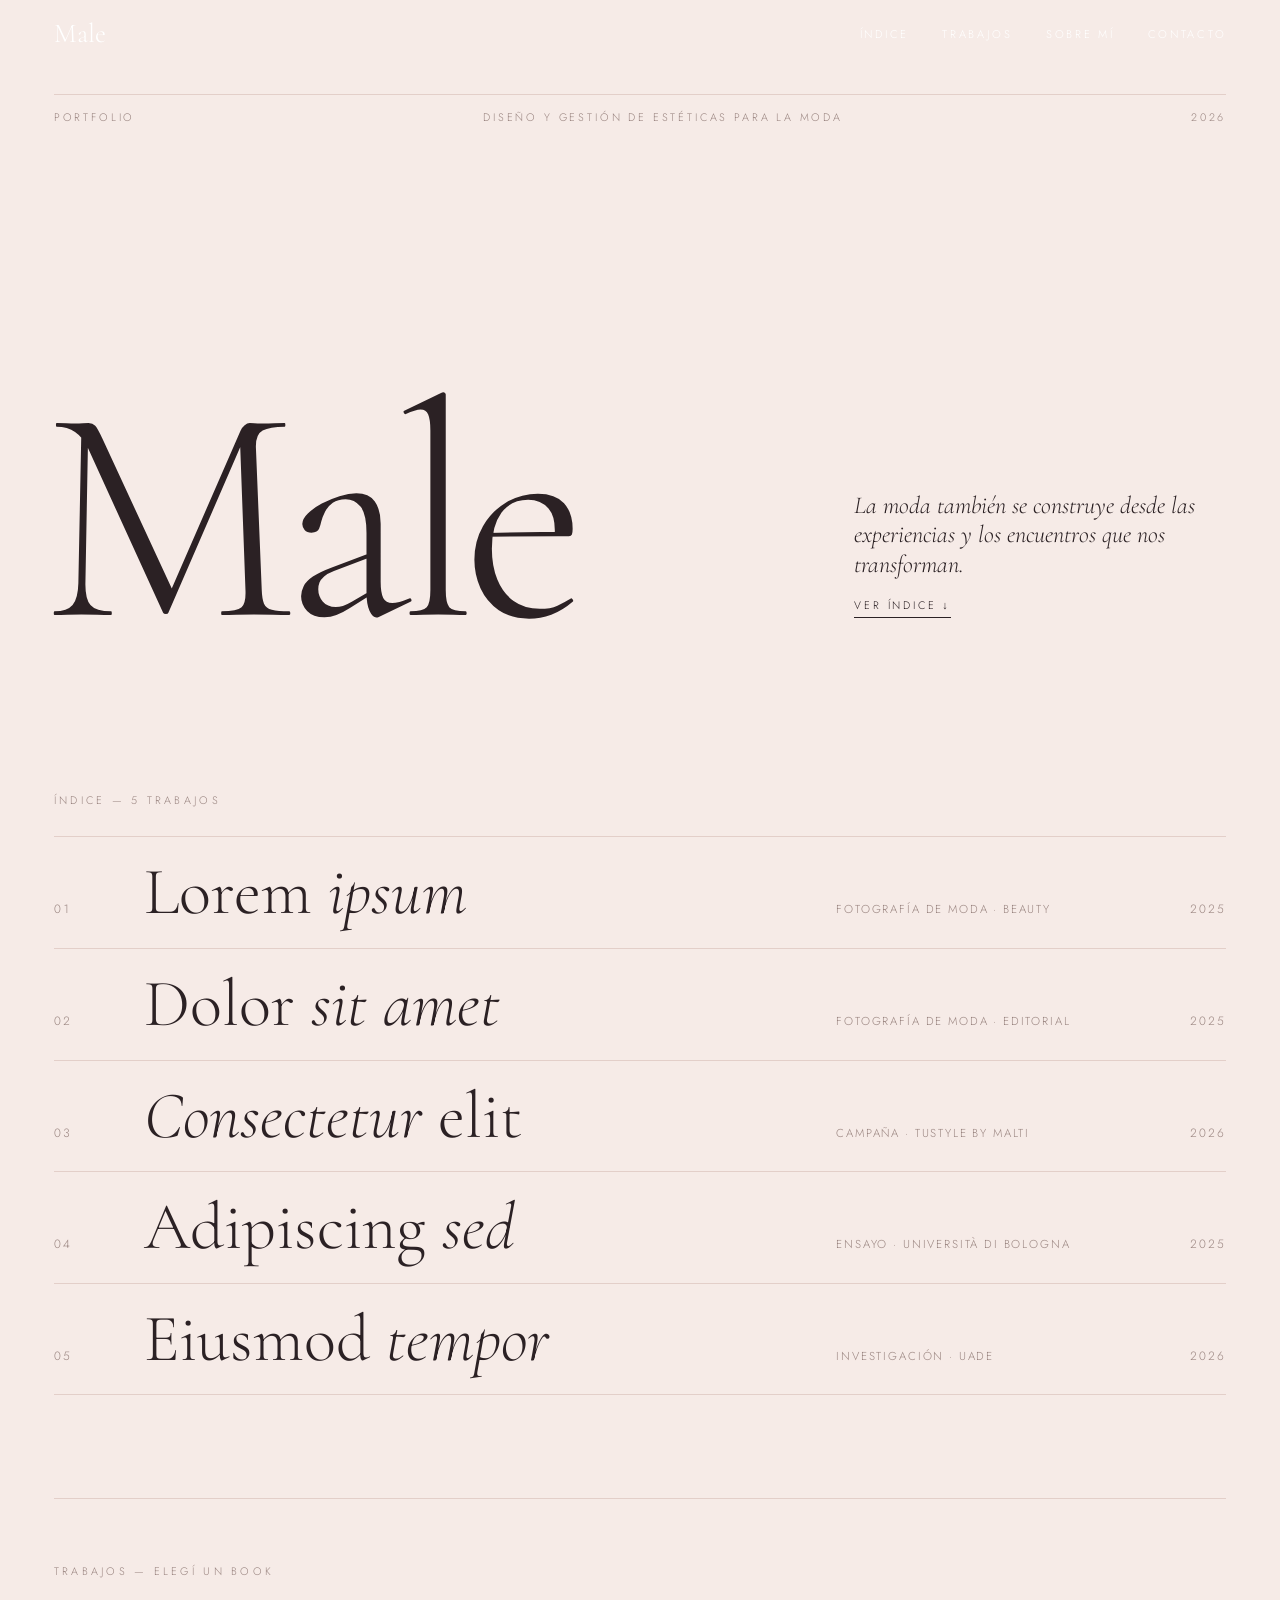
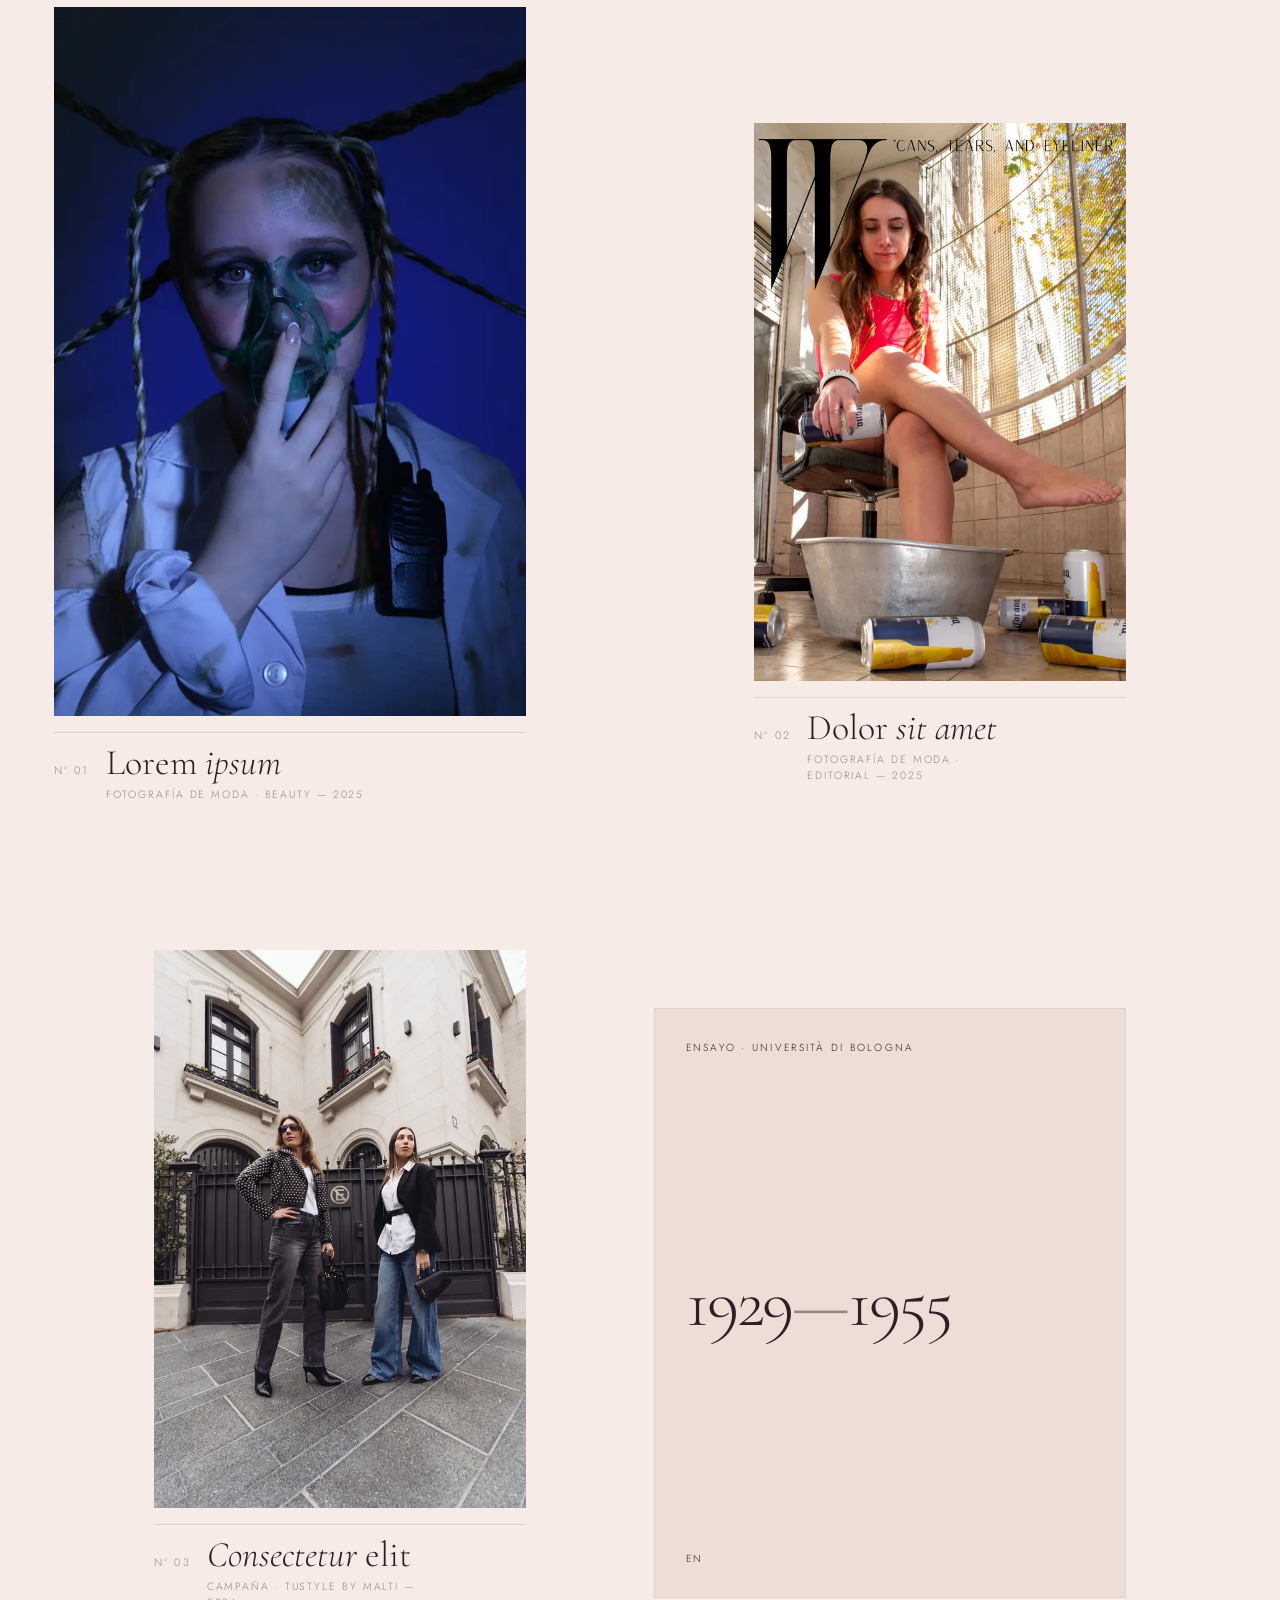
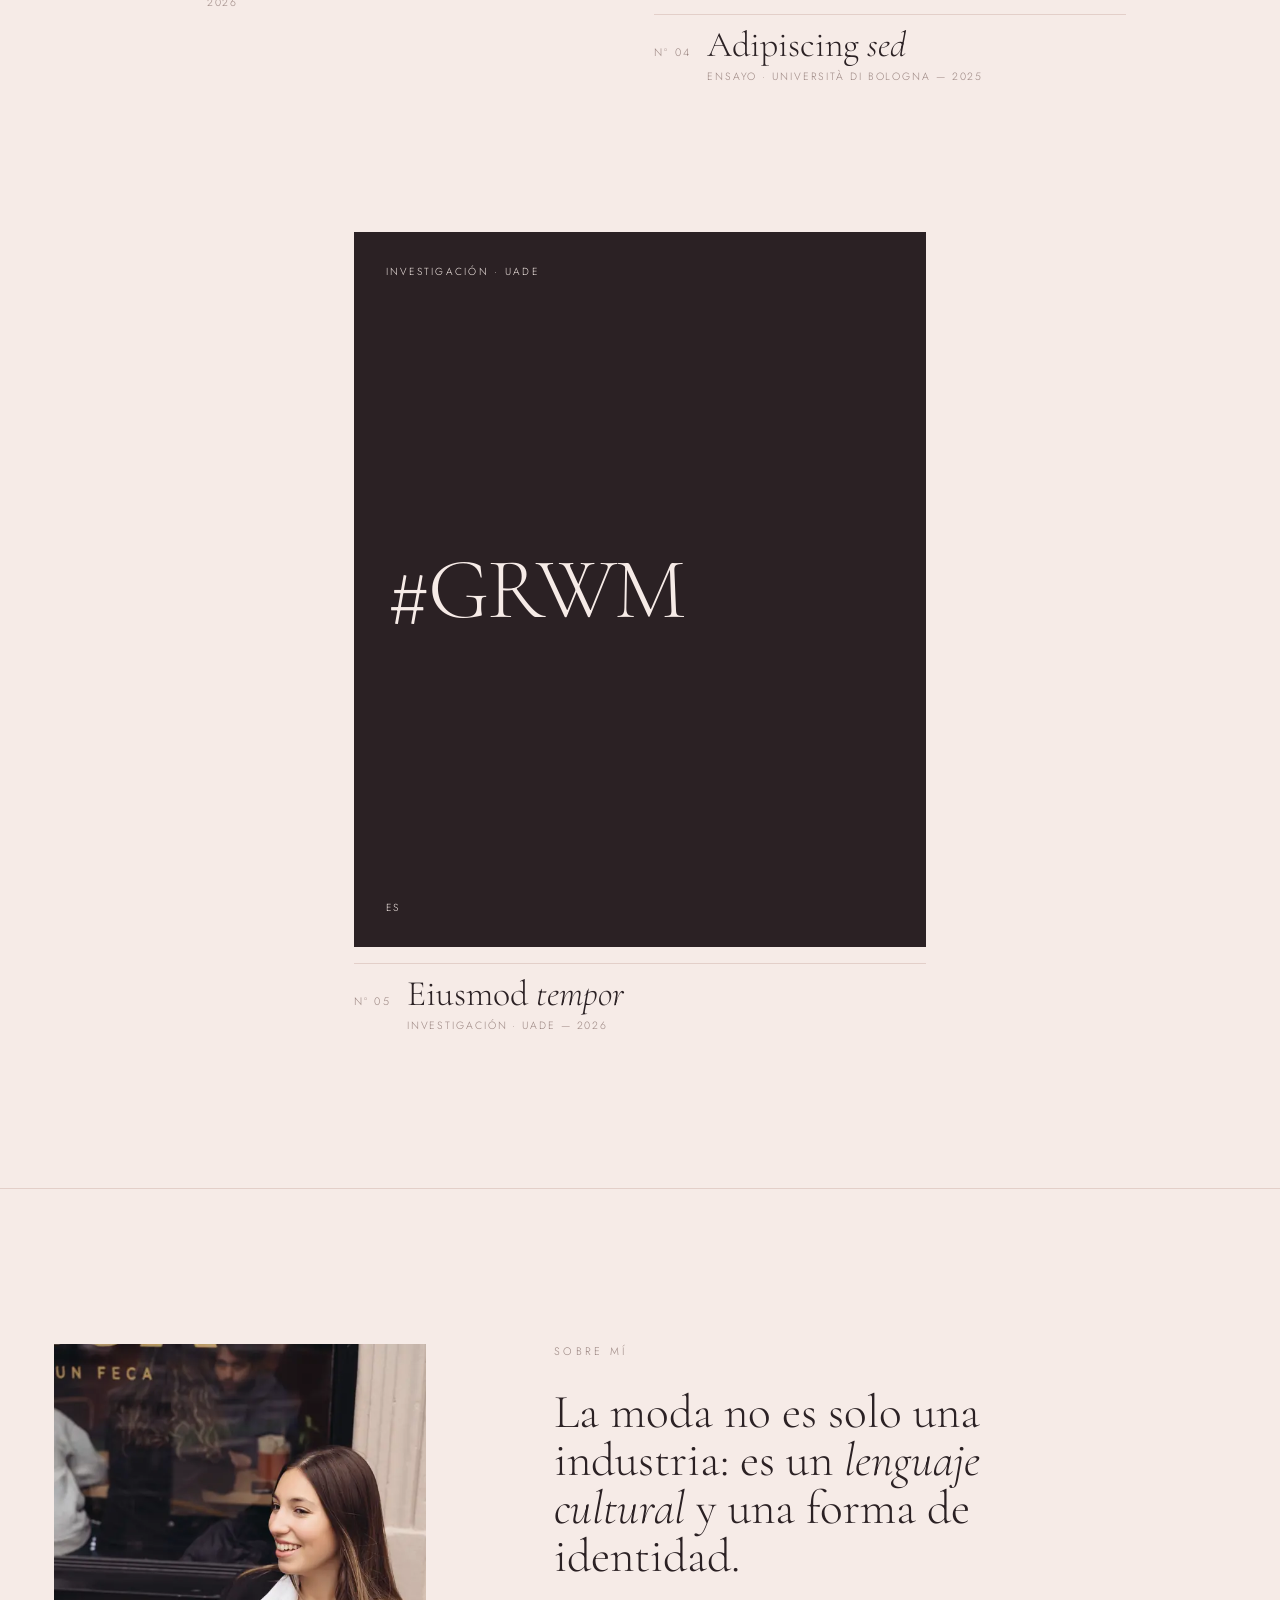
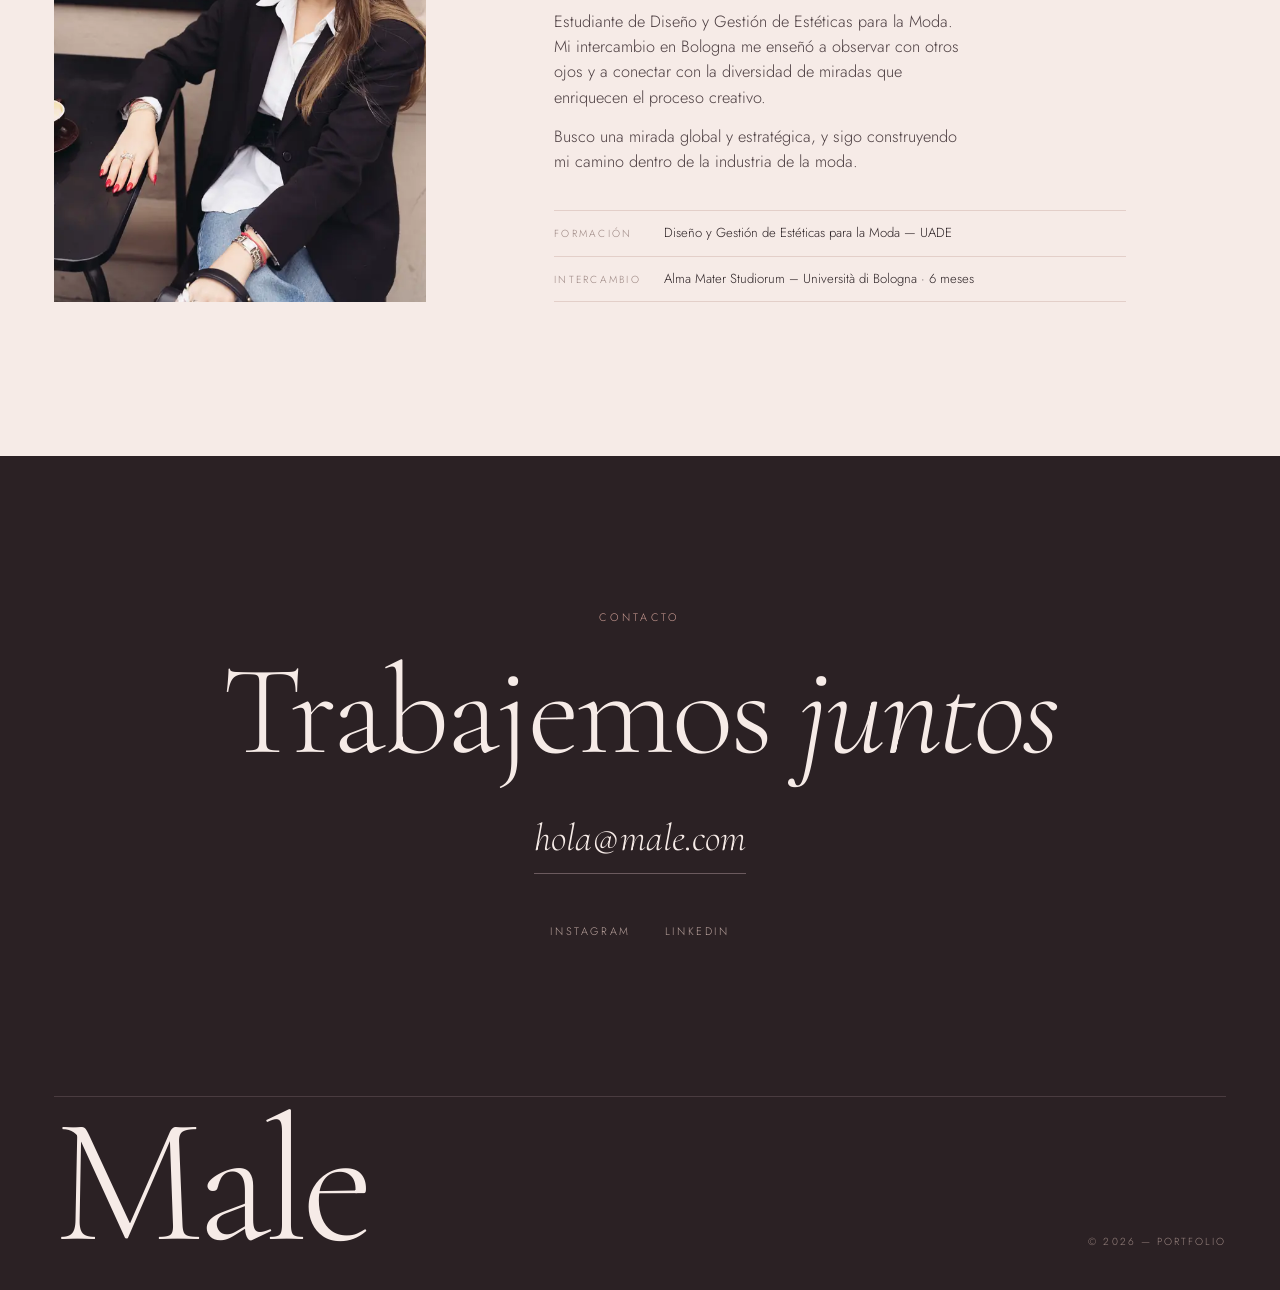
<file: index.html>
<!DOCTYPE html>
<html lang="es">
<head>
<meta charset="UTF-8">
<meta name="viewport" content="width=device-width, initial-scale=1.0">
<title>Male — Portfolio</title>
<meta name="description" content="Male — portfolio de diseño y gestión de estéticas para la moda. Fotografía de moda, campañas y escritos.">
<meta property="og:title" content="Male — Portfolio">
<meta property="og:description" content="Male — portfolio de diseño y gestión de estéticas para la moda. Fotografía de moda, campañas y escritos.">
<meta property="og:image" content="fotos/alien/04-l.webp">
<meta name="theme-color" content="#f6ebe7">
<link rel="icon" href="data:image/svg+xml,%3Csvg xmlns='http://www.w3.org/2000/svg' viewBox='0 0 64 64'%3E%3Crect width='64' height='64' fill='%232b2124'/%3E%3Ctext x='50%25' y='58%25' text-anchor='middle' dominant-baseline='middle' font-family='Georgia,serif' font-size='44' fill='%23f6ebe7'%3EM%3C/text%3E%3C/svg%3E">
<link rel="preconnect" href="https://fonts.googleapis.com">
<link rel="preconnect" href="https://fonts.gstatic.com" crossorigin>
<link href="https://fonts.googleapis.com/css2?family=Cormorant+Garamond:ital,wght@0,300;0,400;1,300;1,400&family=Jost:wght@300;400&display=swap" rel="stylesheet">
<link rel="stylesheet" href="assets/style.css">
<script>document.documentElement.classList.add('js')</script>
</head>
<body class="home">
<div class="prog" aria-hidden="true"></div>
<nav aria-label="Principal">
  <a class="brand" href="index.html">Male</a>
  <ul>
    <li><a href="index.html#indice">Índice</a></li>
    <li><a href="index.html#trabajos">Trabajos</a></li>
    <li><a href="index.html#sobre-mi">Sobre mí</a></li>
    <li><a href="index.html#contacto">Contacto</a></li>
  </ul>
  <button class="menu-btn" aria-expanded="false" aria-label="Abrir menú">Menú</button>
</nav>
<header class="hero" id="top">
  <div class="hero-top"><span>Portfolio</span><span>Diseño y gestión de estéticas para la moda</span><span>2026</span></div>
  <h1 class="mast">Male</h1>
  <div class="hero-side">
    <p>La moda también se construye desde las experiencias y los encuentros que nos transforman.</p>
    <a href="#indice">Ver índice ↓</a>
  </div>
</header>

<section class="index" id="indice" aria-label="Índice">
  <div class="kicker rv">Índice — 5 trabajos</div>
  <ol><li class="rv"><a href="01/index.html" data-prev="fotos/alien/04-s.webp"><span class="ix-no">01</span><span class="ix-t">Lorem <em>ipsum</em></span><span class="ix-c">Fotografía de moda · Beauty</span><span class="ix-y">2025</span></a></li><li class="rv"><a href="02/index.html" data-prev="fotos/latas/01-portada-s.webp"><span class="ix-no">02</span><span class="ix-t">Dolor <em>sit amet</em></span><span class="ix-c">Fotografía de moda · Editorial</span><span class="ix-y">2025</span></a></li><li class="rv"><a href="03/index.html" data-prev="fotos/tustyle/0634-s.webp"><span class="ix-no">03</span><span class="ix-t"><em>Consectetur</em> elit</span><span class="ix-c">Campaña · TuStyle by Malti</span><span class="ix-y">2026</span></a></li><li class="rv"><a href="04/index.html" data-prev=""><span class="ix-no">04</span><span class="ix-t">Adipiscing <em>sed</em></span><span class="ix-c">Ensayo · Università di Bologna</span><span class="ix-y">2025</span></a></li><li class="rv"><a href="05/index.html" data-prev=""><span class="ix-no">05</span><span class="ix-t">Eiusmod <em>tempor</em></span><span class="ix-c">Investigación · UADE</span><span class="ix-y">2026</span></a></li></ol>
  <div class="ix-prev" aria-hidden="true"><img alt=""></div>
</section>

<main class="works" id="trabajos">
  <div class="kicker rv">Trabajos — elegí un book</div>
  <div class="wk-grid"><a class="wk rv " href="01/index.html" style="grid-column:1 / span 5" aria-label="Nº 01 — Lorem ipsum"><div class="wk-img"><img src="fotos/alien/04-s.webp" srcset="fotos/alien/04-s.webp 600w, fotos/alien/04-l.webp 1333w" sizes="(max-width: 820px) 100vw, 42vw" width="1333" height="2000" loading="eager" fetchpriority="high" decoding="async" alt=""></div><div class="wk-cap"><span class="wk-no">Nº 01</span><span class="wk-t">Lorem <em>ipsum</em></span><span class="wk-m">Fotografía de moda · Beauty — 2025</span><span class="wk-go">Ver book →</span></div></a><a class="wk rv drop" href="02/index.html" style="grid-column:8 / span 4" aria-label="Nº 02 — Dolor sit amet"><div class="wk-img"><img src="fotos/latas/01-portada-s.webp" srcset="fotos/latas/01-portada-s.webp 600w, fotos/latas/01-portada-l.webp 1333w" sizes="(max-width: 820px) 100vw, 33vw" width="1333" height="2000" loading="eager" fetchpriority="high" decoding="async" alt=""></div><div class="wk-cap"><span class="wk-no">Nº 02</span><span class="wk-t">Dolor <em>sit amet</em></span><span class="wk-m">Fotografía de moda · Editorial — 2025</span><span class="wk-go">Ver book →</span></div></a><a class="wk rv drop-s" href="03/index.html" style="grid-column:2 / span 4" aria-label="Nº 03 — Consectetur elit"><div class="wk-img"><img src="fotos/tustyle/0634-s.webp" srcset="fotos/tustyle/0634-s.webp 600w, fotos/tustyle/0634-l.webp 1333w" sizes="(max-width: 820px) 100vw, 33vw" width="1333" height="2000" loading="lazy" decoding="async" alt=""></div><div class="wk-cap"><span class="wk-no">Nº 03</span><span class="wk-t"><em>Consectetur</em> elit</span><span class="wk-m">Campaña · TuStyle by Malti — 2026</span><span class="wk-go">Ver book →</span></div></a><a class="wk rv drop" href="04/index.html" style="grid-column:7 / span 5" aria-label="Nº 04 — Adipiscing sed"><div class="wk-doc"><span>Ensayo · Università di Bologna</span><b>1929<i>—</i>1955</b><span>EN</span></div><div class="wk-cap"><span class="wk-no">Nº 04</span><span class="wk-t">Adipiscing <em>sed</em></span><span class="wk-m">Ensayo · Università di Bologna — 2025</span><span class="wk-go">Ver book →</span></div></a><a class="wk rv drop-s" href="05/index.html" style="grid-column:4 / span 6" aria-label="Nº 05 — Eiusmod tempor"><div class="wk-doc inv"><span>Investigación · UADE</span><b>#GRWM</b><span>ES</span></div><div class="wk-cap"><span class="wk-no">Nº 05</span><span class="wk-t">Eiusmod <em>tempor</em></span><span class="wk-m">Investigación · UADE — 2026</span><span class="wk-go">Ver book →</span></div></a></div>
</main>

<section class="about" id="sobre-mi" aria-label="Sobre mí">
  <figure class="f rv" data-g="about" data-k="0353" data-l="fotos/tustyle/0353-l.webp"><img src="fotos/tustyle/0353-s.webp" srcset="fotos/tustyle/0353-s.webp 600w, fotos/tustyle/0353-l.webp 1333w" sizes="(max-width: 820px) 100vw, 33vw" width="1333" height="2000" loading="lazy" decoding="async" alt=""></figure>
  <div class="about-txt rv">
    <div class="kicker">Sobre mí</div>
    <h2>La moda no es solo una industria: es un <em>lenguaje cultural</em> y una forma de identidad.</h2>
    <p>Estudiante de Diseño y Gestión de Estéticas para la Moda. Mi intercambio en Bologna me enseñó a observar con otros ojos y a conectar con la diversidad de miradas que enriquecen el proceso creativo.</p>
    <p>Busco una mirada global y estratégica, y sigo construyendo mi camino dentro de la industria de la moda.</p>
    <dl class="facts">
      <dt>Formación</dt><dd>Diseño y Gestión de Estéticas para la Moda — UADE</dd>
      <dt>Intercambio</dt><dd>Alma Mater Studiorum – Università di Bologna · 6 meses</dd>
    </dl>
  </div>
</section>

<footer class="contact" id="contacto">
  <div class="kicker">Contacto</div>
  <h2>Trabajemos <em>juntos</em></h2>
  <a class="mail" href="mailto:hola@male.com">hola@male.com</a>
  <ul class="socials"><li><a href="#">Instagram</a></li><li><a href="https://www.linkedin.com/in/malena-lucia-acosta-5048053a7/" target="_blank" rel="noopener">LinkedIn</a></li></ul>
  <div class="foot"><b>Male</b><span>© 2026 — Portfolio</span></div>
</footer>
<div class="lb" role="dialog" aria-modal="true" aria-hidden="true" aria-label="Visor de imágenes">
  <div class="lb-bar"><span class="lb-title"></span><span class="lb-count"></span><button class="lb-close">Cerrar ✕</button></div>
  <div class="lb-stage"><img alt=""><button class="lb-nav lb-prev" aria-label="Anterior">←</button><button class="lb-nav lb-next" aria-label="Siguiente">→</button></div>
</div>
<div class="cur" aria-hidden="true">Ver</div>
<script src="assets/site.js" defer></script>
</body>
</html>
</file>
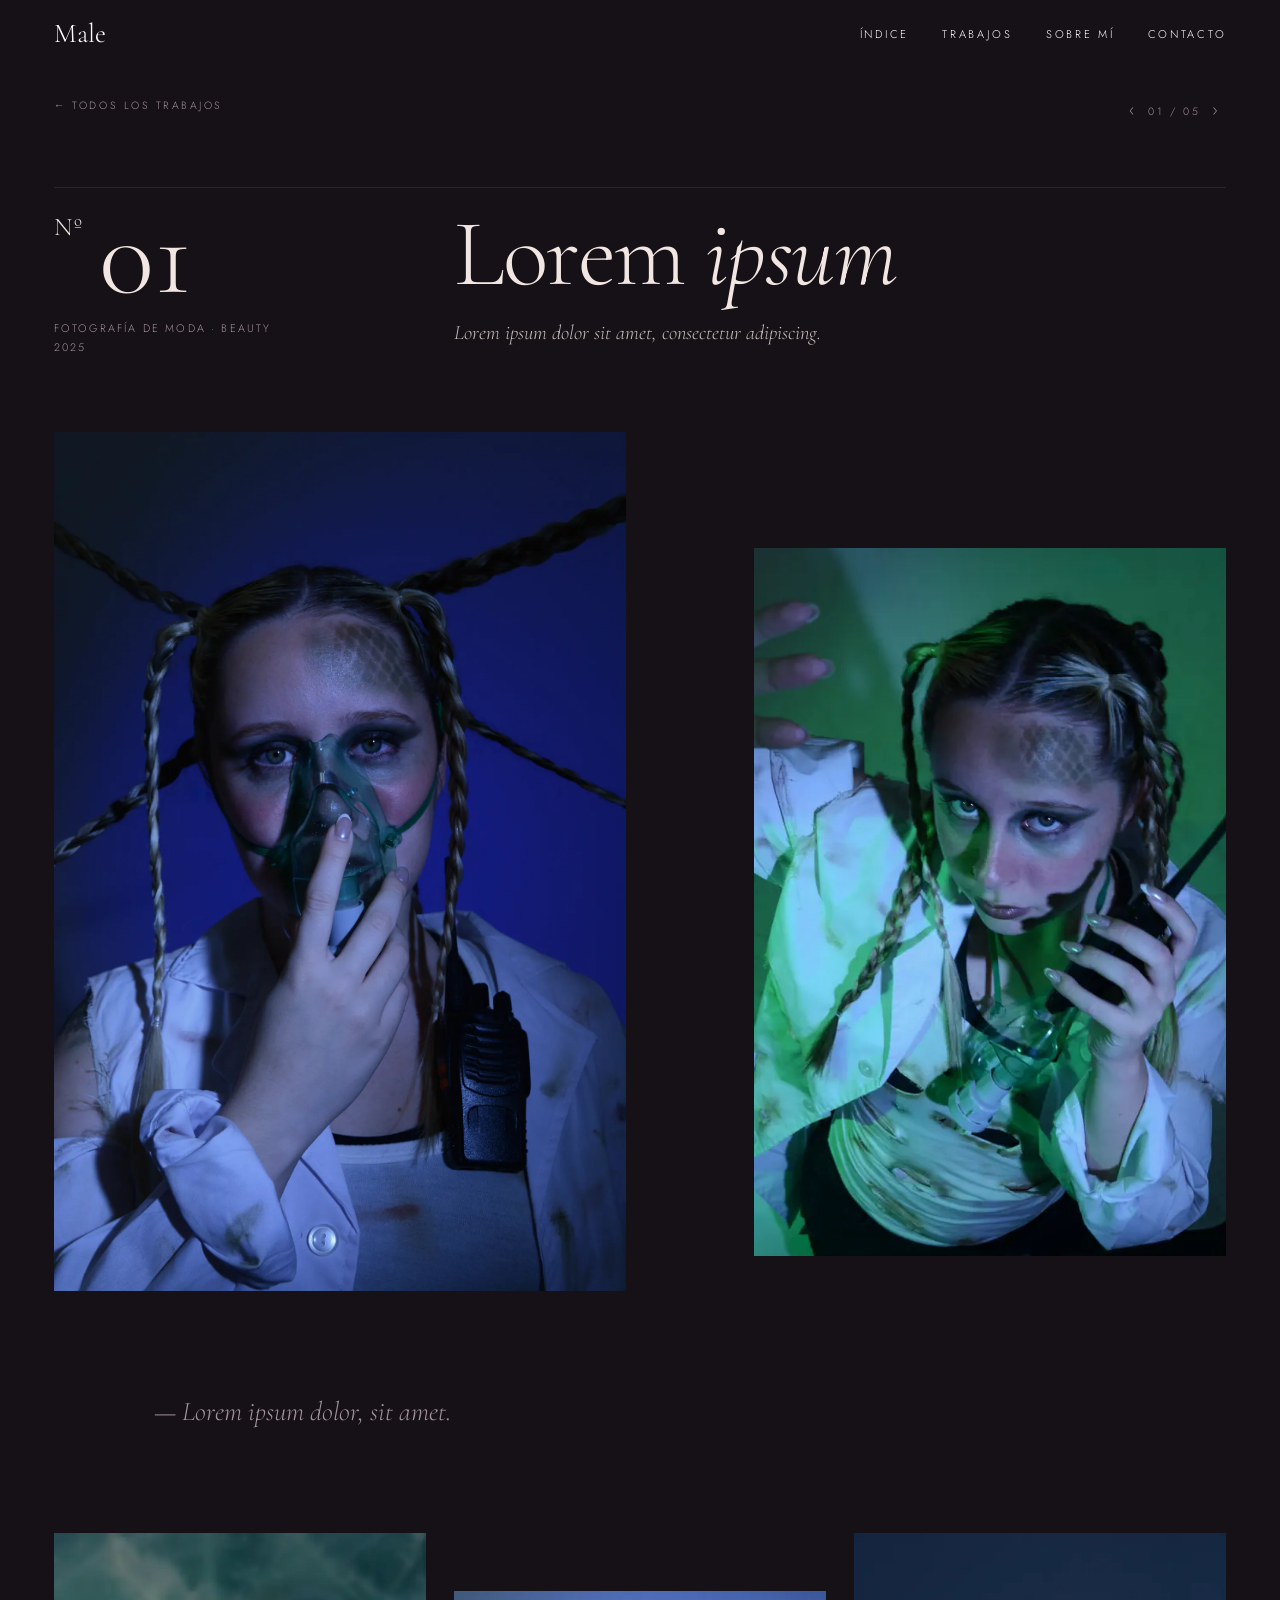
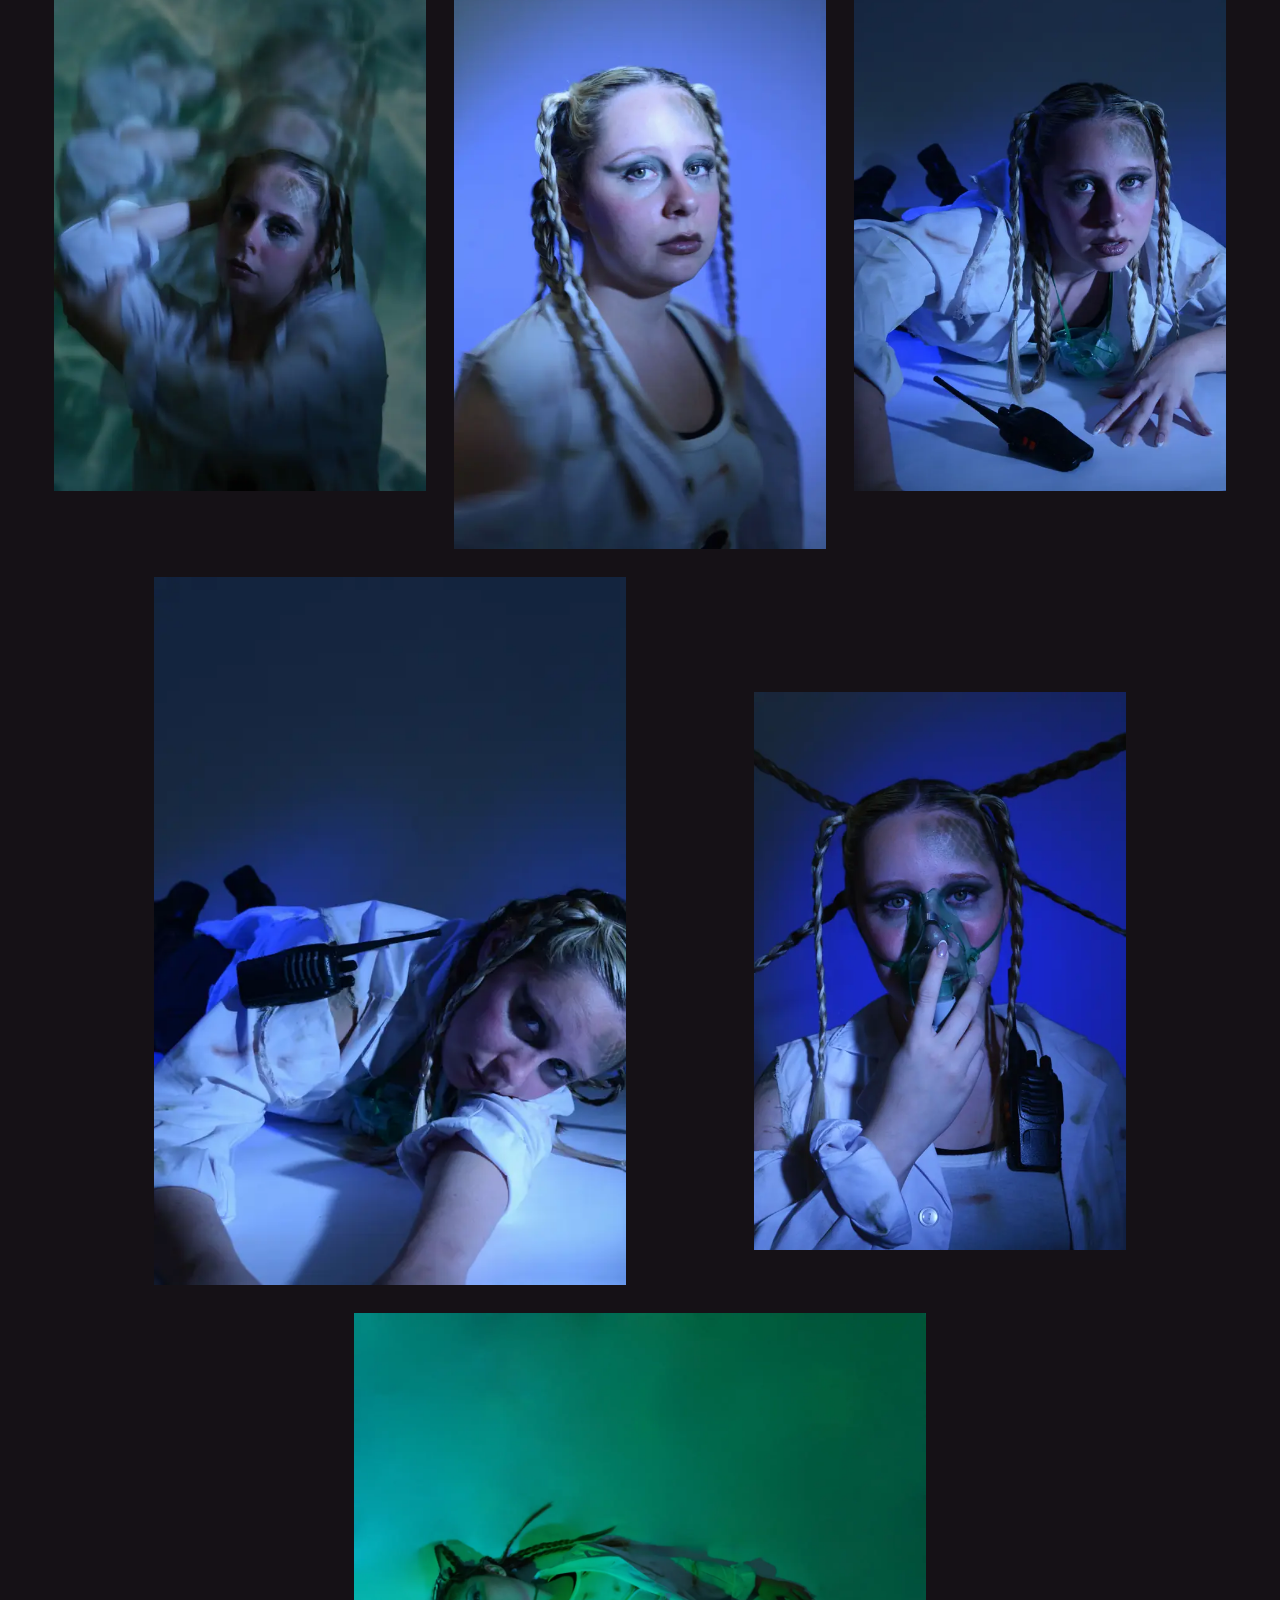
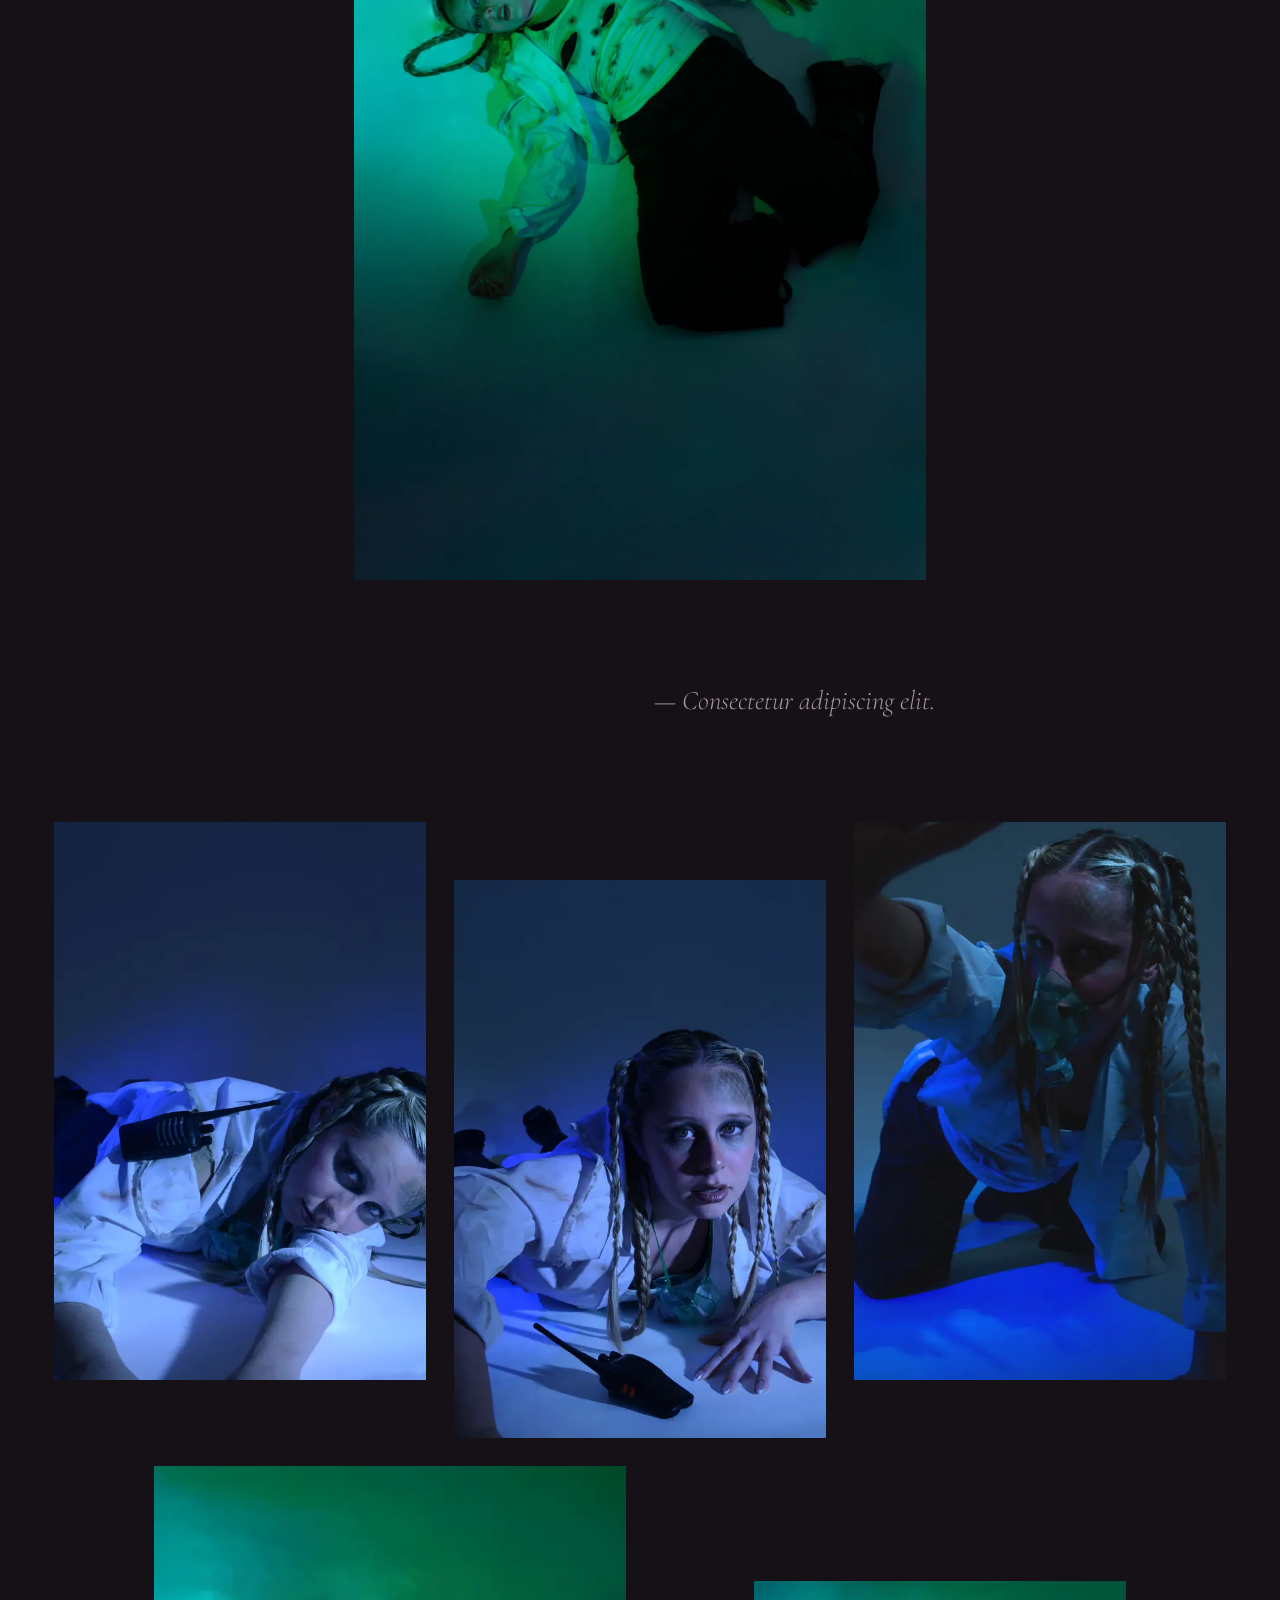
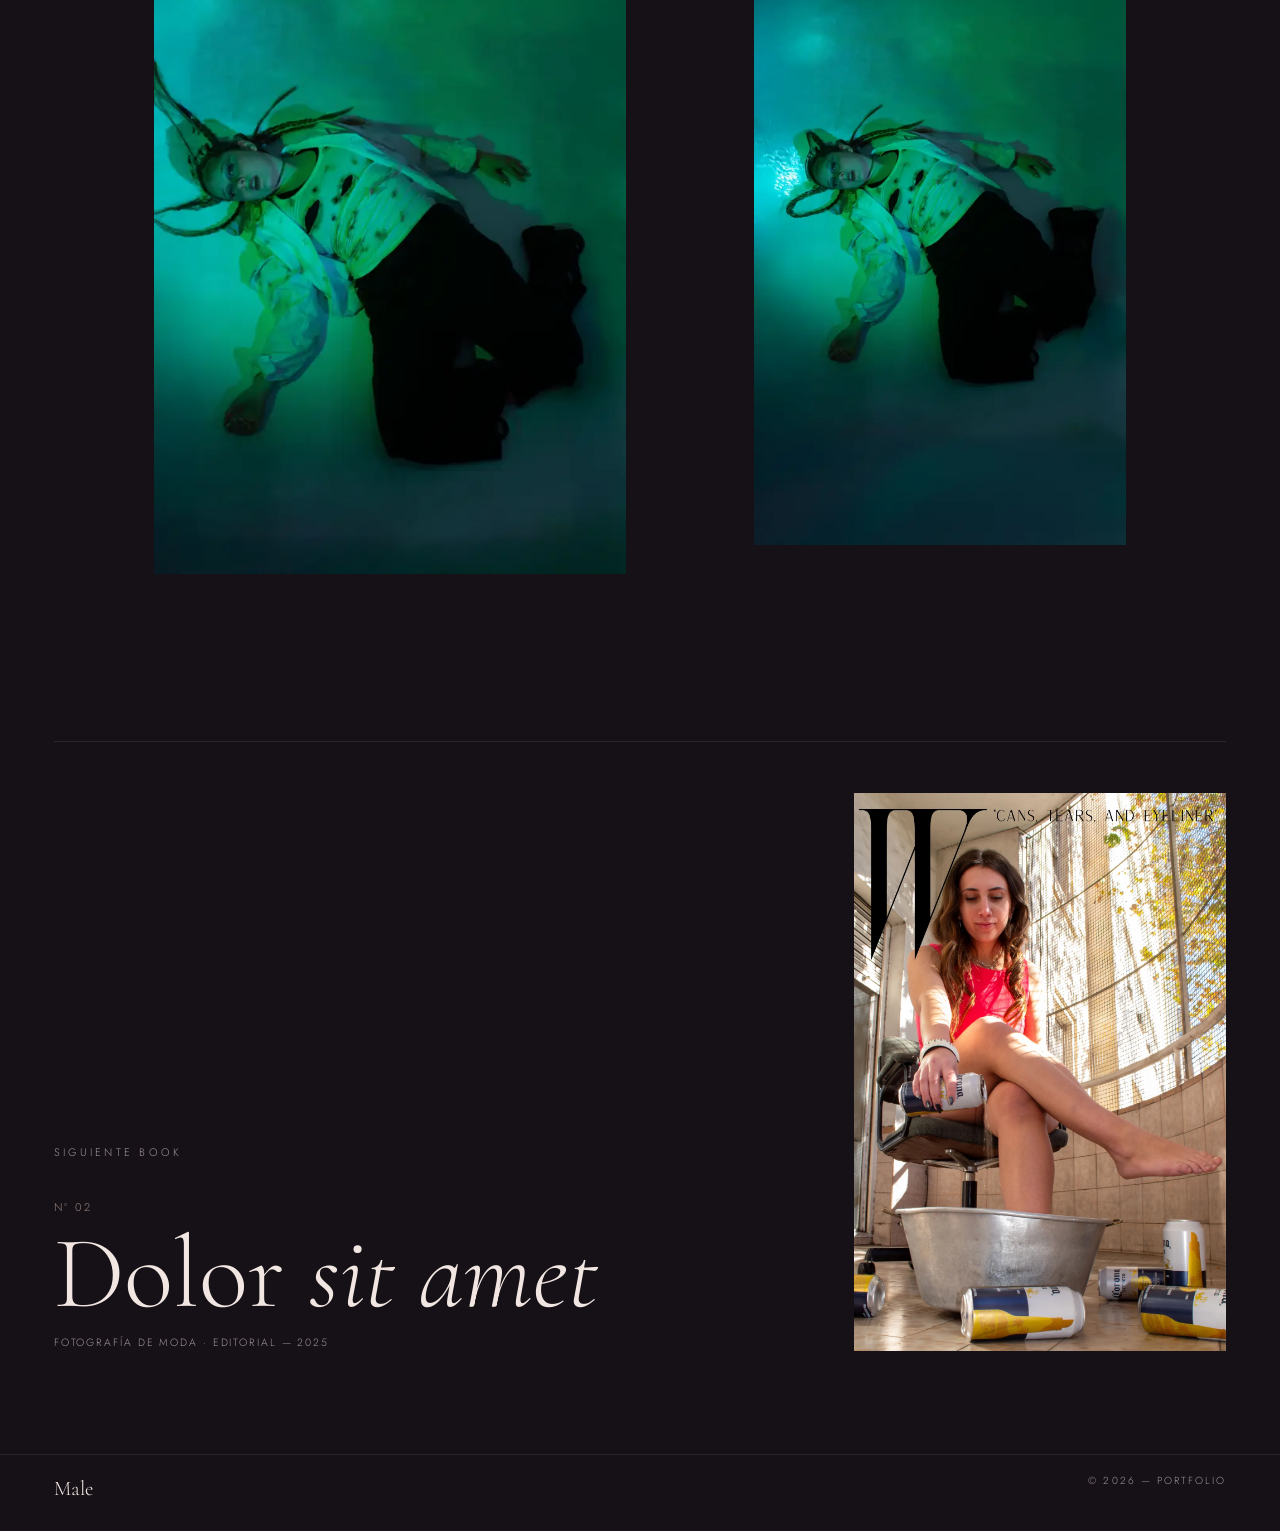
<file: 01/index.html>
<!DOCTYPE html>
<html lang="es">
<head>
<meta charset="UTF-8">
<meta name="viewport" content="width=device-width, initial-scale=1.0">
<title>Nº 01 Lorem ipsum — Male</title>
<meta name="description" content="Fotografía de moda · Beauty, 2025.">
<meta property="og:title" content="Nº 01 Lorem ipsum — Male">
<meta property="og:description" content="Fotografía de moda · Beauty, 2025.">
<meta property="og:image" content="../fotos/alien/04-l.webp">
<meta name="theme-color" content="#f6ebe7">
<link rel="icon" href="data:image/svg+xml,%3Csvg xmlns='http://www.w3.org/2000/svg' viewBox='0 0 64 64'%3E%3Crect width='64' height='64' fill='%232b2124'/%3E%3Ctext x='50%25' y='58%25' text-anchor='middle' dominant-baseline='middle' font-family='Georgia,serif' font-size='44' fill='%23f6ebe7'%3EM%3C/text%3E%3C/svg%3E">
<link rel="preconnect" href="https://fonts.googleapis.com">
<link rel="preconnect" href="https://fonts.gstatic.com" crossorigin>
<link href="https://fonts.googleapis.com/css2?family=Cormorant+Garamond:ital,wght@0,300;0,400;1,300;1,400&family=Jost:wght@300;400&display=swap" rel="stylesheet">
<link rel="stylesheet" href="../assets/style.css">
<script>document.documentElement.classList.add('js')</script>
</head>
<body class="book dark" data-work="Nº 01">
<div class="prog" aria-hidden="true"></div>
<nav aria-label="Principal">
  <a class="brand" href="../index.html">Male</a>
  <ul>
    <li><a href="../index.html#indice">Índice</a></li>
    <li><a href="../index.html#trabajos">Trabajos</a></li>
    <li><a href="../index.html#sobre-mi">Sobre mí</a></li>
    <li><a href="../index.html#contacto">Contacto</a></li>
  </ul>
  <button class="menu-btn" aria-expanded="false" aria-label="Abrir menú">Menú</button>
</nav>
<main class="bk">
  <div class="bk-bar rv">
    <a href="../index.html#trabajos">← Todos los trabajos</a>
    <span><a href="../05/index.html" aria-label="Book anterior">‹</a> 01 / 05 <a href="../02/index.html" aria-label="Book siguiente">›</a></span>
  </div>
  <header class="ch-head rv">
    <div class="ch-no"><span>Nº</span>01</div>
    <div class="ch-meta"><span>Fotografía de moda · Beauty</span><span>2025</span></div>
    <h1 class="ch-title">Lorem <em>ipsum</em></h1>
    <p class="ch-line">Lorem ipsum dolor sit amet, consectetur adipiscing.</p>
  </header>
  
  <div class="row"><figure class="f rv " style="grid-column:1 / span 6" data-g="alien" data-k="04" data-l="../fotos/alien/04-l.webp"><img src="../fotos/alien/04-s.webp" srcset="../fotos/alien/04-s.webp 600w, ../fotos/alien/04-l.webp 1333w" sizes="(max-width: 820px) 100vw, 50vw" width="1333" height="2000" loading="eager" fetchpriority="high" decoding="async" alt=""></figure><figure class="f rv drop" style="grid-column:8 / span 5" data-g="alien" data-k="06" data-l="../fotos/alien/06-l.webp"><img src="../fotos/alien/06-s.webp" srcset="../fotos/alien/06-s.webp 600w, ../fotos/alien/06-l.webp 1333w" sizes="(max-width: 820px) 100vw, 42vw" width="1333" height="2000" loading="lazy" decoding="async" alt=""></figure></div>
  <div class="row"><p class="micro rv" style="grid-column:2 / span 5">— Lorem ipsum dolor, sit amet.</p></div>
  <div class="row"><figure class="f rv " style="grid-column:1 / span 4" data-g="alien" data-k="01-portada" data-l="../fotos/alien/01-portada-l.webp"><img src="../fotos/alien/01-portada-s.webp" srcset="../fotos/alien/01-portada-s.webp 600w, ../fotos/alien/01-portada-l.webp 1333w" sizes="(max-width: 820px) 100vw, 33vw" width="1333" height="2000" loading="lazy" decoding="async" alt=""></figure><figure class="f rv drop-s" style="grid-column:5 / span 4" data-g="alien" data-k="05" data-l="../fotos/alien/05-l.webp"><img src="../fotos/alien/05-s.webp" srcset="../fotos/alien/05-s.webp 600w, ../fotos/alien/05-l.webp 1333w" sizes="(max-width: 820px) 100vw, 33vw" width="1333" height="2000" loading="lazy" decoding="async" alt=""></figure><figure class="f rv " style="grid-column:9 / span 4" data-g="alien" data-k="03" data-l="../fotos/alien/03-l.webp"><img src="../fotos/alien/03-s.webp" srcset="../fotos/alien/03-s.webp 600w, ../fotos/alien/03-l.webp 1333w" sizes="(max-width: 820px) 100vw, 33vw" width="1333" height="2000" loading="lazy" decoding="async" alt=""></figure></div>
  <div class="row"><figure class="f rv " style="grid-column:2 / span 5" data-g="alien" data-k="02" data-l="../fotos/alien/02-l.webp"><img src="../fotos/alien/02-s.webp" srcset="../fotos/alien/02-s.webp 600w, ../fotos/alien/02-l.webp 1333w" sizes="(max-width: 820px) 100vw, 42vw" width="1333" height="2000" loading="lazy" decoding="async" alt=""></figure><figure class="f rv drop" style="grid-column:8 / span 4" data-g="alien" data-k="11" data-l="../fotos/alien/11-l.webp"><img src="../fotos/alien/11-s.webp" srcset="../fotos/alien/11-s.webp 600w, ../fotos/alien/11-l.webp 1333w" sizes="(max-width: 820px) 100vw, 33vw" width="1333" height="2000" loading="lazy" decoding="async" alt=""></figure></div>
  <div class="row"><figure class="f rv " style="grid-column:4 / span 6" data-g="alien" data-k="07" data-l="../fotos/alien/07-l.webp"><img src="../fotos/alien/07-s.webp" srcset="../fotos/alien/07-s.webp 594w, ../fotos/alien/07-l.webp 1320w" sizes="(max-width: 820px) 100vw, 50vw" width="1320" height="2000" loading="lazy" decoding="async" alt=""></figure></div>
  <div class="row"><p class="micro rv" style="grid-column:7 / span 5">— Consectetur adipiscing elit.</p></div>
  <div class="row"><figure class="f rv " style="grid-column:1 / span 4" data-g="alien" data-k="08" data-l="../fotos/alien/08-l.webp"><img src="../fotos/alien/08-s.webp" srcset="../fotos/alien/08-s.webp 600w, ../fotos/alien/08-l.webp 1333w" sizes="(max-width: 820px) 100vw, 33vw" width="1333" height="2000" loading="lazy" decoding="async" alt=""></figure><figure class="f rv drop-s" style="grid-column:5 / span 4" data-g="alien" data-k="09" data-l="../fotos/alien/09-l.webp"><img src="../fotos/alien/09-s.webp" srcset="../fotos/alien/09-s.webp 600w, ../fotos/alien/09-l.webp 1333w" sizes="(max-width: 820px) 100vw, 33vw" width="1333" height="2000" loading="lazy" decoding="async" alt=""></figure><figure class="f rv " style="grid-column:9 / span 4" data-g="alien" data-k="10" data-l="../fotos/alien/10-l.webp"><img src="../fotos/alien/10-s.webp" srcset="../fotos/alien/10-s.webp 600w, ../fotos/alien/10-l.webp 1333w" sizes="(max-width: 820px) 100vw, 33vw" width="1333" height="2000" loading="lazy" decoding="async" alt=""></figure></div>
  <div class="row"><figure class="f rv " style="grid-column:2 / span 5" data-g="alien" data-k="12" data-l="../fotos/alien/12-l.webp"><img src="../fotos/alien/12-s.webp" srcset="../fotos/alien/12-s.webp 600w, ../fotos/alien/12-l.webp 1333w" sizes="(max-width: 820px) 100vw, 42vw" width="1333" height="2000" loading="lazy" decoding="async" alt=""></figure><figure class="f rv drop" style="grid-column:8 / span 4" data-g="alien" data-k="13" data-l="../fotos/alien/13-l.webp"><img src="../fotos/alien/13-s.webp" srcset="../fotos/alien/13-s.webp 594w, ../fotos/alien/13-l.webp 1320w" sizes="(max-width: 820px) 100vw, 33vw" width="1320" height="2000" loading="lazy" decoding="async" alt=""></figure></div>
  <a class="next rv" href="../02/index.html">
    <div class="nx-txt"><span class="kicker">Siguiente book</span><span class="nx-no">Nº 02</span>
      <span class="nx-t">Dolor <em>sit amet</em></span><span class="wk-m">Fotografía de moda · Editorial — 2025</span></div>
    <div class="nx-img"><img src="../fotos/latas/01-portada-s.webp" srcset="../fotos/latas/01-portada-s.webp 600w, ../fotos/latas/01-portada-l.webp 1333w" sizes="(max-width: 820px) 100vw, 50vw" width="1333" height="2000" loading="lazy" decoding="async" alt=""></div>
  </a>
</main>
<footer class="mini"><a href="../index.html">Male</a><span>© 2026 — Portfolio</span></footer>
<div class="lb" role="dialog" aria-modal="true" aria-hidden="true" aria-label="Visor de imágenes">
  <div class="lb-bar"><span class="lb-title"></span><span class="lb-count"></span><button class="lb-close">Cerrar ✕</button></div>
  <div class="lb-stage"><img alt=""><button class="lb-nav lb-prev" aria-label="Anterior">←</button><button class="lb-nav lb-next" aria-label="Siguiente">→</button></div>
</div>
<div class="cur" aria-hidden="true">Ver</div>
<script src="../assets/site.js" defer></script>
</body>
</html>
</file>
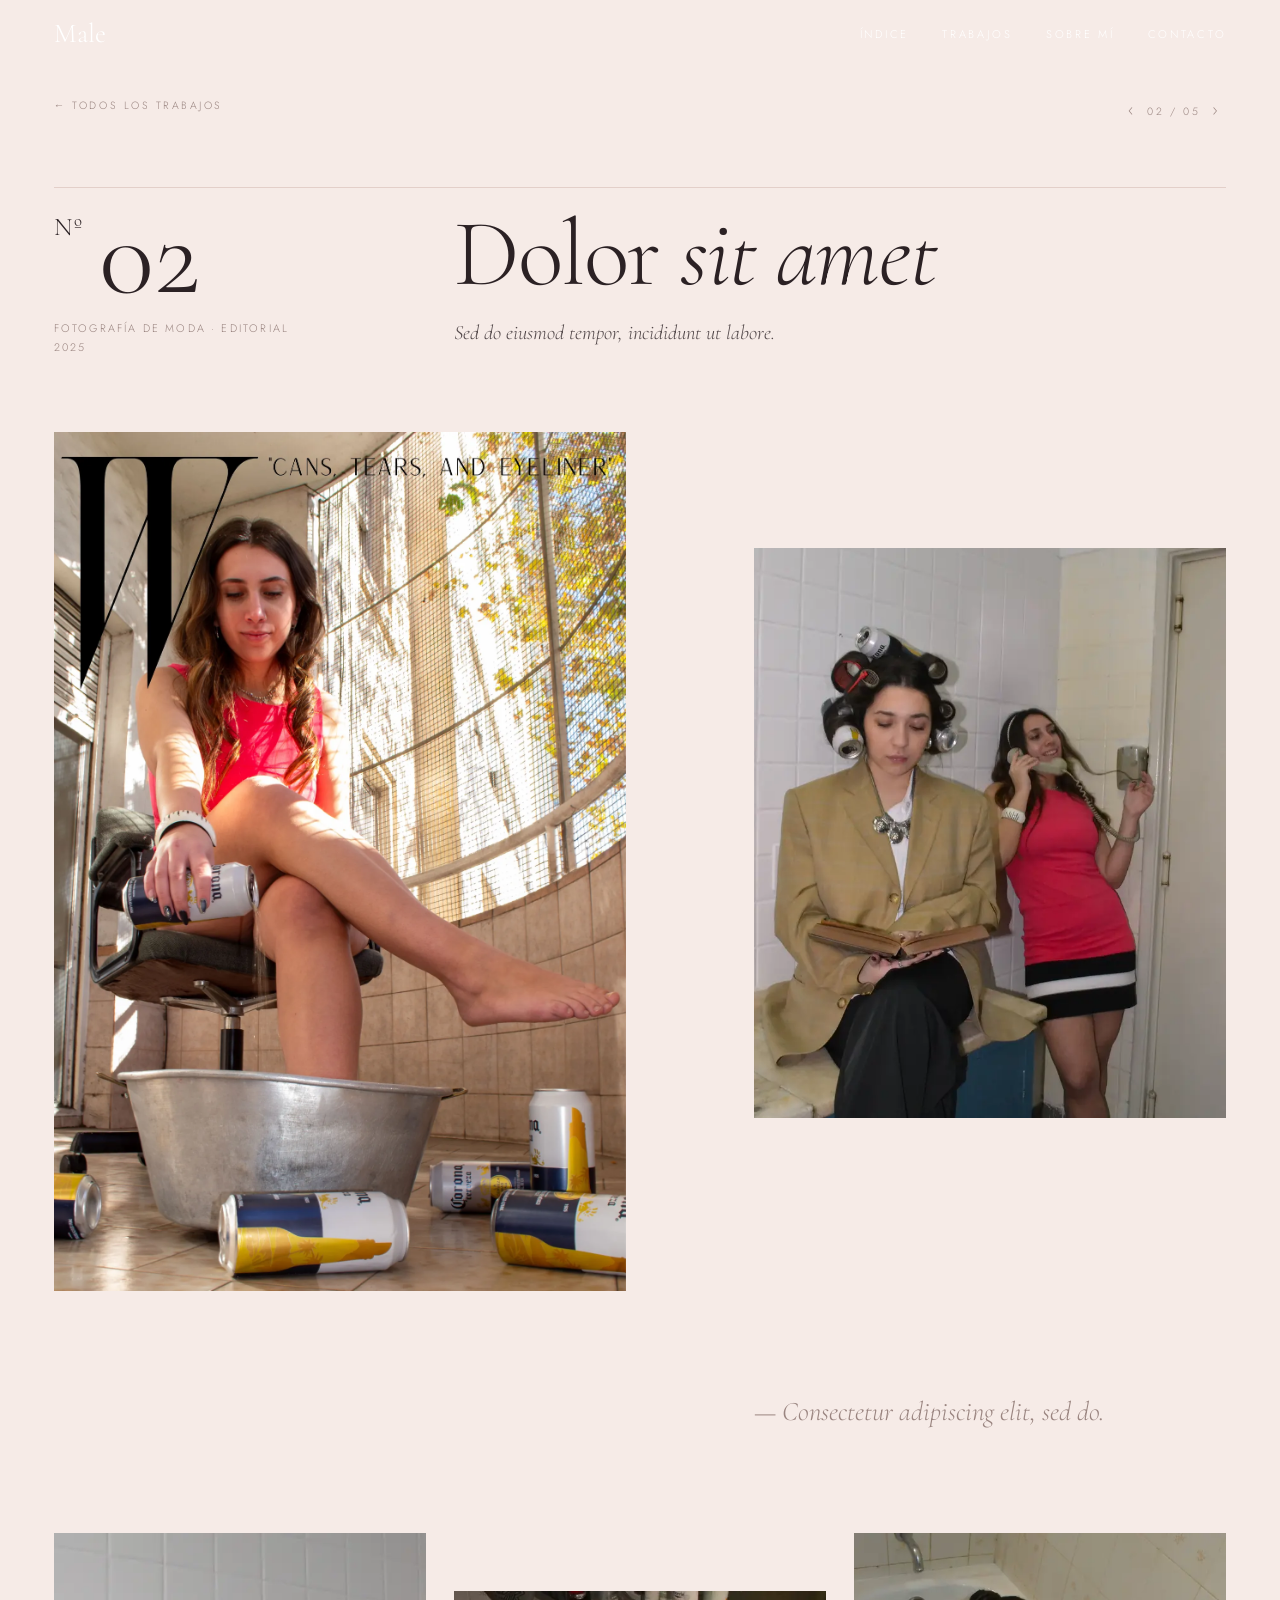
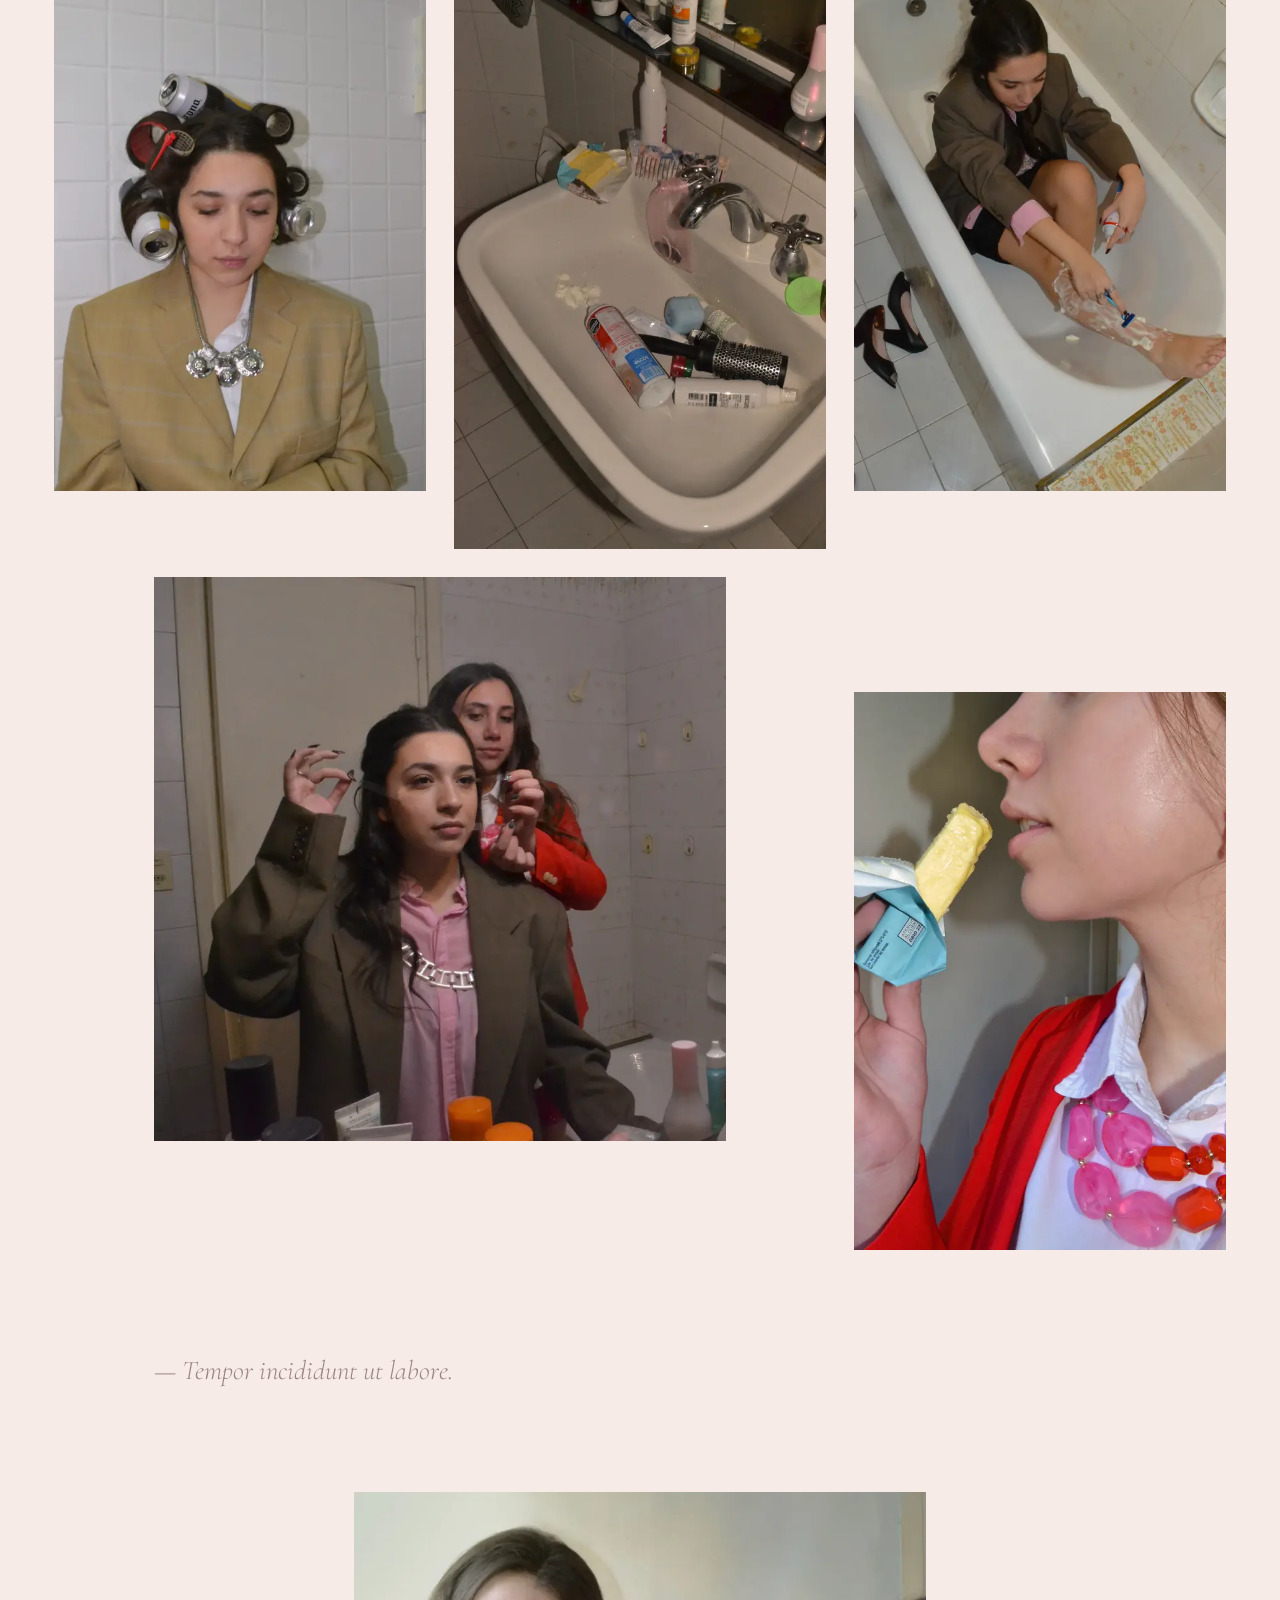
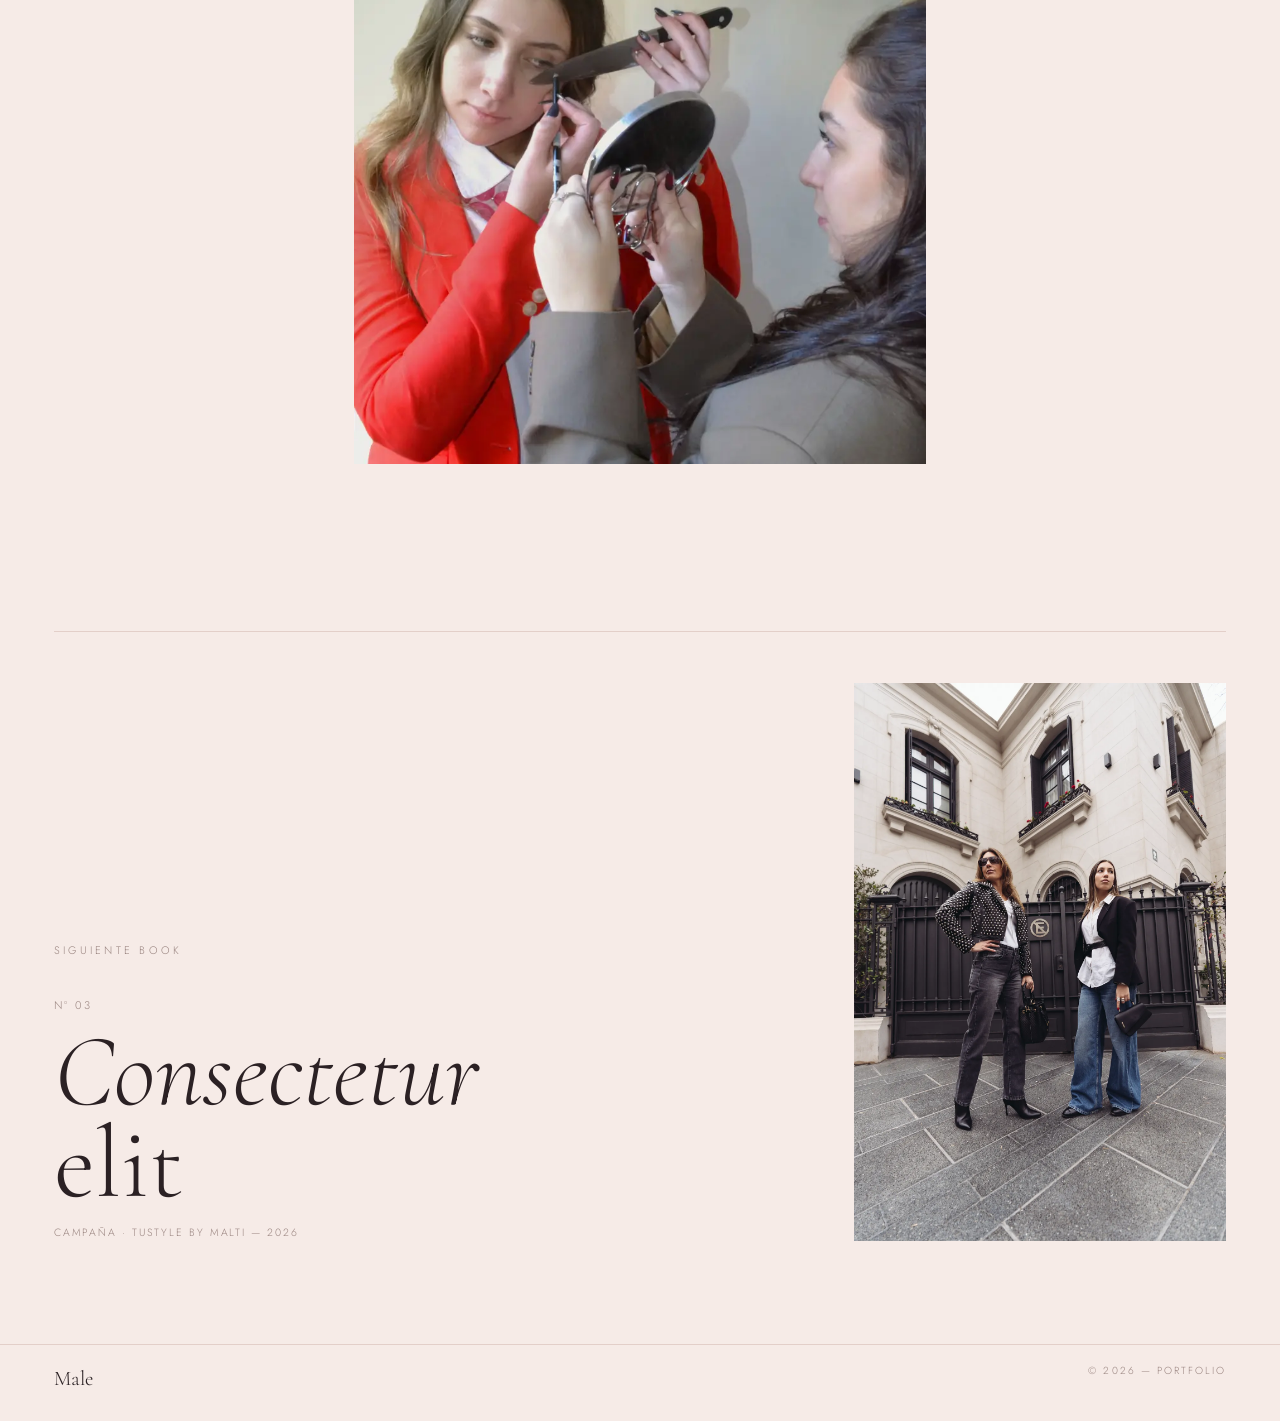
<file: 02/index.html>
<!DOCTYPE html>
<html lang="es">
<head>
<meta charset="UTF-8">
<meta name="viewport" content="width=device-width, initial-scale=1.0">
<title>Nº 02 Dolor sit amet — Male</title>
<meta name="description" content="Fotografía de moda · Editorial, 2025.">
<meta property="og:title" content="Nº 02 Dolor sit amet — Male">
<meta property="og:description" content="Fotografía de moda · Editorial, 2025.">
<meta property="og:image" content="../fotos/latas/01-portada-l.webp">
<meta name="theme-color" content="#f6ebe7">
<link rel="icon" href="data:image/svg+xml,%3Csvg xmlns='http://www.w3.org/2000/svg' viewBox='0 0 64 64'%3E%3Crect width='64' height='64' fill='%232b2124'/%3E%3Ctext x='50%25' y='58%25' text-anchor='middle' dominant-baseline='middle' font-family='Georgia,serif' font-size='44' fill='%23f6ebe7'%3EM%3C/text%3E%3C/svg%3E">
<link rel="preconnect" href="https://fonts.googleapis.com">
<link rel="preconnect" href="https://fonts.gstatic.com" crossorigin>
<link href="https://fonts.googleapis.com/css2?family=Cormorant+Garamond:ital,wght@0,300;0,400;1,300;1,400&family=Jost:wght@300;400&display=swap" rel="stylesheet">
<link rel="stylesheet" href="../assets/style.css">
<script>document.documentElement.classList.add('js')</script>
</head>
<body class="book" data-work="Nº 02">
<div class="prog" aria-hidden="true"></div>
<nav aria-label="Principal">
  <a class="brand" href="../index.html">Male</a>
  <ul>
    <li><a href="../index.html#indice">Índice</a></li>
    <li><a href="../index.html#trabajos">Trabajos</a></li>
    <li><a href="../index.html#sobre-mi">Sobre mí</a></li>
    <li><a href="../index.html#contacto">Contacto</a></li>
  </ul>
  <button class="menu-btn" aria-expanded="false" aria-label="Abrir menú">Menú</button>
</nav>
<main class="bk">
  <div class="bk-bar rv">
    <a href="../index.html#trabajos">← Todos los trabajos</a>
    <span><a href="../01/index.html" aria-label="Book anterior">‹</a> 02 / 05 <a href="../03/index.html" aria-label="Book siguiente">›</a></span>
  </div>
  <header class="ch-head rv">
    <div class="ch-no"><span>Nº</span>02</div>
    <div class="ch-meta"><span>Fotografía de moda · Editorial</span><span>2025</span></div>
    <h1 class="ch-title">Dolor <em>sit amet</em></h1>
    <p class="ch-line">Sed do eiusmod tempor, incididunt ut labore.</p>
  </header>
  
  <div class="row"><figure class="f rv " style="grid-column:1 / span 6" data-g="latas" data-k="01-portada" data-l="../fotos/latas/01-portada-l.webp"><img src="../fotos/latas/01-portada-s.webp" srcset="../fotos/latas/01-portada-s.webp 600w, ../fotos/latas/01-portada-l.webp 1333w" sizes="(max-width: 820px) 100vw, 50vw" width="1333" height="2000" loading="eager" fetchpriority="high" decoding="async" alt=""></figure><figure class="f rv drop" style="grid-column:8 / span 5" data-g="latas" data-k="02" data-l="../fotos/latas/02-l.webp"><img src="../fotos/latas/02-s.webp" srcset="../fotos/latas/02-s.webp 745w, ../fotos/latas/02-l.webp 1655w" sizes="(max-width: 820px) 100vw, 42vw" width="1655" height="2000" loading="lazy" decoding="async" alt=""></figure></div>
  <div class="row"><p class="micro rv" style="grid-column:8 / span 5">— Consectetur adipiscing elit, sed do.</p></div>
  <div class="row"><figure class="f rv " style="grid-column:1 / span 4" data-g="latas" data-k="03" data-l="../fotos/latas/03-l.webp"><img src="../fotos/latas/03-s.webp" srcset="../fotos/latas/03-s.webp 600w, ../fotos/latas/03-l.webp 1333w" sizes="(max-width: 820px) 100vw, 33vw" width="1333" height="2000" loading="lazy" decoding="async" alt=""></figure><figure class="f rv drop-s" style="grid-column:5 / span 4" data-g="latas" data-k="05" data-l="../fotos/latas/05-l.webp"><img src="../fotos/latas/05-s.webp" srcset="../fotos/latas/05-s.webp 600w, ../fotos/latas/05-l.webp 1333w" sizes="(max-width: 820px) 100vw, 33vw" width="1333" height="2000" loading="lazy" decoding="async" alt=""></figure><figure class="f rv " style="grid-column:9 / span 4" data-g="latas" data-k="06" data-l="../fotos/latas/06-l.webp"><img src="../fotos/latas/06-s.webp" srcset="../fotos/latas/06-s.webp 600w, ../fotos/latas/06-l.webp 1333w" sizes="(max-width: 820px) 100vw, 33vw" width="1333" height="2000" loading="lazy" decoding="async" alt=""></figure></div>
  <div class="row"><figure class="f rv " style="grid-column:2 / span 6" data-g="latas" data-k="04" data-l="../fotos/latas/04-l.webp"><img src="../fotos/latas/04-s.webp" srcset="../fotos/latas/04-s.webp 900w, ../fotos/latas/04-l.webp 2000w" sizes="(max-width: 820px) 100vw, 50vw" width="2000" height="1974" loading="lazy" decoding="async" alt=""></figure><figure class="f rv drop" style="grid-column:9 / span 4" data-g="latas" data-k="07" data-l="../fotos/latas/07-l.webp"><img src="../fotos/latas/07-s.webp" srcset="../fotos/latas/07-s.webp 600w, ../fotos/latas/07-l.webp 1333w" sizes="(max-width: 820px) 100vw, 33vw" width="1333" height="2000" loading="lazy" decoding="async" alt=""></figure></div>
  <div class="row"><p class="micro rv" style="grid-column:2 / span 5">— Tempor incididunt ut labore.</p></div>
  <div class="row"><figure class="f rv " style="grid-column:4 / span 6" data-g="latas" data-k="08" data-l="../fotos/latas/08-l.webp"><img src="../fotos/latas/08-s.webp" srcset="../fotos/latas/08-s.webp 900w, ../fotos/latas/08-l.webp 2000w" sizes="(max-width: 820px) 100vw, 50vw" width="2000" height="2000" loading="lazy" decoding="async" alt=""></figure></div>
  <a class="next rv" href="../03/index.html">
    <div class="nx-txt"><span class="kicker">Siguiente book</span><span class="nx-no">Nº 03</span>
      <span class="nx-t"><em>Consectetur</em> elit</span><span class="wk-m">Campaña · TuStyle by Malti — 2026</span></div>
    <div class="nx-img"><img src="../fotos/tustyle/0634-s.webp" srcset="../fotos/tustyle/0634-s.webp 600w, ../fotos/tustyle/0634-l.webp 1333w" sizes="(max-width: 820px) 100vw, 50vw" width="1333" height="2000" loading="lazy" decoding="async" alt=""></div>
  </a>
</main>
<footer class="mini"><a href="../index.html">Male</a><span>© 2026 — Portfolio</span></footer>
<div class="lb" role="dialog" aria-modal="true" aria-hidden="true" aria-label="Visor de imágenes">
  <div class="lb-bar"><span class="lb-title"></span><span class="lb-count"></span><button class="lb-close">Cerrar ✕</button></div>
  <div class="lb-stage"><img alt=""><button class="lb-nav lb-prev" aria-label="Anterior">←</button><button class="lb-nav lb-next" aria-label="Siguiente">→</button></div>
</div>
<div class="cur" aria-hidden="true">Ver</div>
<script src="../assets/site.js" defer></script>
</body>
</html>
</file>
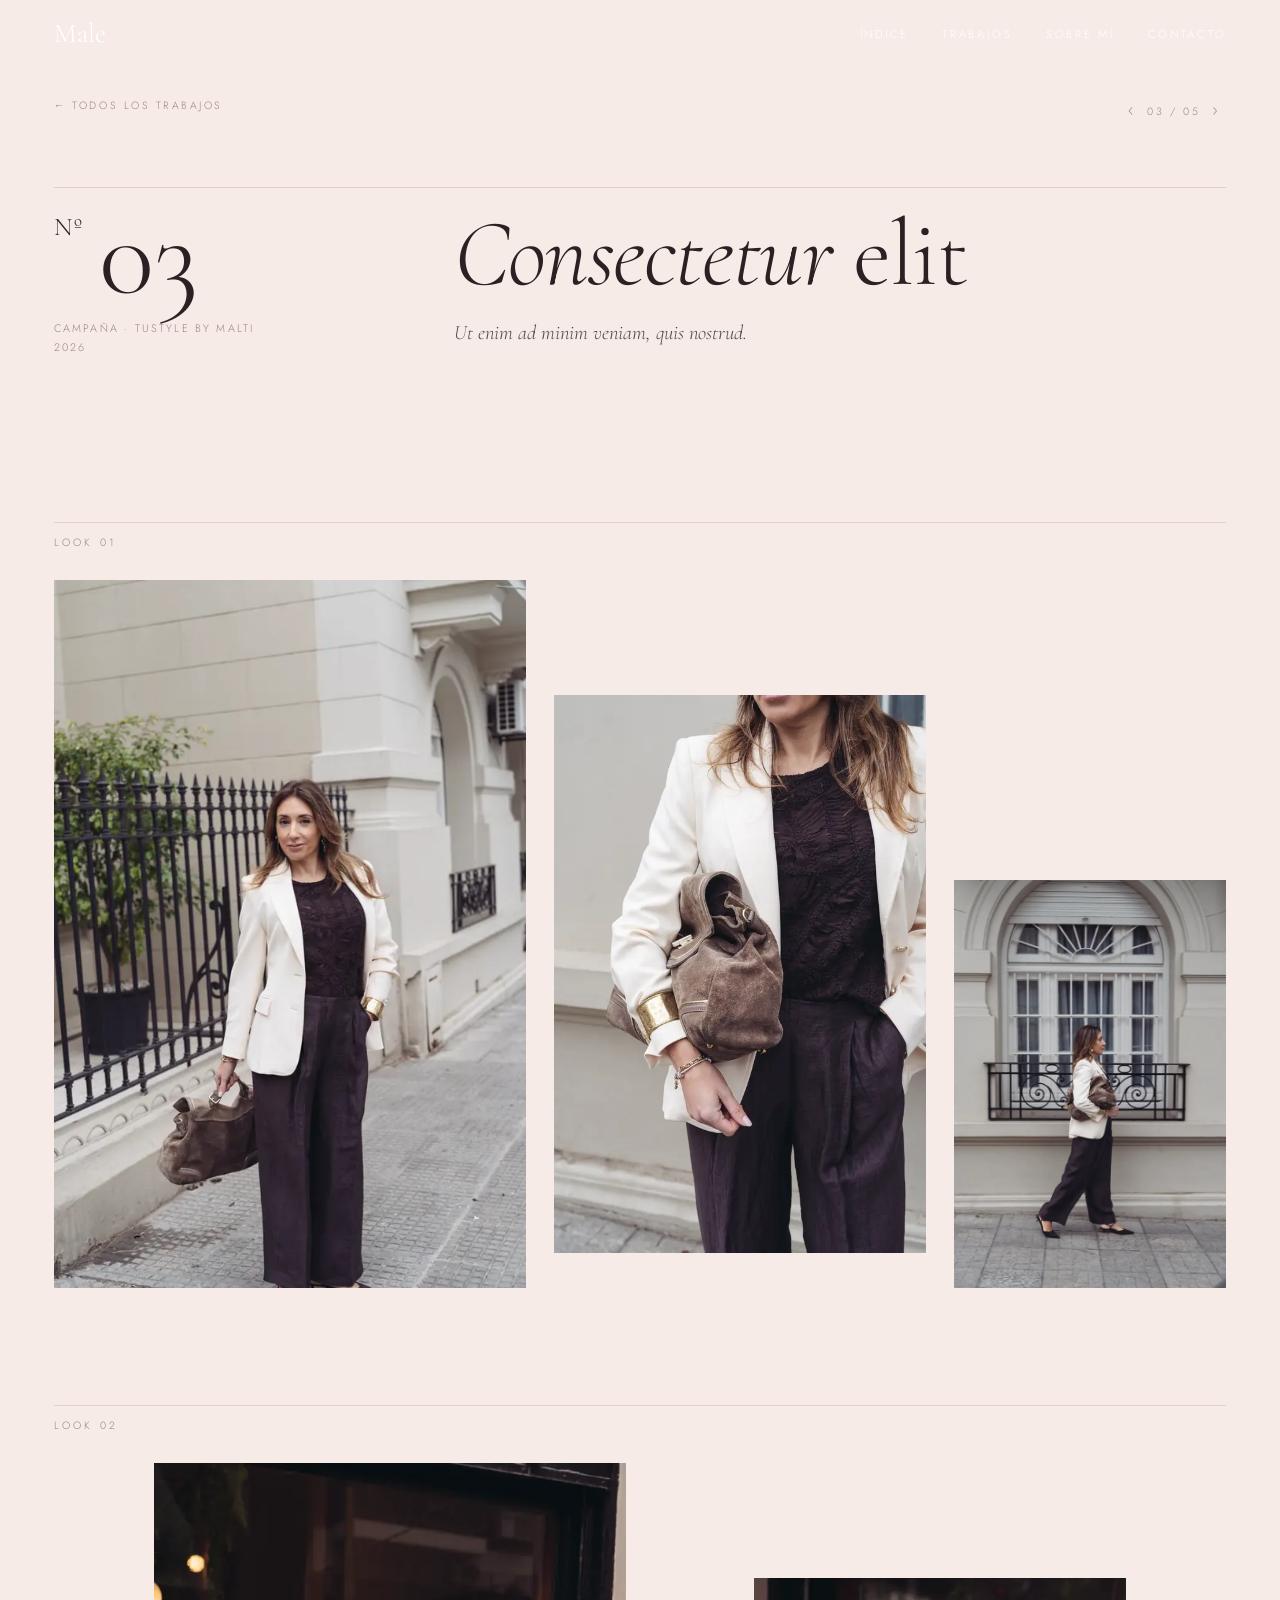
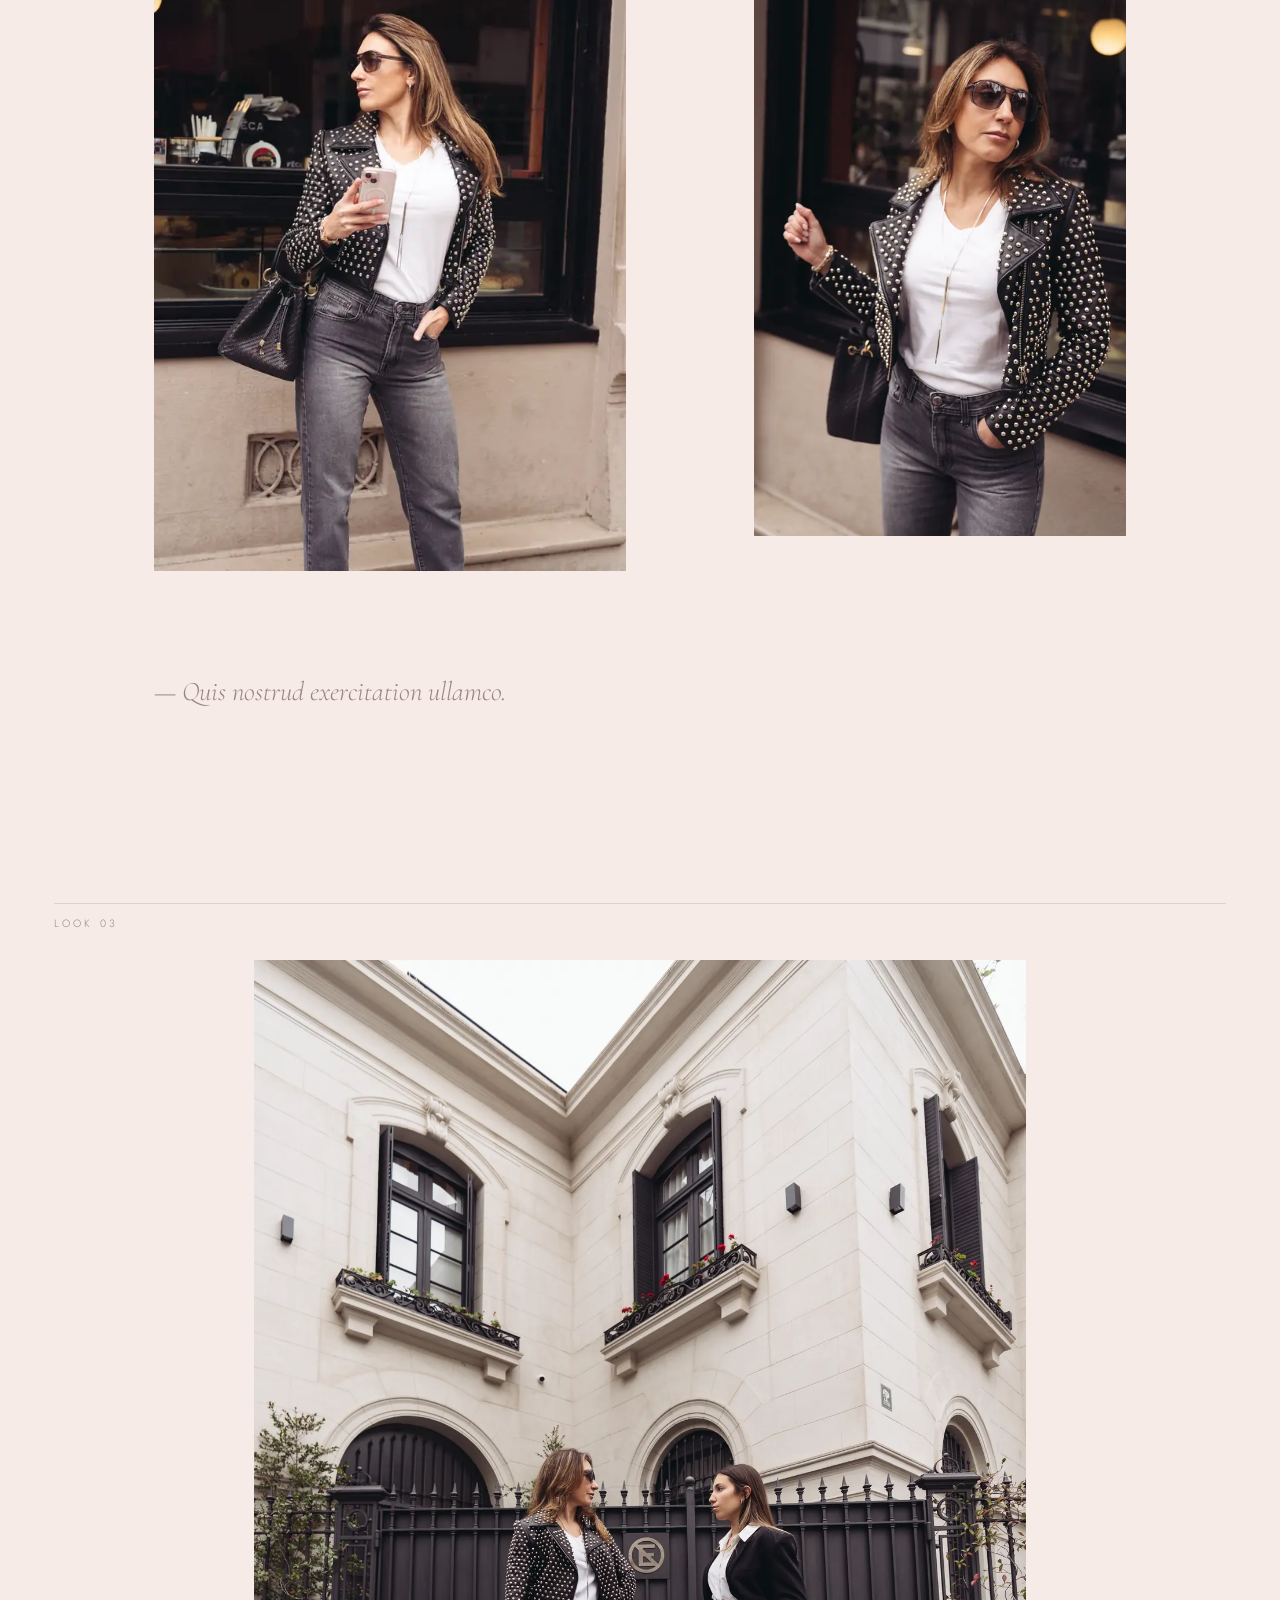
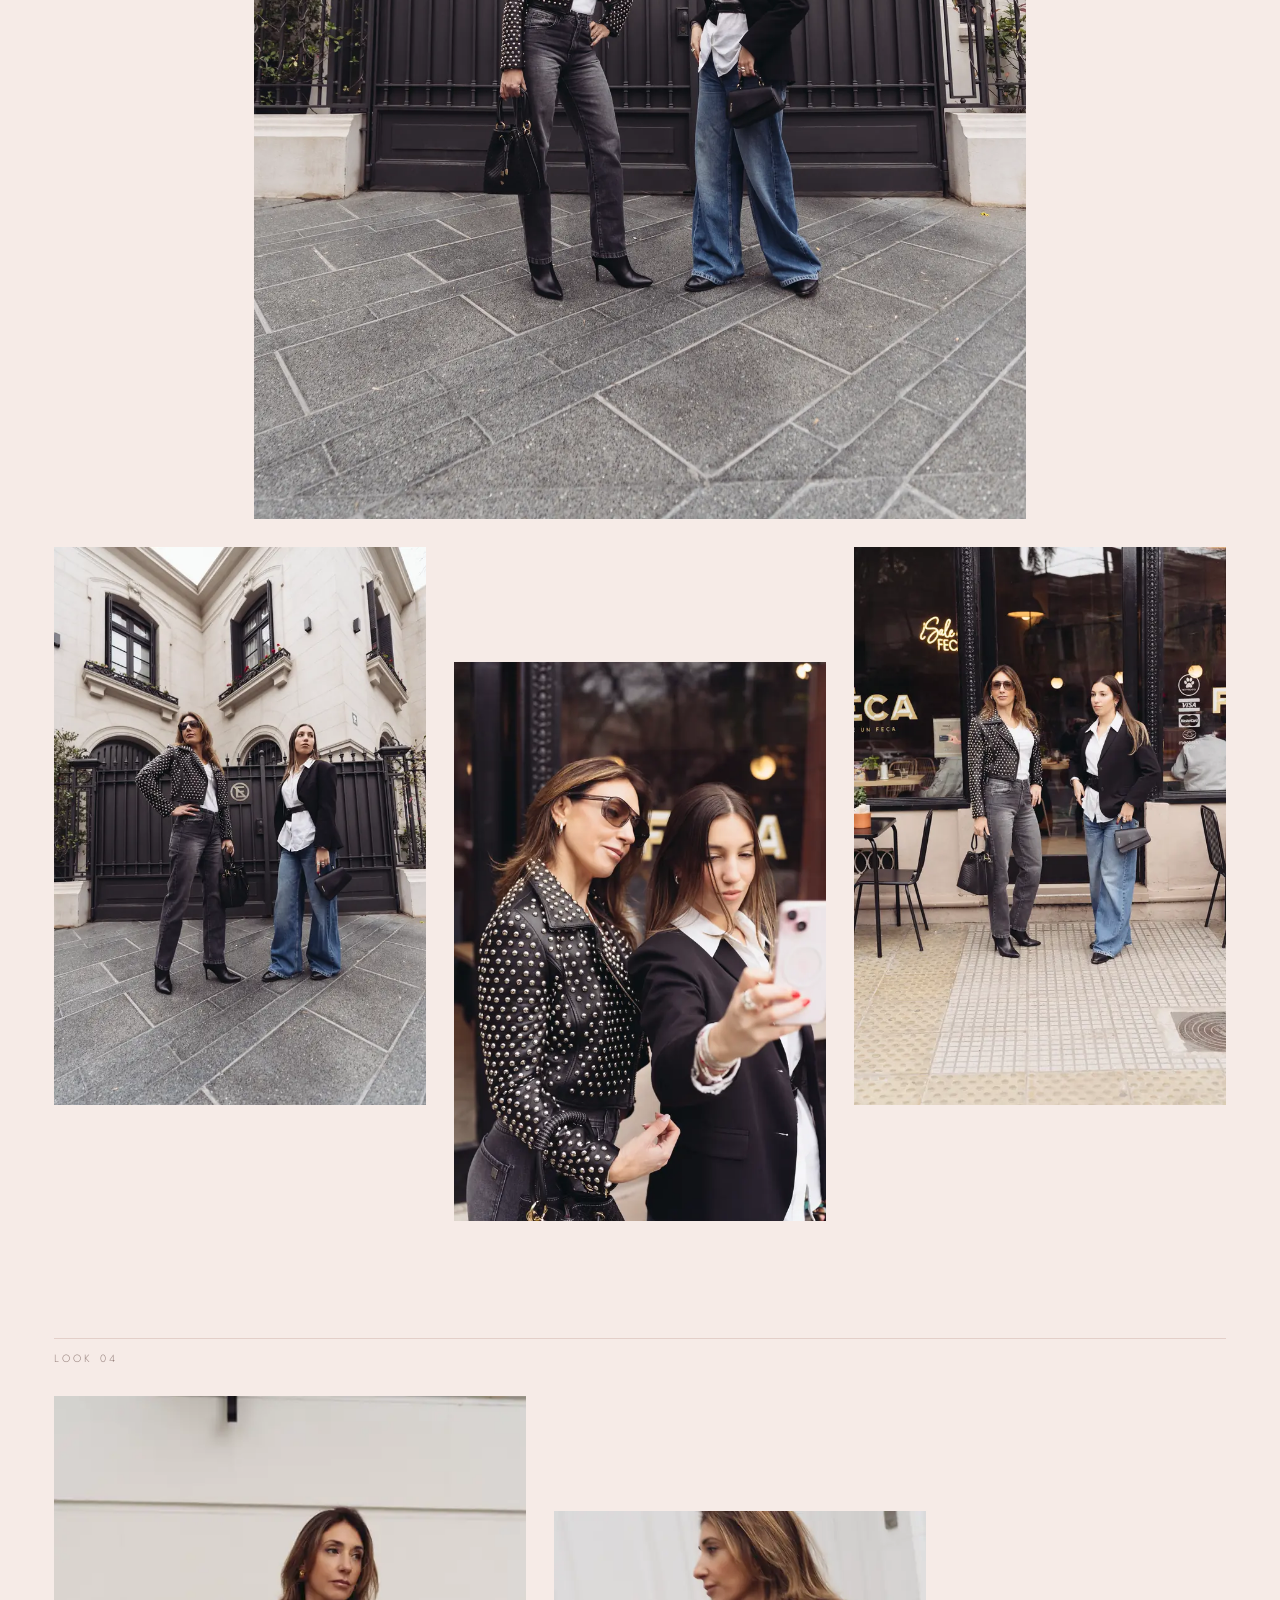
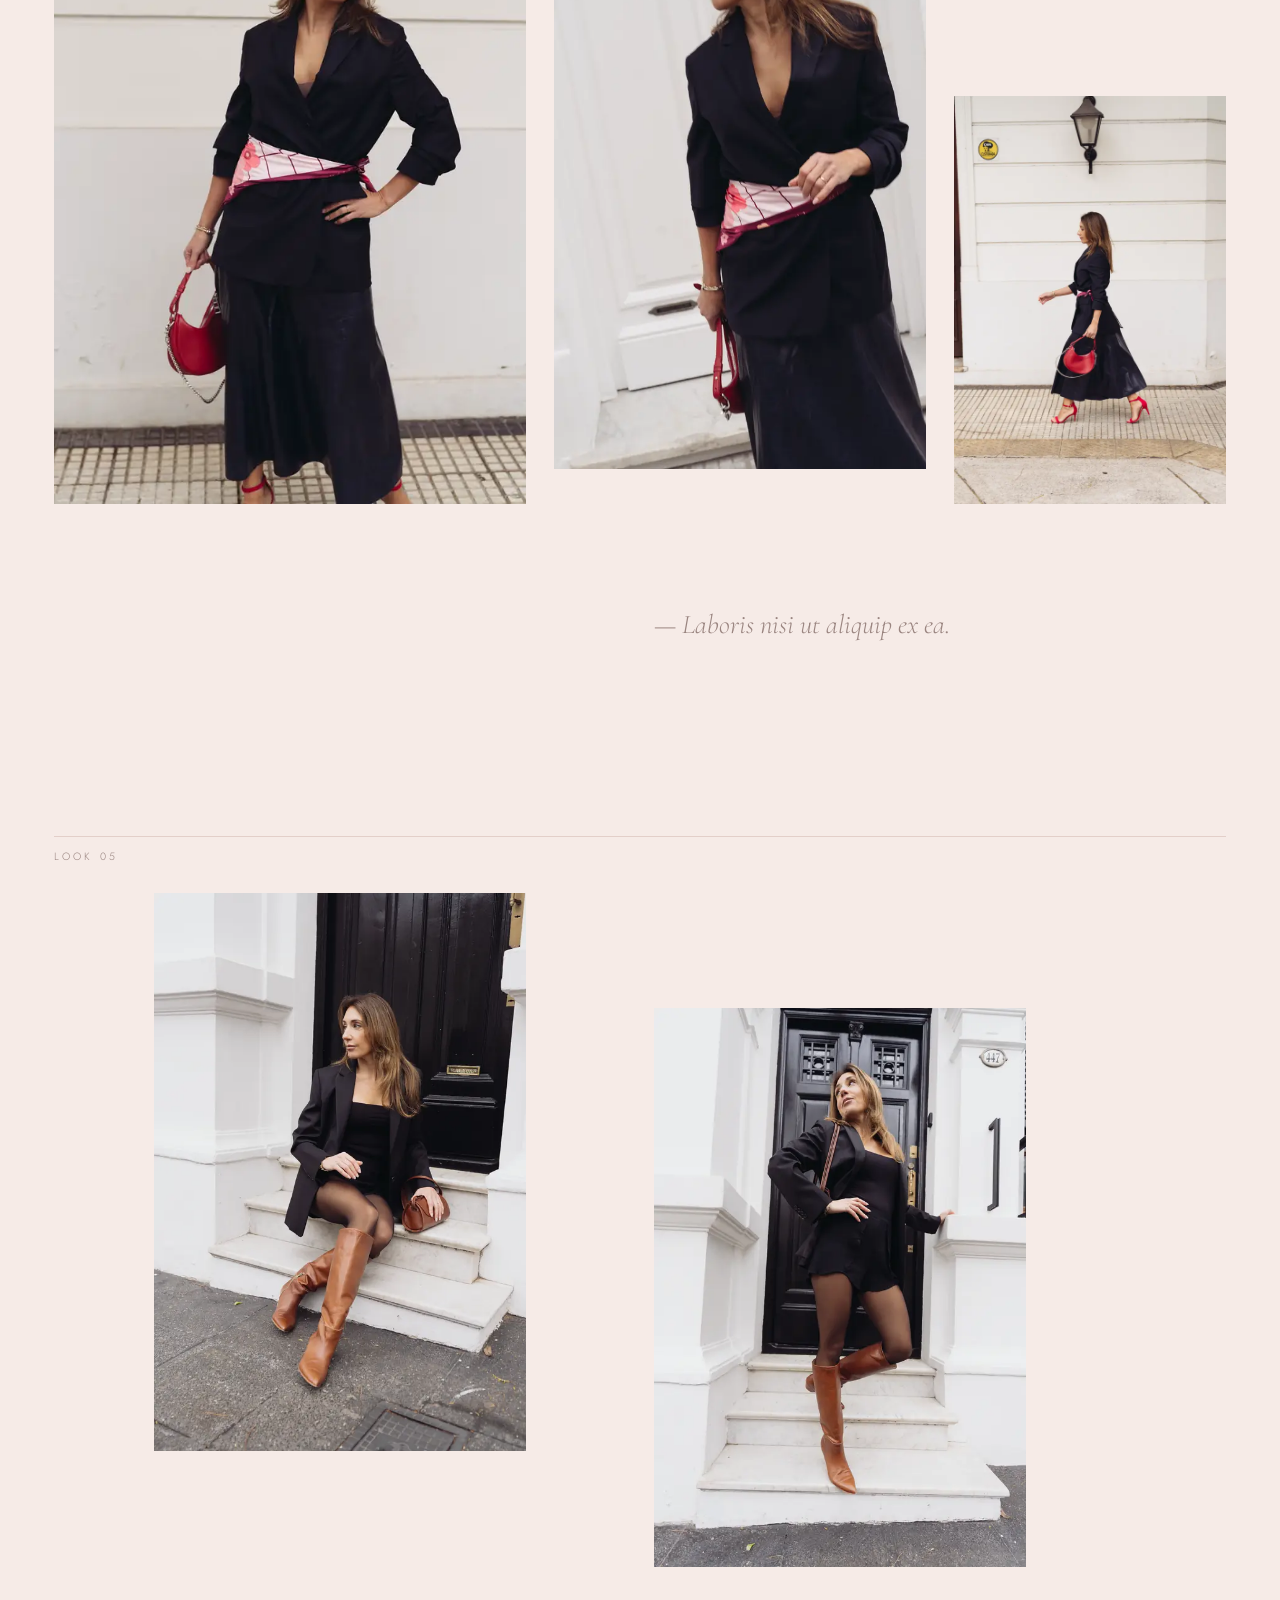
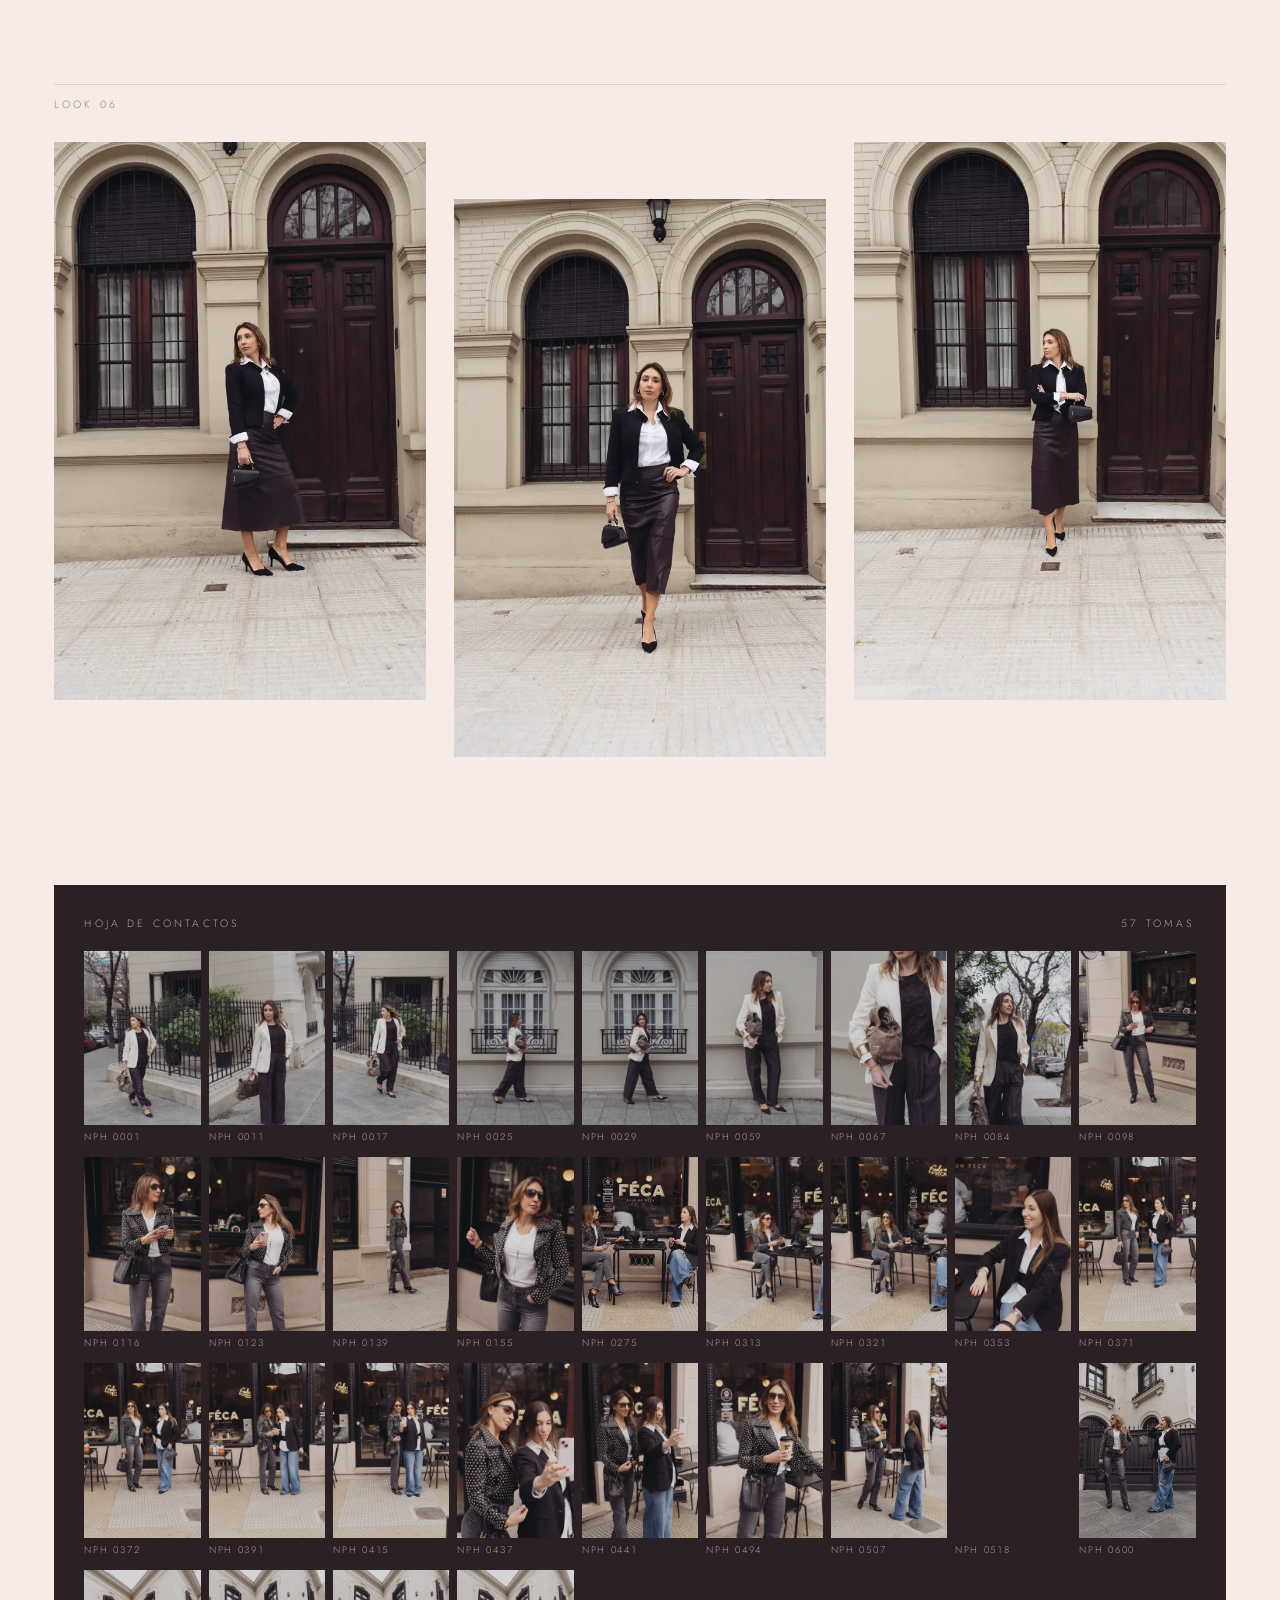
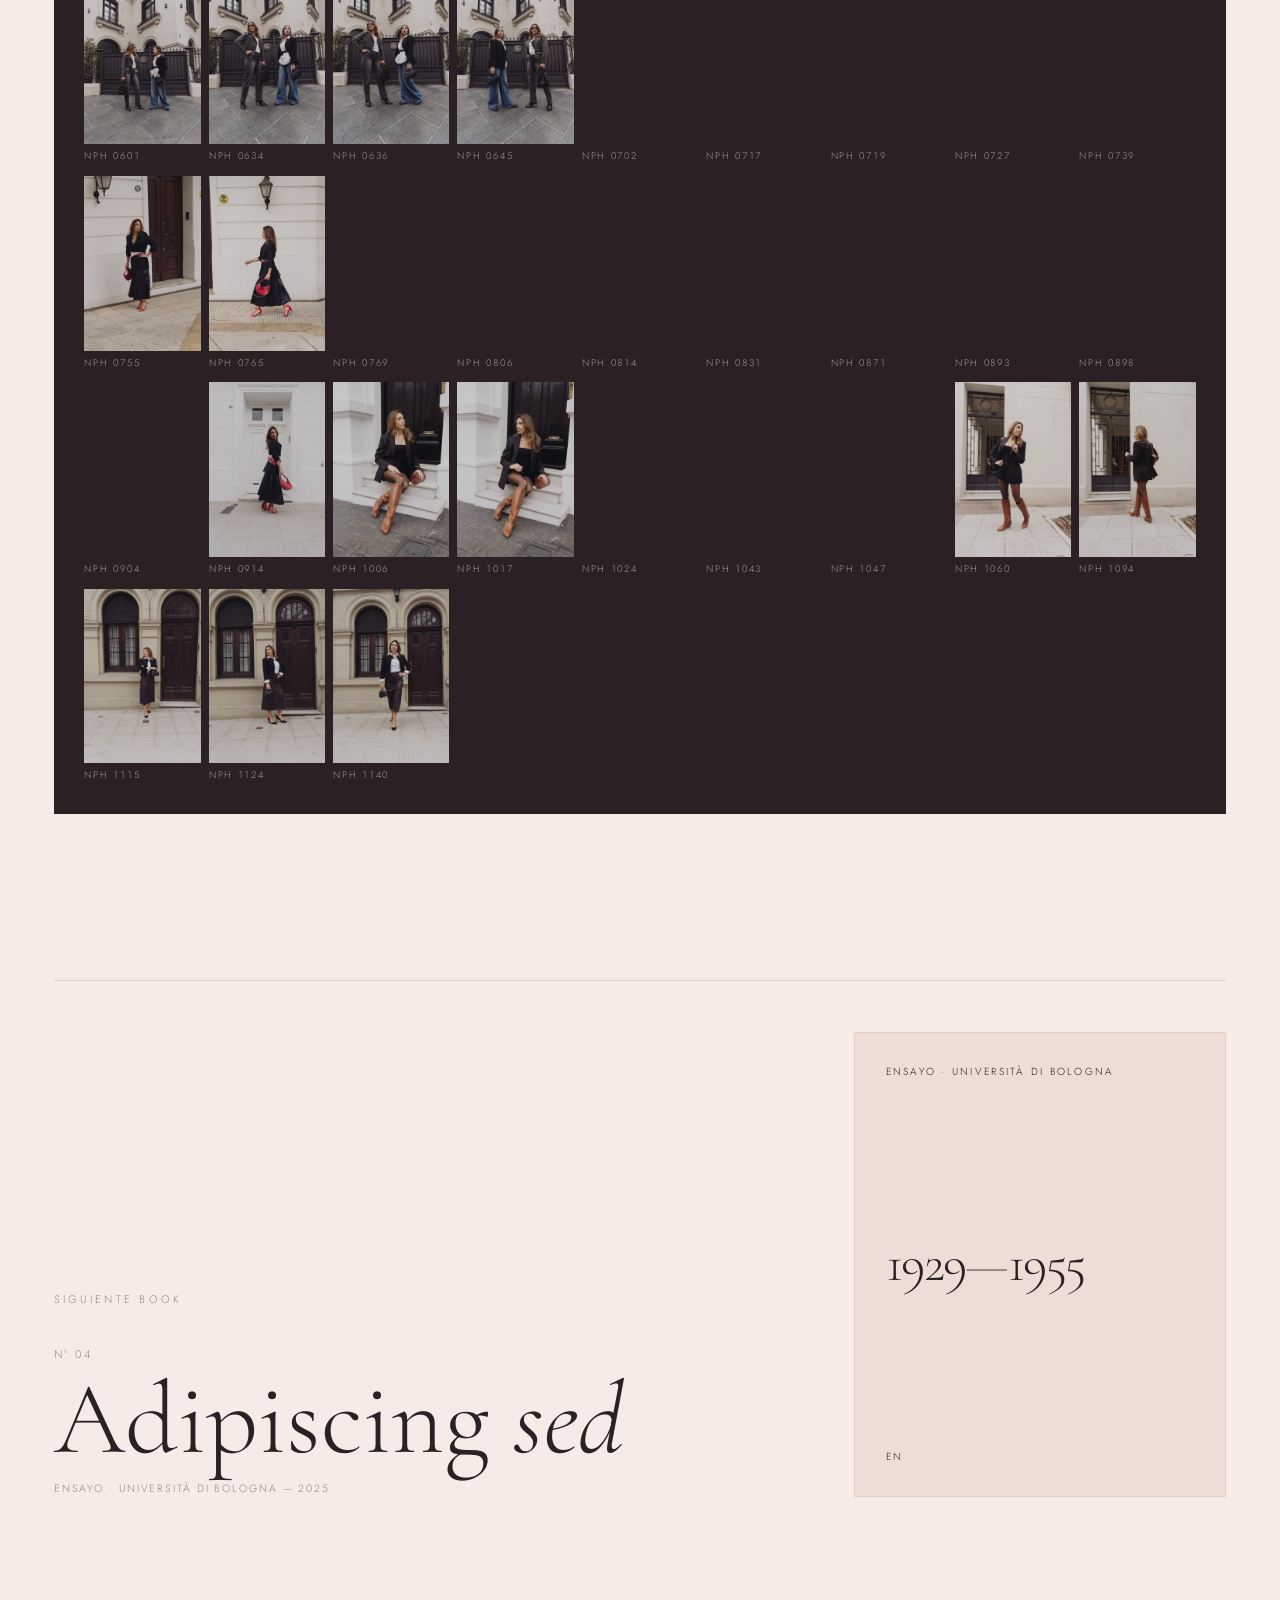
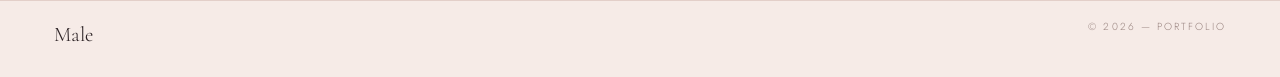
<file: 03/index.html>
<!DOCTYPE html>
<html lang="es">
<head>
<meta charset="UTF-8">
<meta name="viewport" content="width=device-width, initial-scale=1.0">
<title>Nº 03 Consectetur elit — Male</title>
<meta name="description" content="Campaña · TuStyle by Malti, 2026.">
<meta property="og:title" content="Nº 03 Consectetur elit — Male">
<meta property="og:description" content="Campaña · TuStyle by Malti, 2026.">
<meta property="og:image" content="../fotos/tustyle/0634-l.webp">
<meta name="theme-color" content="#f6ebe7">
<link rel="icon" href="data:image/svg+xml,%3Csvg xmlns='http://www.w3.org/2000/svg' viewBox='0 0 64 64'%3E%3Crect width='64' height='64' fill='%232b2124'/%3E%3Ctext x='50%25' y='58%25' text-anchor='middle' dominant-baseline='middle' font-family='Georgia,serif' font-size='44' fill='%23f6ebe7'%3EM%3C/text%3E%3C/svg%3E">
<link rel="preconnect" href="https://fonts.googleapis.com">
<link rel="preconnect" href="https://fonts.gstatic.com" crossorigin>
<link href="https://fonts.googleapis.com/css2?family=Cormorant+Garamond:ital,wght@0,300;0,400;1,300;1,400&family=Jost:wght@300;400&display=swap" rel="stylesheet">
<link rel="stylesheet" href="../assets/style.css">
<script>document.documentElement.classList.add('js')</script>
</head>
<body class="book" data-work="Nº 03">
<div class="prog" aria-hidden="true"></div>
<nav aria-label="Principal">
  <a class="brand" href="../index.html">Male</a>
  <ul>
    <li><a href="../index.html#indice">Índice</a></li>
    <li><a href="../index.html#trabajos">Trabajos</a></li>
    <li><a href="../index.html#sobre-mi">Sobre mí</a></li>
    <li><a href="../index.html#contacto">Contacto</a></li>
  </ul>
  <button class="menu-btn" aria-expanded="false" aria-label="Abrir menú">Menú</button>
</nav>
<main class="bk">
  <div class="bk-bar rv">
    <a href="../index.html#trabajos">← Todos los trabajos</a>
    <span><a href="../02/index.html" aria-label="Book anterior">‹</a> 03 / 05 <a href="../04/index.html" aria-label="Book siguiente">›</a></span>
  </div>
  <header class="ch-head rv">
    <div class="ch-no"><span>Nº</span>03</div>
    <div class="ch-meta"><span>Campaña · TuStyle by Malti</span><span>2026</span></div>
    <h1 class="ch-title"><em>Consectetur</em> elit</h1>
    <p class="ch-line">Ut enim ad minim veniam, quis nostrud.</p>
  </header>
  
  <div class="row"><p class="look rv" style="grid-column:1 / span 12">Look 01</p><figure class="f rv " style="grid-column:1 / span 5" data-g="tustyle" data-k="0011" data-l="../fotos/tustyle/0011-l.webp"><img src="../fotos/tustyle/0011-s.webp" srcset="../fotos/tustyle/0011-s.webp 600w, ../fotos/tustyle/0011-l.webp 1333w" sizes="(max-width: 820px) 100vw, 42vw" width="1333" height="2000" loading="eager" fetchpriority="high" decoding="async" alt=""></figure><figure class="f rv drop" style="grid-column:6 / span 4" data-g="tustyle" data-k="0067" data-l="../fotos/tustyle/0067-l.webp"><img src="../fotos/tustyle/0067-s.webp" srcset="../fotos/tustyle/0067-s.webp 600w, ../fotos/tustyle/0067-l.webp 1333w" sizes="(max-width: 820px) 100vw, 33vw" width="1333" height="2000" loading="lazy" decoding="async" alt=""></figure><figure class="f rv end" style="grid-column:10 / span 3" data-g="tustyle" data-k="0025" data-l="../fotos/tustyle/0025-l.webp"><img src="../fotos/tustyle/0025-s.webp" srcset="../fotos/tustyle/0025-s.webp 600w, ../fotos/tustyle/0025-l.webp 1333w" sizes="(max-width: 820px) 100vw, 25vw" width="1333" height="2000" loading="lazy" decoding="async" alt=""></figure></div>
  <div class="row"><p class="look rv" style="grid-column:1 / span 12">Look 02</p><figure class="f rv " style="grid-column:2 / span 5" data-g="tustyle" data-k="0123" data-l="../fotos/tustyle/0123-l.webp"><img src="../fotos/tustyle/0123-s.webp" srcset="../fotos/tustyle/0123-s.webp 600w, ../fotos/tustyle/0123-l.webp 1333w" sizes="(max-width: 820px) 100vw, 42vw" width="1333" height="2000" loading="lazy" decoding="async" alt=""></figure><figure class="f rv drop" style="grid-column:8 / span 4" data-g="tustyle" data-k="0155" data-l="../fotos/tustyle/0155-l.webp"><img src="../fotos/tustyle/0155-s.webp" srcset="../fotos/tustyle/0155-s.webp 600w, ../fotos/tustyle/0155-l.webp 1333w" sizes="(max-width: 820px) 100vw, 33vw" width="1333" height="2000" loading="lazy" decoding="async" alt=""></figure></div>
  <div class="row"><p class="micro rv" style="grid-column:2 / span 5">— Quis nostrud exercitation ullamco.</p></div>
  <div class="row"><p class="look rv" style="grid-column:1 / span 12">Look 03</p><figure class="f rv " style="grid-column:3 / span 8" data-g="tustyle" data-k="0601" data-l="../fotos/tustyle/0601-l.webp"><img src="../fotos/tustyle/0601-s.webp" srcset="../fotos/tustyle/0601-s.webp 600w, ../fotos/tustyle/0601-l.webp 1333w" sizes="(max-width: 820px) 100vw, 67vw" width="1333" height="2000" loading="lazy" decoding="async" alt=""></figure></div>
  <div class="row"><figure class="f rv " style="grid-column:1 / span 4" data-g="tustyle" data-k="0634" data-l="../fotos/tustyle/0634-l.webp"><img src="../fotos/tustyle/0634-s.webp" srcset="../fotos/tustyle/0634-s.webp 600w, ../fotos/tustyle/0634-l.webp 1333w" sizes="(max-width: 820px) 100vw, 33vw" width="1333" height="2000" loading="lazy" decoding="async" alt=""></figure><figure class="f rv drop" style="grid-column:5 / span 4" data-g="tustyle" data-k="0437" data-l="../fotos/tustyle/0437-l.webp"><img src="../fotos/tustyle/0437-s.webp" srcset="../fotos/tustyle/0437-s.webp 600w, ../fotos/tustyle/0437-l.webp 1333w" sizes="(max-width: 820px) 100vw, 33vw" width="1333" height="2000" loading="lazy" decoding="async" alt=""></figure><figure class="f rv " style="grid-column:9 / span 4" data-g="tustyle" data-k="0372" data-l="../fotos/tustyle/0372-l.webp"><img src="../fotos/tustyle/0372-s.webp" srcset="../fotos/tustyle/0372-s.webp 600w, ../fotos/tustyle/0372-l.webp 1333w" sizes="(max-width: 820px) 100vw, 33vw" width="1333" height="2000" loading="lazy" decoding="async" alt=""></figure></div>
  <div class="row"><p class="look rv" style="grid-column:1 / span 12">Look 04</p><figure class="f rv " style="grid-column:1 / span 5" data-g="tustyle" data-k="0739" data-l="../fotos/tustyle/0739-l.webp"><img src="../fotos/tustyle/0739-s.webp" srcset="../fotos/tustyle/0739-s.webp 600w, ../fotos/tustyle/0739-l.webp 1333w" sizes="(max-width: 820px) 100vw, 42vw" width="1333" height="2000" loading="lazy" decoding="async" alt=""></figure><figure class="f rv drop" style="grid-column:6 / span 4" data-g="tustyle" data-k="0871" data-l="../fotos/tustyle/0871-l.webp"><img src="../fotos/tustyle/0871-s.webp" srcset="../fotos/tustyle/0871-s.webp 600w, ../fotos/tustyle/0871-l.webp 1333w" sizes="(max-width: 820px) 100vw, 33vw" width="1333" height="2000" loading="lazy" decoding="async" alt=""></figure><figure class="f rv end" style="grid-column:10 / span 3" data-g="tustyle" data-k="0765" data-l="../fotos/tustyle/0765-l.webp"><img src="../fotos/tustyle/0765-s.webp" srcset="../fotos/tustyle/0765-s.webp 600w, ../fotos/tustyle/0765-l.webp 1333w" sizes="(max-width: 820px) 100vw, 25vw" width="1333" height="2000" loading="lazy" decoding="async" alt=""></figure></div>
  <div class="row"><p class="micro rv" style="grid-column:7 / span 5">— Laboris nisi ut aliquip ex ea.</p></div>
  <div class="row"><p class="look rv" style="grid-column:1 / span 12">Look 05</p><figure class="f rv " style="grid-column:2 / span 4" data-g="tustyle" data-k="1017" data-l="../fotos/tustyle/1017-l.webp"><img src="../fotos/tustyle/1017-s.webp" srcset="../fotos/tustyle/1017-s.webp 600w, ../fotos/tustyle/1017-l.webp 1333w" sizes="(max-width: 820px) 100vw, 33vw" width="1333" height="2000" loading="lazy" decoding="async" alt=""></figure><figure class="f rv drop" style="grid-column:7 / span 4" data-g="tustyle" data-k="1047" data-l="../fotos/tustyle/1047-l.webp"><img src="../fotos/tustyle/1047-s.webp" srcset="../fotos/tustyle/1047-s.webp 600w, ../fotos/tustyle/1047-l.webp 1333w" sizes="(max-width: 820px) 100vw, 33vw" width="1333" height="2000" loading="lazy" decoding="async" alt=""></figure></div>
  <div class="row"><p class="look rv" style="grid-column:1 / span 12">Look 06</p><figure class="f rv " style="grid-column:1 / span 4" data-g="tustyle" data-k="1124" data-l="../fotos/tustyle/1124-l.webp"><img src="../fotos/tustyle/1124-s.webp" srcset="../fotos/tustyle/1124-s.webp 600w, ../fotos/tustyle/1124-l.webp 1333w" sizes="(max-width: 820px) 100vw, 33vw" width="1333" height="2000" loading="lazy" decoding="async" alt=""></figure><figure class="f rv drop-s" style="grid-column:5 / span 4" data-g="tustyle" data-k="1140" data-l="../fotos/tustyle/1140-l.webp"><img src="../fotos/tustyle/1140-s.webp" srcset="../fotos/tustyle/1140-s.webp 600w, ../fotos/tustyle/1140-l.webp 1333w" sizes="(max-width: 820px) 100vw, 33vw" width="1333" height="2000" loading="lazy" decoding="async" alt=""></figure><figure class="f rv " style="grid-column:9 / span 4" data-g="tustyle" data-k="1115" data-l="../fotos/tustyle/1115-l.webp"><img src="../fotos/tustyle/1115-s.webp" srcset="../fotos/tustyle/1115-s.webp 600w, ../fotos/tustyle/1115-l.webp 1333w" sizes="(max-width: 820px) 100vw, 33vw" width="1333" height="2000" loading="lazy" decoding="async" alt=""></figure></div>
  <div class="cs rv">
    <div class="cs-head"><span>Hoja de contactos</span><span>57 tomas</span></div>
    <div class="cs-grid"><button class="cs-i" data-g="tustyle" data-k="0001" data-l="../fotos/tustyle/0001-l.webp" aria-label="Ver toma 0001"><img src="../fotos/tustyle/0001-s.webp" width="600" height="900" loading="lazy" decoding="async" alt=""><span>0001</span></button><button class="cs-i" data-g="tustyle" data-k="0011" data-l="../fotos/tustyle/0011-l.webp" aria-label="Ver toma 0011"><img src="../fotos/tustyle/0011-s.webp" width="600" height="900" loading="lazy" decoding="async" alt=""><span>0011</span></button><button class="cs-i" data-g="tustyle" data-k="0017" data-l="../fotos/tustyle/0017-l.webp" aria-label="Ver toma 0017"><img src="../fotos/tustyle/0017-s.webp" width="600" height="900" loading="lazy" decoding="async" alt=""><span>0017</span></button><button class="cs-i" data-g="tustyle" data-k="0025" data-l="../fotos/tustyle/0025-l.webp" aria-label="Ver toma 0025"><img src="../fotos/tustyle/0025-s.webp" width="600" height="900" loading="lazy" decoding="async" alt=""><span>0025</span></button><button class="cs-i" data-g="tustyle" data-k="0029" data-l="../fotos/tustyle/0029-l.webp" aria-label="Ver toma 0029"><img src="../fotos/tustyle/0029-s.webp" width="600" height="900" loading="lazy" decoding="async" alt=""><span>0029</span></button><button class="cs-i" data-g="tustyle" data-k="0059" data-l="../fotos/tustyle/0059-l.webp" aria-label="Ver toma 0059"><img src="../fotos/tustyle/0059-s.webp" width="600" height="900" loading="lazy" decoding="async" alt=""><span>0059</span></button><button class="cs-i" data-g="tustyle" data-k="0067" data-l="../fotos/tustyle/0067-l.webp" aria-label="Ver toma 0067"><img src="../fotos/tustyle/0067-s.webp" width="600" height="900" loading="lazy" decoding="async" alt=""><span>0067</span></button><button class="cs-i" data-g="tustyle" data-k="0084" data-l="../fotos/tustyle/0084-l.webp" aria-label="Ver toma 0084"><img src="../fotos/tustyle/0084-s.webp" width="600" height="900" loading="lazy" decoding="async" alt=""><span>0084</span></button><button class="cs-i" data-g="tustyle" data-k="0098" data-l="../fotos/tustyle/0098-l.webp" aria-label="Ver toma 0098"><img src="../fotos/tustyle/0098-s.webp" width="600" height="900" loading="lazy" decoding="async" alt=""><span>0098</span></button><button class="cs-i" data-g="tustyle" data-k="0116" data-l="../fotos/tustyle/0116-l.webp" aria-label="Ver toma 0116"><img src="../fotos/tustyle/0116-s.webp" width="600" height="900" loading="lazy" decoding="async" alt=""><span>0116</span></button><button class="cs-i" data-g="tustyle" data-k="0123" data-l="../fotos/tustyle/0123-l.webp" aria-label="Ver toma 0123"><img src="../fotos/tustyle/0123-s.webp" width="600" height="900" loading="lazy" decoding="async" alt=""><span>0123</span></button><button class="cs-i" data-g="tustyle" data-k="0139" data-l="../fotos/tustyle/0139-l.webp" aria-label="Ver toma 0139"><img src="../fotos/tustyle/0139-s.webp" width="600" height="900" loading="lazy" decoding="async" alt=""><span>0139</span></button><button class="cs-i" data-g="tustyle" data-k="0155" data-l="../fotos/tustyle/0155-l.webp" aria-label="Ver toma 0155"><img src="../fotos/tustyle/0155-s.webp" width="600" height="900" loading="lazy" decoding="async" alt=""><span>0155</span></button><button class="cs-i" data-g="tustyle" data-k="0275" data-l="../fotos/tustyle/0275-l.webp" aria-label="Ver toma 0275"><img src="../fotos/tustyle/0275-s.webp" width="900" height="600" loading="lazy" decoding="async" alt=""><span>0275</span></button><button class="cs-i" data-g="tustyle" data-k="0313" data-l="../fotos/tustyle/0313-l.webp" aria-label="Ver toma 0313"><img src="../fotos/tustyle/0313-s.webp" width="600" height="900" loading="lazy" decoding="async" alt=""><span>0313</span></button><button class="cs-i" data-g="tustyle" data-k="0321" data-l="../fotos/tustyle/0321-l.webp" aria-label="Ver toma 0321"><img src="../fotos/tustyle/0321-s.webp" width="600" height="900" loading="lazy" decoding="async" alt=""><span>0321</span></button><button class="cs-i" data-g="tustyle" data-k="0353" data-l="../fotos/tustyle/0353-l.webp" aria-label="Ver toma 0353"><img src="../fotos/tustyle/0353-s.webp" width="600" height="900" loading="lazy" decoding="async" alt=""><span>0353</span></button><button class="cs-i" data-g="tustyle" data-k="0371" data-l="../fotos/tustyle/0371-l.webp" aria-label="Ver toma 0371"><img src="../fotos/tustyle/0371-s.webp" width="600" height="900" loading="lazy" decoding="async" alt=""><span>0371</span></button><button class="cs-i" data-g="tustyle" data-k="0372" data-l="../fotos/tustyle/0372-l.webp" aria-label="Ver toma 0372"><img src="../fotos/tustyle/0372-s.webp" width="600" height="900" loading="lazy" decoding="async" alt=""><span>0372</span></button><button class="cs-i" data-g="tustyle" data-k="0391" data-l="../fotos/tustyle/0391-l.webp" aria-label="Ver toma 0391"><img src="../fotos/tustyle/0391-s.webp" width="600" height="900" loading="lazy" decoding="async" alt=""><span>0391</span></button><button class="cs-i" data-g="tustyle" data-k="0415" data-l="../fotos/tustyle/0415-l.webp" aria-label="Ver toma 0415"><img src="../fotos/tustyle/0415-s.webp" width="600" height="900" loading="lazy" decoding="async" alt=""><span>0415</span></button><button class="cs-i" data-g="tustyle" data-k="0437" data-l="../fotos/tustyle/0437-l.webp" aria-label="Ver toma 0437"><img src="../fotos/tustyle/0437-s.webp" width="600" height="900" loading="lazy" decoding="async" alt=""><span>0437</span></button><button class="cs-i" data-g="tustyle" data-k="0441" data-l="../fotos/tustyle/0441-l.webp" aria-label="Ver toma 0441"><img src="../fotos/tustyle/0441-s.webp" width="600" height="900" loading="lazy" decoding="async" alt=""><span>0441</span></button><button class="cs-i" data-g="tustyle" data-k="0494" data-l="../fotos/tustyle/0494-l.webp" aria-label="Ver toma 0494"><img src="../fotos/tustyle/0494-s.webp" width="600" height="900" loading="lazy" decoding="async" alt=""><span>0494</span></button><button class="cs-i" data-g="tustyle" data-k="0507" data-l="../fotos/tustyle/0507-l.webp" aria-label="Ver toma 0507"><img src="../fotos/tustyle/0507-s.webp" width="600" height="900" loading="lazy" decoding="async" alt=""><span>0507</span></button><button class="cs-i" data-g="tustyle" data-k="0518" data-l="../fotos/tustyle/0518-l.webp" aria-label="Ver toma 0518"><img src="../fotos/tustyle/0518-s.webp" width="600" height="900" loading="lazy" decoding="async" alt=""><span>0518</span></button><button class="cs-i" data-g="tustyle" data-k="0600" data-l="../fotos/tustyle/0600-l.webp" aria-label="Ver toma 0600"><img src="../fotos/tustyle/0600-s.webp" width="900" height="600" loading="lazy" decoding="async" alt=""><span>0600</span></button><button class="cs-i" data-g="tustyle" data-k="0601" data-l="../fotos/tustyle/0601-l.webp" aria-label="Ver toma 0601"><img src="../fotos/tustyle/0601-s.webp" width="600" height="900" loading="lazy" decoding="async" alt=""><span>0601</span></button><button class="cs-i" data-g="tustyle" data-k="0634" data-l="../fotos/tustyle/0634-l.webp" aria-label="Ver toma 0634"><img src="../fotos/tustyle/0634-s.webp" width="600" height="900" loading="lazy" decoding="async" alt=""><span>0634</span></button><button class="cs-i" data-g="tustyle" data-k="0636" data-l="../fotos/tustyle/0636-l.webp" aria-label="Ver toma 0636"><img src="../fotos/tustyle/0636-s.webp" width="600" height="900" loading="lazy" decoding="async" alt=""><span>0636</span></button><button class="cs-i" data-g="tustyle" data-k="0645" data-l="../fotos/tustyle/0645-l.webp" aria-label="Ver toma 0645"><img src="../fotos/tustyle/0645-s.webp" width="600" height="900" loading="lazy" decoding="async" alt=""><span>0645</span></button><button class="cs-i" data-g="tustyle" data-k="0702" data-l="../fotos/tustyle/0702-l.webp" aria-label="Ver toma 0702"><img src="../fotos/tustyle/0702-s.webp" width="600" height="900" loading="lazy" decoding="async" alt=""><span>0702</span></button><button class="cs-i" data-g="tustyle" data-k="0717" data-l="../fotos/tustyle/0717-l.webp" aria-label="Ver toma 0717"><img src="../fotos/tustyle/0717-s.webp" width="600" height="900" loading="lazy" decoding="async" alt=""><span>0717</span></button><button class="cs-i" data-g="tustyle" data-k="0719" data-l="../fotos/tustyle/0719-l.webp" aria-label="Ver toma 0719"><img src="../fotos/tustyle/0719-s.webp" width="600" height="900" loading="lazy" decoding="async" alt=""><span>0719</span></button><button class="cs-i" data-g="tustyle" data-k="0727" data-l="../fotos/tustyle/0727-l.webp" aria-label="Ver toma 0727"><img src="../fotos/tustyle/0727-s.webp" width="600" height="900" loading="lazy" decoding="async" alt=""><span>0727</span></button><button class="cs-i" data-g="tustyle" data-k="0739" data-l="../fotos/tustyle/0739-l.webp" aria-label="Ver toma 0739"><img src="../fotos/tustyle/0739-s.webp" width="600" height="900" loading="lazy" decoding="async" alt=""><span>0739</span></button><button class="cs-i" data-g="tustyle" data-k="0755" data-l="../fotos/tustyle/0755-l.webp" aria-label="Ver toma 0755"><img src="../fotos/tustyle/0755-s.webp" width="600" height="900" loading="lazy" decoding="async" alt=""><span>0755</span></button><button class="cs-i" data-g="tustyle" data-k="0765" data-l="../fotos/tustyle/0765-l.webp" aria-label="Ver toma 0765"><img src="../fotos/tustyle/0765-s.webp" width="600" height="900" loading="lazy" decoding="async" alt=""><span>0765</span></button><button class="cs-i" data-g="tustyle" data-k="0769" data-l="../fotos/tustyle/0769-l.webp" aria-label="Ver toma 0769"><img src="../fotos/tustyle/0769-s.webp" width="600" height="900" loading="lazy" decoding="async" alt=""><span>0769</span></button><button class="cs-i" data-g="tustyle" data-k="0806" data-l="../fotos/tustyle/0806-l.webp" aria-label="Ver toma 0806"><img src="../fotos/tustyle/0806-s.webp" width="600" height="900" loading="lazy" decoding="async" alt=""><span>0806</span></button><button class="cs-i" data-g="tustyle" data-k="0814" data-l="../fotos/tustyle/0814-l.webp" aria-label="Ver toma 0814"><img src="../fotos/tustyle/0814-s.webp" width="600" height="900" loading="lazy" decoding="async" alt=""><span>0814</span></button><button class="cs-i" data-g="tustyle" data-k="0831" data-l="../fotos/tustyle/0831-l.webp" aria-label="Ver toma 0831"><img src="../fotos/tustyle/0831-s.webp" width="600" height="900" loading="lazy" decoding="async" alt=""><span>0831</span></button><button class="cs-i" data-g="tustyle" data-k="0871" data-l="../fotos/tustyle/0871-l.webp" aria-label="Ver toma 0871"><img src="../fotos/tustyle/0871-s.webp" width="600" height="900" loading="lazy" decoding="async" alt=""><span>0871</span></button><button class="cs-i" data-g="tustyle" data-k="0893" data-l="../fotos/tustyle/0893-l.webp" aria-label="Ver toma 0893"><img src="../fotos/tustyle/0893-s.webp" width="600" height="900" loading="lazy" decoding="async" alt=""><span>0893</span></button><button class="cs-i" data-g="tustyle" data-k="0898" data-l="../fotos/tustyle/0898-l.webp" aria-label="Ver toma 0898"><img src="../fotos/tustyle/0898-s.webp" width="600" height="900" loading="lazy" decoding="async" alt=""><span>0898</span></button><button class="cs-i" data-g="tustyle" data-k="0904" data-l="../fotos/tustyle/0904-l.webp" aria-label="Ver toma 0904"><img src="../fotos/tustyle/0904-s.webp" width="600" height="900" loading="lazy" decoding="async" alt=""><span>0904</span></button><button class="cs-i" data-g="tustyle" data-k="0914" data-l="../fotos/tustyle/0914-l.webp" aria-label="Ver toma 0914"><img src="../fotos/tustyle/0914-s.webp" width="600" height="900" loading="lazy" decoding="async" alt=""><span>0914</span></button><button class="cs-i" data-g="tustyle" data-k="1006" data-l="../fotos/tustyle/1006-l.webp" aria-label="Ver toma 1006"><img src="../fotos/tustyle/1006-s.webp" width="600" height="900" loading="lazy" decoding="async" alt=""><span>1006</span></button><button class="cs-i" data-g="tustyle" data-k="1017" data-l="../fotos/tustyle/1017-l.webp" aria-label="Ver toma 1017"><img src="../fotos/tustyle/1017-s.webp" width="600" height="900" loading="lazy" decoding="async" alt=""><span>1017</span></button><button class="cs-i" data-g="tustyle" data-k="1024" data-l="../fotos/tustyle/1024-l.webp" aria-label="Ver toma 1024"><img src="../fotos/tustyle/1024-s.webp" width="600" height="900" loading="lazy" decoding="async" alt=""><span>1024</span></button><button class="cs-i" data-g="tustyle" data-k="1043" data-l="../fotos/tustyle/1043-l.webp" aria-label="Ver toma 1043"><img src="../fotos/tustyle/1043-s.webp" width="600" height="900" loading="lazy" decoding="async" alt=""><span>1043</span></button><button class="cs-i" data-g="tustyle" data-k="1047" data-l="../fotos/tustyle/1047-l.webp" aria-label="Ver toma 1047"><img src="../fotos/tustyle/1047-s.webp" width="600" height="900" loading="lazy" decoding="async" alt=""><span>1047</span></button><button class="cs-i" data-g="tustyle" data-k="1060" data-l="../fotos/tustyle/1060-l.webp" aria-label="Ver toma 1060"><img src="../fotos/tustyle/1060-s.webp" width="600" height="900" loading="lazy" decoding="async" alt=""><span>1060</span></button><button class="cs-i" data-g="tustyle" data-k="1094" data-l="../fotos/tustyle/1094-l.webp" aria-label="Ver toma 1094"><img src="../fotos/tustyle/1094-s.webp" width="600" height="900" loading="lazy" decoding="async" alt=""><span>1094</span></button><button class="cs-i" data-g="tustyle" data-k="1115" data-l="../fotos/tustyle/1115-l.webp" aria-label="Ver toma 1115"><img src="../fotos/tustyle/1115-s.webp" width="600" height="900" loading="lazy" decoding="async" alt=""><span>1115</span></button><button class="cs-i" data-g="tustyle" data-k="1124" data-l="../fotos/tustyle/1124-l.webp" aria-label="Ver toma 1124"><img src="../fotos/tustyle/1124-s.webp" width="600" height="900" loading="lazy" decoding="async" alt=""><span>1124</span></button><button class="cs-i" data-g="tustyle" data-k="1140" data-l="../fotos/tustyle/1140-l.webp" aria-label="Ver toma 1140"><img src="../fotos/tustyle/1140-s.webp" width="600" height="900" loading="lazy" decoding="async" alt=""><span>1140</span></button></div>
  </div>
  <a class="next rv" href="../04/index.html">
    <div class="nx-txt"><span class="kicker">Siguiente book</span><span class="nx-no">Nº 04</span>
      <span class="nx-t">Adipiscing <em>sed</em></span><span class="wk-m">Ensayo · Università di Bologna — 2025</span></div>
    <div class="wk-doc nx-doc"><span>Ensayo · Università di Bologna</span><b>1929<i>—</i>1955</b><span>EN</span></div>
  </a>
</main>
<footer class="mini"><a href="../index.html">Male</a><span>© 2026 — Portfolio</span></footer>
<div class="lb" role="dialog" aria-modal="true" aria-hidden="true" aria-label="Visor de imágenes">
  <div class="lb-bar"><span class="lb-title"></span><span class="lb-count"></span><button class="lb-close">Cerrar ✕</button></div>
  <div class="lb-stage"><img alt=""><button class="lb-nav lb-prev" aria-label="Anterior">←</button><button class="lb-nav lb-next" aria-label="Siguiente">→</button></div>
</div>
<div class="cur" aria-hidden="true">Ver</div>
<script src="../assets/site.js" defer></script>
</body>
</html>
</file>
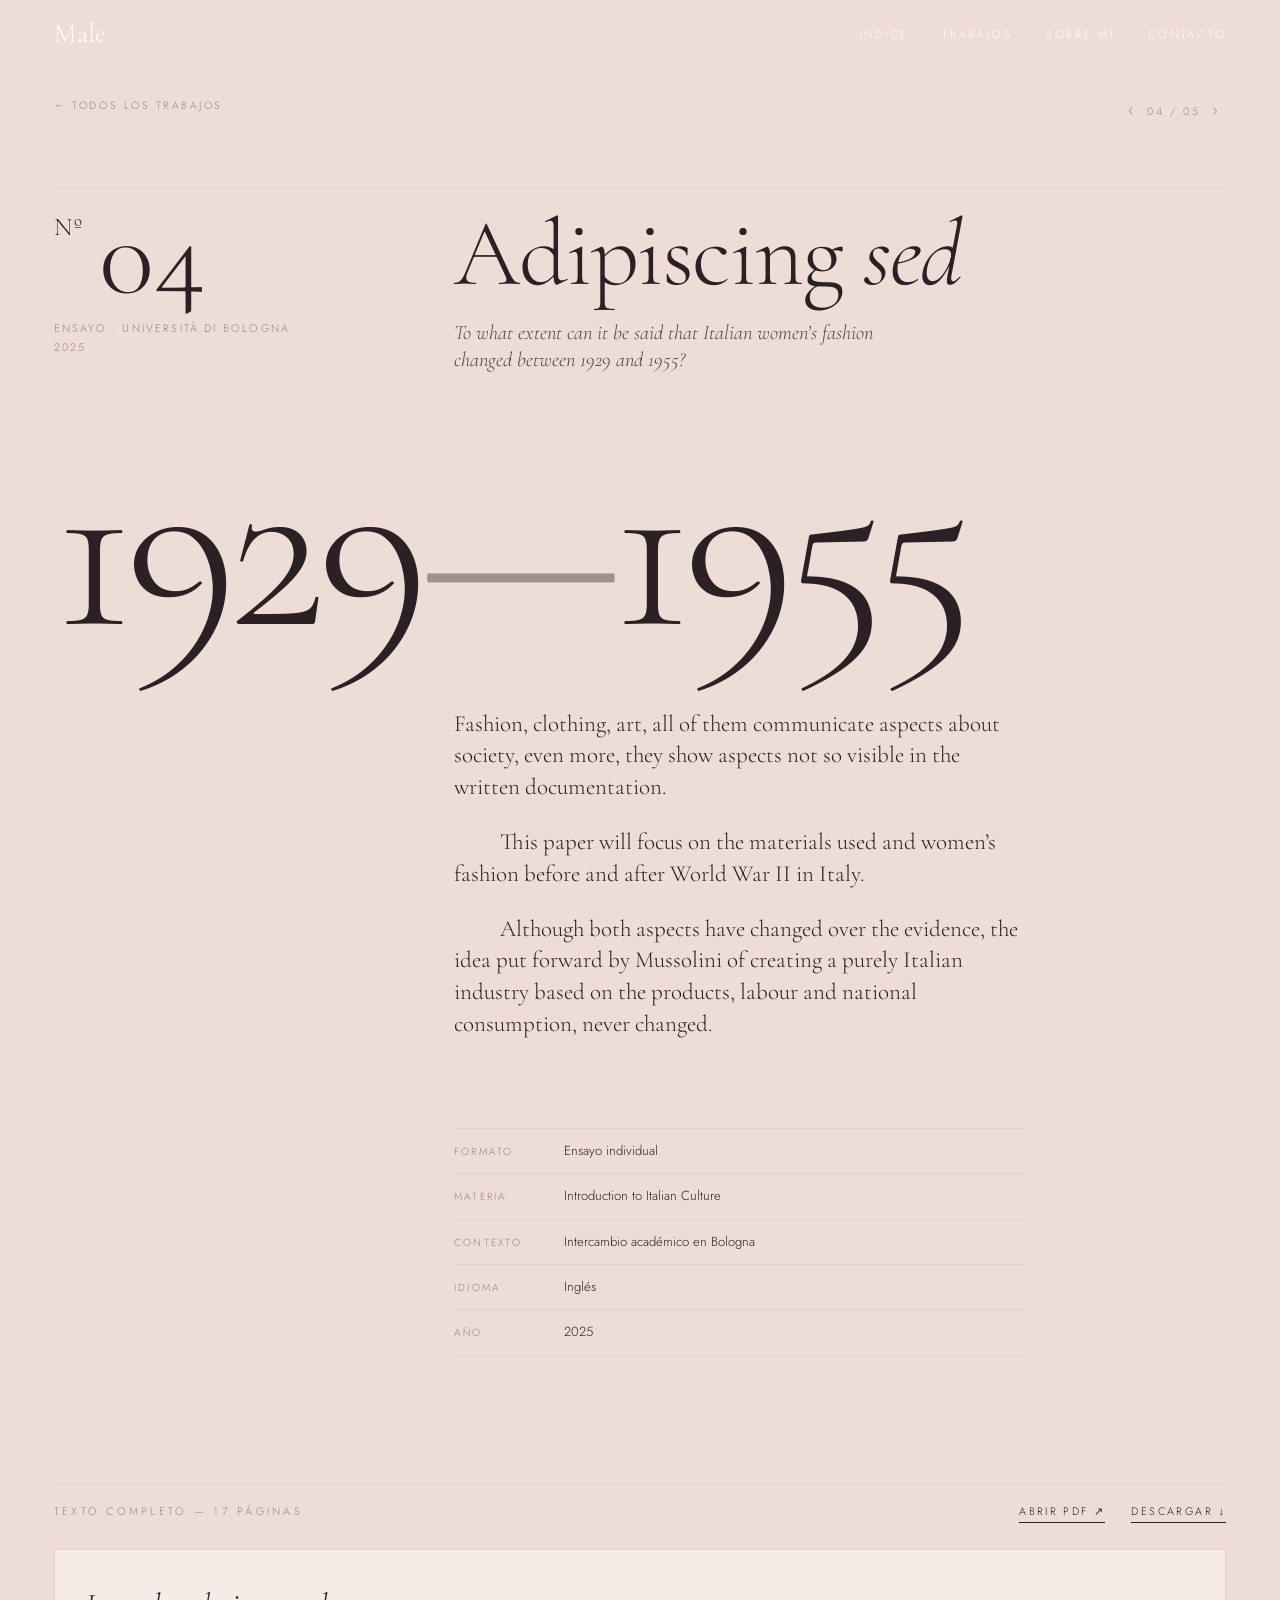
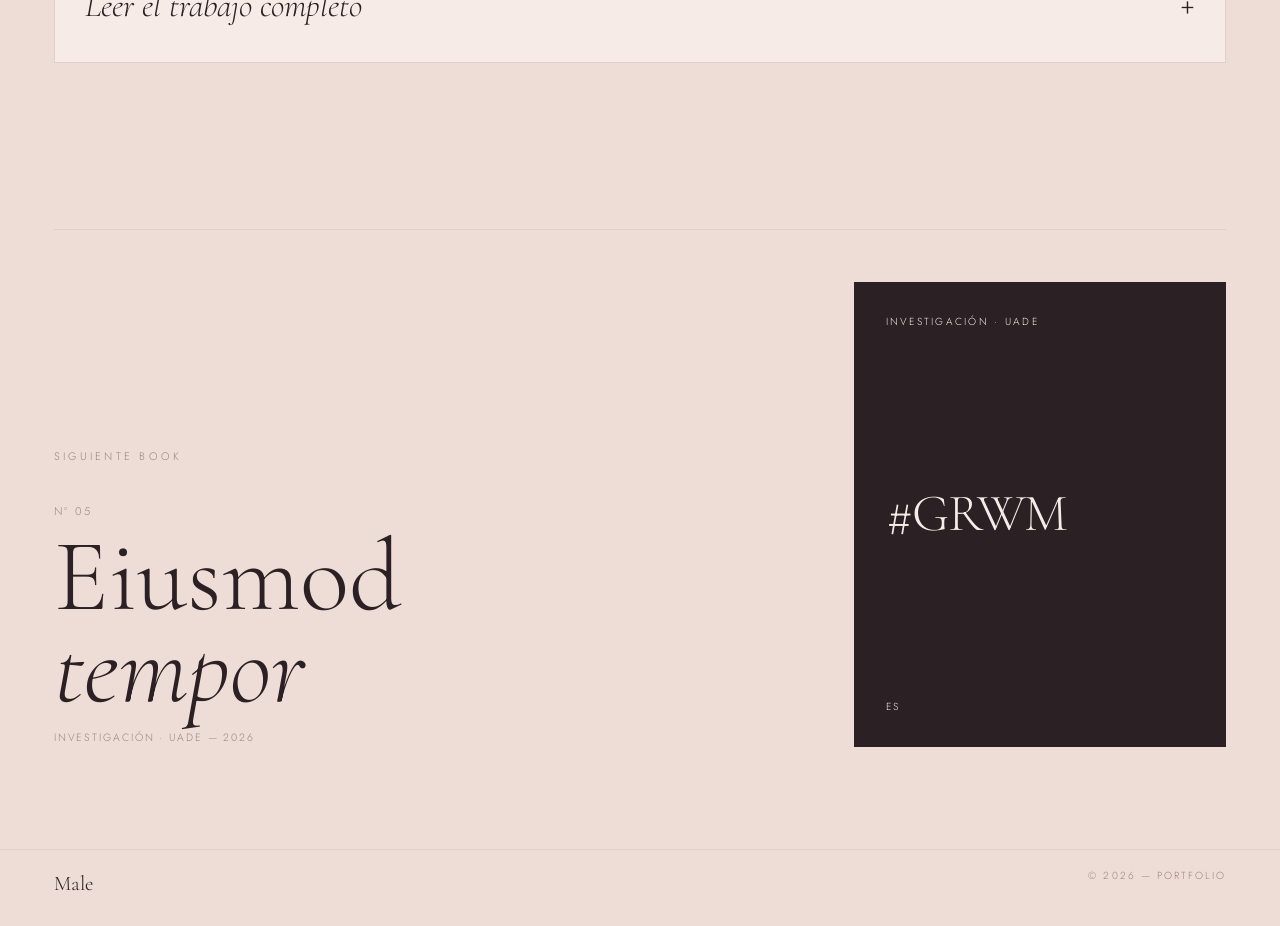
<file: 04/index.html>
<!DOCTYPE html>
<html lang="es">
<head>
<meta charset="UTF-8">
<meta name="viewport" content="width=device-width, initial-scale=1.0">
<title>Nº 04 Adipiscing sed — Male</title>
<meta name="description" content="Ensayo · Università di Bologna, 2025.">
<meta property="og:title" content="Nº 04 Adipiscing sed — Male">
<meta property="og:description" content="Ensayo · Università di Bologna, 2025.">
<meta property="og:image" content="../fotos/alien/04-l.webp">
<meta name="theme-color" content="#f6ebe7">
<link rel="icon" href="data:image/svg+xml,%3Csvg xmlns='http://www.w3.org/2000/svg' viewBox='0 0 64 64'%3E%3Crect width='64' height='64' fill='%232b2124'/%3E%3Ctext x='50%25' y='58%25' text-anchor='middle' dominant-baseline='middle' font-family='Georgia,serif' font-size='44' fill='%23f6ebe7'%3EM%3C/text%3E%3C/svg%3E">
<link rel="preconnect" href="https://fonts.googleapis.com">
<link rel="preconnect" href="https://fonts.gstatic.com" crossorigin>
<link href="https://fonts.googleapis.com/css2?family=Cormorant+Garamond:ital,wght@0,300;0,400;1,300;1,400&family=Jost:wght@300;400&display=swap" rel="stylesheet">
<link rel="stylesheet" href="../assets/style.css">
<script>document.documentElement.classList.add('js')</script>
</head>
<body class="book paper" data-work="Nº 04">
<div class="prog" aria-hidden="true"></div>
<nav aria-label="Principal">
  <a class="brand" href="../index.html">Male</a>
  <ul>
    <li><a href="../index.html#indice">Índice</a></li>
    <li><a href="../index.html#trabajos">Trabajos</a></li>
    <li><a href="../index.html#sobre-mi">Sobre mí</a></li>
    <li><a href="../index.html#contacto">Contacto</a></li>
  </ul>
  <button class="menu-btn" aria-expanded="false" aria-label="Abrir menú">Menú</button>
</nav>
<main class="bk">
  <div class="bk-bar rv">
    <a href="../index.html#trabajos">← Todos los trabajos</a>
    <span><a href="../03/index.html" aria-label="Book anterior">‹</a> 04 / 05 <a href="../05/index.html" aria-label="Book siguiente">›</a></span>
  </div>
  <header class="ch-head rv">
    <div class="ch-no"><span>Nº</span>04</div>
    <div class="ch-meta"><span>Ensayo · Università di Bologna</span><span>2025</span></div>
    <h1 class="ch-title">Adipiscing <em>sed</em></h1>
    <p class="ch-line">To what extent can it be said that Italian women’s fashion changed between 1929 and 1955?</p>
  </header>
  
  <div class="txt">
    <div class="txt-big rv">1929<i>—</i>1955</div>
    <div class="txt-body rv"><p>Fashion, clothing, art, all of them communicate aspects about society, even more, they show aspects not so visible in the written documentation.</p><p>This paper will focus on the materials used and women’s fashion before and after World War II in Italy.</p><p>Although both aspects have changed over the evidence, the idea put forward by Mussolini of creating a purely Italian industry based on the products, labour and national consumption, never changed.</p></div>
    <dl class="facts rv">
      <dt>Formato</dt><dd>Ensayo individual</dd>
      <dt>Materia</dt><dd>Introduction to Italian Culture</dd>
      <dt>Contexto</dt><dd>Intercambio académico en Bologna</dd>
      <dt>Idioma</dt><dd>Inglés</dd>
      
      <dt>Año</dt><dd>2025</dd>
    </dl>
  </div>
  <section class="reader rv" aria-label="Texto completo">
    <div class="reader-bar">
      <span class="kicker">Texto completo — 17 páginas</span>
      <span class="reader-acts"><a href="../docs/ensayo-italian-fashion-1929-1955.pdf" target="_blank" rel="noopener">Abrir PDF ↗</a><a href="../docs/ensayo-italian-fashion-1929-1955.pdf" download>Descargar ↓</a></span>
    </div>
    <details class="reader-doc">
      <summary><span>Leer el trabajo completo</span><i aria-hidden="true">+</i></summary>
      <div class="doc-body"><h3>Introduction</h3><p>Between the first of September 1939 and the second of September 1945, one of the most recognized and studied historical facts in the world took place, a military conflict known as The Second World War. In it, the major powers of the moment, allied in two groups, were involved in endless battles that led to the ruin of hundreds of territories and the division of countries. The two groups in conflict were the Axis, formed by Japan, Italy and Germany, and the Allies, including, among others, the United States, France, the United Kingdom and the USSR (Union of Soviet Socialist Republics). In addition to these, several countries were present in this conflict by helping one way or another their political allies.</p><p>Millions of consequences of this event can be enumerated: the loss of innocent lives, the empowerment of certain countries such as the United Soviet Union, among others. But in this essay it will be analyzed another type of consequence, the change in the women’s fashion in Italy in the periods immediately before and after World War II, including the change of materials and design of garments.</p><p>As mentioned above, this paper will focus on the materials used and women’s fashion before and after World War II in Italy with the aim of answering the following question: To what extent can it be said that Italian fashion between 1929 and 1955 actually changed? To be able to tackle it in the best possible way, this question will be taken ten years before the war (1929-1939) and ten (1945-1955) after this date.</p><p>Currently, it is of huge importance to study topics related to fashion such as which is discussed in this essay as it allows to raise the chances of understanding in a better way the historical events. Fashion, clothing, art, all of them communicate aspects about society, even more, they show aspects not so visible in the written documentation and so, it is crucial to pay attention to them. A lot can be understood/deduced about how people tend to live, what customs existed, what conflicts lurked in each household, what activities were carried out. According to the historian Ramos Rodrigues, "clothing plays a communicative, symbolic and aesthetic fundamental"(Ramos Rodrigues, 2006, p.154). In addition, any analysis of Italian fashion between 1929 and 1955 must consider how the Fascist regime attempted to construct a unified national identity through culture, industry, and everyday practices. During the ventennio, Mussolini used fashion as a political instrument to promote the idea of an “authentically Italian” style that reflected discipline, productivity, and national pride. Through institutions such as the Ente Nazionale della Moda and policies rooted in autarchy, the regime sought to standardize taste and encourage citizens to consume domestically produced goods, transforming clothing into a symbol of collective identity rather than individual expression. This cultural and ideological framework shaped the evolution of Italian fashion and left lasting effects that continued to influence the post-war industry.</p><p>It is consequential to study this subject specifically in Italy since today this country is one of the most influential for fashion, as writer Paris stands "the new capital of Italian fashion and in one of the world’s leading centres alongside Paris and New York" (Paris, 2009, p.122). Italy has constituted one of the most impressive fashion centers in the world along with Paris and New York since 1951 "after the organization of the Italian Fashion Show in Florence by Giovanni Giorgini" (Paris, 2009, p.122). This does not detract from the fact that since the Renaissance, Italy has been a reference of fashion. National designers such as Mario and Miuccia Prada, Valentino Gavarani, Giorgio Armani or Donatella Versace, among others can highlight.</p><p>To be able to answer the analysis question, both primary sources will be used as secondary, which will be evaluated in order to judge their relevance in the research as well as analyzed, compared and tested for use in answer to the question. Among the sources used, it can be find, the book "Italian Fashion since 1945: A Cultural History" by Emanuela Scarpellini, as well as the article "Creativity and innovation of the Italian fashion system in the interwar period (1919-1943)." by Cinzia Capalbo. This selection of sources was written by authors who understand the subject and with a great retrospective vision, who collaborate with general understanding of the topic. For example, Capalbo is a specialist in the subject because he is a professor in the Department of History at the Sapienza Università di Roma. Instead, Scarpellini is a historian specializing in the political and cultural history of Fascism Italian. These sources have been chosen in conjunction with others, as they have diverse perspectives on the causes of change, relevant information and data exact.</p><p>This essay will be developed in two central parts: the change that World War II brought to materials and how this affected the textile industry at the time, then the change that occurred in women’s fashion.</p><h3>Materials before and after the war</h3><p><span class="underline">1929-1939</span></p><p>To understand why the Fascist regime later became so involved in fashion and textile production, it is key to look back at the origins of Fascism in March 1919. In that year, Milan became what many historians call the “first capital of Fascism,” where Mussolini, the founder of the Fascist regime and Italy’s dictator between 1922 and 1943, founded the <em>Fasci di Combattimento</em> in which the Manifesto of Italian Combatants was published. This early program tried to bring together war veterans, soldiers, and also young men who had not fought but still felt disappointed by what they saw as a “mutilated victory,” meaning that Italy had not received the territories it had been promised after World War I. The movement presented itself as one able to restore national pride and renew Italian society. Even though the 1919 manifesto still included some democratic ideas, it already focused on discipline, collective identity, and putting the nation above the individual. These ideas later influenced Fascist cultural policies, including the effort to create an entirely Italian form of fashion based on a strict control over style, production, and materials (Franzinelli, 2019). In 1922, Benito Mussolini accessed political power and during the twenty years he was in it, he influenced almost every issue related to politics, economy and culture. The fascist objectives of the time were reinforced by the ideals of creating a ​distinctly Italian textile industry, among others. Within the objectives that Mussolini had proposed for his mandate, it was the idea to create a purely Italian fashion, meaning that the materials and production needed to be originated in Italy. For this purpose, the head of Fascist regime had to have absolute control of fashion and thus a body to regulate and limit individuality within the market was created. The "<em>Ente Nazionale della moda Italiana</em>" was an institution created by the dictator to promote the development of fashion during fascism (Paulicelli, 2015). According to Giannini, it was specifically in charge of "Italianizing the women’s wardrobe and adapting it to the commandments of autarchy" because Mussolini considered that a proper Italian fashion in relation to clothing, decoration and the architecture had not been achieved but could be created (Giannini, 2022).</p><p>While the country’s political framework is central to the subsequent creation of Italian industry (Paulicelli, 2001), it is also possible to state that the economy of the country was the main driving force behind the subsequent development of Italian fashion (Capalbo, 2015).</p><p>According to the aforementioned author, it is possible to stable this since, first of all, most Western nations eliminated free trade after the crisis economy started in 1929, which led to the limitation of international trade, leaving Italy with a great shortage of raw materials used in the textile industry. While this caused a crisis in the industry, it also led to the search for alternative materials. For this, the Italian nation started by using its own raw materials of the territory and resorting to old ones that had lost their value or had been replaced by foreign. Among these products were "orbace, wollen, hemp, mulberry and juniper." (Capalbo, 2015, p.4)</p><p>The economic crisis of 1929 gave the Fascist regime a good excuse to increase state control over the fashion and textile industries. The government presented itself as the only force able to protect the national economy, arguing that the international situation was too unstable and that Italy could no longer depend on foreign markets. For this reason, the regime said that producing and using only national materials was a patriotic responsibility. In this context, the state began to control production, raw materials, and the organization of the textile sector (Capalbo, 2015). By promoting fibers like <em>lanital</em> and centralizing fundamental decisions, the regime tried to build a self-sufficient Italian industry, while also reducing the independence of private companies.</p><p>In contrast to the above, there are perspectives such as Claudio Belini’s one, that consider the major cause of the replacement of materials Italy faced was due to the creation of artificial fibres and not because of the imports as proposed by Capalbo (2015). While both the views are noteworthy as they are current and have greater access to sources due to technology as well as a wider retrospective view, it can be said as a conclusion that Capalbo’s point of view is the most accurate since Bellini describes the situation but Capalbo understands the reason behind the change of materials.</p><p>With the creation of these new fibres, many businesses emerged and flourished, including the best known, Snia-Viscosa. This company was not initially dedicated to these products but to dive into the oceans in search of raw materials for the country, but as a cause of a maritime crisis in 1920, this company began to progress with the rayon. Its growth was such that it bought and incorporated other companies such as "Rumianca, a production company for chemicals indispensable in the manufacture of artificial yarns, and in Silm, supplier of plants and machinery necessary for the production of rayon." (Capalbo, 2015, p.4). By the early 1930s, SNIA-Viscosa had extended its activities overseas and owned several companies abroad, including in the United States, reflecting its role not only as a national industrial leader but also as a player in the international textile and fiber market (Capalbo, 2015). With this new material, Italy managed, not only to stay present in the fashion industry, but also to create new fibers. The lanital, very similar to wool, allowed Italy to use more domestic resources such as casein from milk but most importantly, not to have to import. By 1937, the plant Snia produced almost seven million kilos of lanital (Capalbo, 2015).</p><p>Based on the analysis that has been made up to this point, it can be said that before the outbreak of World War II, Italy was seeking to create a textile industry and thus also a fashion industry that was purely Italian. For this, national raw materials were used since the economic relations with other countries were devastated and, in addition, the socio-political context did not allow the country to import foreign raw materials. Now, can it be sure that this is going to continue after World War II or will there be any changes that break with what was established in the thirties?</p><p>From the outset, it can be said that there were some changes. At first, Italy was part of the Axis, which limited its ability to import and export goods, since it could only trade with Germany and Japan. However, after Mussolini was removed from power in 1943, Italy switched sides and joined the Allies, eventually ending the war as one of the victorious countries. This political shift opened the possibility for Italy to rebuild its economy and establish broader commercial relations with other nations.</p><p><span class="underline">1945-1955</span></p><p>Unlike 1929-1939, the post-war period led to, according to Paulicelli (2001), Italy deciding to rebuild the country that had been in the past and regain its beauty, harmony and life as well as rebuilding its identity and dignity (Paulicelli, 2001). With this in mind, Italy decided to rely on haute couture and the production of boutique fashion when exporting. This was because the country's domestic market, after the war, was not at its best time and a shortage of domestic demand became evident (Paris, 2009).</p><p>According to Scarpellini (2019), the prosperity of the textile market was due to the United States. In the post-war period, this country grew economically as it did not suffer on its territory which allowed them to become one of the biggest buyers of Italian fabrics (Motta, 2019).</p><p>Part of the Marshal Plan was intended to restore prosperity around the economic and political side of several European countries. For example, ensuring that the Italian industry was successful in addition to lending money and exporting raw materials (Garrison, 2012).</p><p>The Marshall Plan was a US program to boost the European countries during the Cold War in order to recover them from the damage caused by World War II. It is also possible to state that, according to White (2020), that this plan had ideological interests: helping European nations to distance themselves from the USSR and ensuring that communism did not expand. In relation to Italy, the Marshall objective was clear: “to strengthen Italy economically and politically so that truly democratic elements of the country can withstand the forces that threaten to sweep them with a new totalitarianism.” (U.S. Department of State, 1945, p.682). This was because the state was on the dangerous line with Communist Yugoslavia hence tending to this position, adding to the fact that the country itself was already a large communist party. It is because of this "critical" situation, from the US point of view, why Italy received a lot of economic aid (White, 2020).</p><p>As stated by the aforementioned author, the industry of Italian wool and yarn fabrics progressed and increased their production with superior quality. Thanks to the additional capital and the growth in exports supported by the Marshall Plan, the demand for raw materials rose significantly: "100,000 tonnes in 1922, 145,000 in 1940 and this figure would be equalized in 1945 having its peak in 1963 with 202000" (Scarpellini, 2019, p. 41). Cotton, however, did not experience the same proportional improvement as wool and yarn, and its moment of greater popularity and use would come later (Scarpellini, 2019).</p><p>In contrast, according to Garrison (2012), textiles managed to flourish during the post-war period because the cities that were mostly in charge of their production such as Milan, Turin or Genoa, suffered less than the cities near Rome because they were not given battles on their territory, only received bombing by the Allies. The maintenance of textile factories allowed Italy to recover quickly after the war leaving its competitors such as Japan, the UK and France off the given radar that these three were most affected in the war (Garrison, 2012).</p><p>As a partial conclusion, it can be established that the materials were influenced by the country’s political and economic situation. Before the war in question, domestic raw materials were used to develop the industry, mainly due to its few international relations to market. Instead, after the war, Italy was given the opportunity to open its international relations by being the number one economic partner of the United States, this allowed Italy to increase the materials production. Therefore, between 1929 and 1939 there was a change in the type of materials while between 1945 and 1955 there was a change in the target market.</p><h3>Women’s fashion before and after the war</h3><p><span class="underline">1929-1939</span></p><p>Considering that the analysis of this essay starts in 1929, it is worth mentioning that the economic world crisis that began in that year produced major changes, not only in politics but also in society and therefore, also in the way of dressing. Along the previous ten years of the World War II, many women devoted their time to the house and chores of the home leaving vacant the jobs they filled during World War I for men to occupy them, so, according to Rava (2020), <em>"the female ideal is again showing a woman of marked sexual characters"</em> (Rava, 2020, p.9). The back takes center stage in night dresses for parties and for waiting for the men at home, the cleavage of the daily clothes took space. These aspects were largely influenced by Parisian fashion as well as most Italian fashion (Rava, 2020).</p><p>Italian fashion in this instance of history faced two problems: the economic crisis and the rise of Hollywood. Now, which of these problems limited in a greater scale Italian industry's growth?</p><p>First, there are experts like Rava (2020) who claim that the economic crisis determined the new fashion. Prints appeared, especially the flowery ones, and had special relevance in the thirties since they facilitate the sewing and reduce costs of fabric and allow to conceal stains, all so that people did not have to spend more than what was needed in times of crises. Moreover, the economic crisis caused high-fashion designs to highlight social differences through the expensive materials they required."cutting at the sides requires a lot of material, the fabrics for party garments are expensive, satin, silk, lamé"(Rava, 2020, p.9). For wealthier women, fashion included embroidered details and luxurious furs, both intended to display a higher social position. In this way it can be interpreted as Rava, in which the economic crisis led to aesthetic changes for everyday fashion with the aim of using the least amount of resources possible because they were limited and also reducing the cost of production.</p><p>Despite the economic crisis faced by the country, this was not the only obstacle that prevented Italian fashion from becoming a reality. According to Ramos (2006), it was more considerable the creation of the film industry (Hollywood) in the US and its inevitably impact on fashion worldwide since the cinema was cheap and seemed luxurious: "Hollywood sells glamour for a few cents" (Rava, 2020, p.9). The famous company also offered the possibility of escaping the crisis in the country imaginatively but in turn the model Hollywood’s goal was unattainable and therefore more desired by the public "were the vehicle for fantasy, the only way out of despair that dominated everyday life" (Ramos Rodrigues, 2006, p.167). In relation to women’s fashion, Hollywood costumes did not predominate in the daily life of the female public but it was used a lot for night parties, evening events, and especially in luxury accessories. Therefore, Hollywood’s fashion was an obstacle to the development of Italian fashion since the Italians wanted to buy what was unattainable instead of buying locally and investing in the Italian industry (Ramos Rodrigues, 2006)</p><p>According to Paulicelli (2004), the 1930s also witnessed a symbolic confrontation between the Fascist ideal of “Italianità” and the growing international appeal of American glamour. While the regime promoted a sober, disciplined, and nationally rooted aesthetic, the American company projected an image of luxury, sensuality, and modern freedom that captivated Italian audiences. Cinema offered an escapist world far removed from the economic hardships and ideological constraints of daily life, making American fashion, especially evening wear, accessories, and hairstyles, highly aspirational. As a result, Italian women were increasingly drawn to styles that contradicted the regime’s attempt to impose a uniform national identity, revealing the limits of Fascist cultural control and illustrating how global influences could subtly undermine domestic propaganda (Gundle, 2007).</p><p>Within the framework of the Second World War, Italy was affected by external circumstances but the fact that Hollywood flourished and was yearned for on a world level was what prevented to a greater extent that the fashion industry in Italy could not fully develop. This is because even though the Italians had money to invest in domestic production, they decided not to do so and buy the products from American style.</p><p>Adding more, accessories played a fundamental role in the fact that, although American fashion was beginning to take on importance through Hollywood, the Italian industry did not stop experimenting with creativity, materials, shapes and colors. An artist recognized for this development was Uberto Bonetti who was part of the futurist movement who created "definite design which became a prototype, created to be mass-produced"(Capalbo, 2016, p.8) by using raw materials such as plastic or resin. Nevertheless, the most outstanding accessories of the Italian industry of the time were the wallets/bags and the shoes that conquered the world leaving momentarily behind the popularity of Parisian fashion.</p><p>Under the analysis in question, it can be said that Italian women’s fashion was conditioned by the rise of Hollywood and the ideals that cinema carries even today as well as by the world economic crisis of 1929.</p><p><span class="underline">1945-1955</span></p><p>In contrast to the time period analyzed above, the time of post-war Italian fashion would stand out for radically changing the way it is produced and therefore be used.</p><p>After the end of the war, Italian textile production was mostly orientated to the foreign market by being mainly exported to the USA due to the economic benefits mentioned above. This new market would allow Italian fashion to be much more authentic, exotic, fearless and sophisticated (Garrison, 2015). Two new ways of dressing and shopping would be developed, on the one hand, the boutique fashion and on the other hand, the ready to wear, better known as prêt-à-porter, high quality (Paulicelli, 2001). This consists of a mass production or large quantities of the same garment, partially leaving aside the haute couture that was the production of almost unrepeatable and unmatched products. This occurs mainly because for exporting it is necessary to have a rapid process and large scale production. Italian designers will have to adapt to this new way of production. For example, Elisa Massai, one of the only foreign journalists who wrote in the magazine Women Wears Daily invited to the Italian Fashion Show of 1951, thought that the designer Giorgini began his show with modest clothes in order to adapt to the shape of American life and way of dressing (Motta, 2019). Being a primary source counts with a great limitation that is the opinion of the author, which is limited to an interpretation of the fact, this means that it is not necessarily an absolute truth but rather an opinion or interpretation of the fact. It would not be possible to corroborate that Giorgini’s objective was effectively to align with the US fashion.</p><p>In this period, Italian fashion would be recognized for its simplicity and at the same time their outstanding designs and patterns. This type of clothing would capture the attention of American women because of how different they were, the quality that they brought with them and together with the moderate prices (Paris, 2010).</p><p>As a partial conclusion, it can be stated that there was a big change in the consumption and sales in regard to Italian women’s fashion after the Second World. The need to export to the US, to improve the economy, part of its textile industry, would lead to the production of this being distinct. Before the war, the Italian fashion industry was limited by factors such as the crisis and rise of Hollywood in contrast to the postwar era in which the American aid would bring prosperity to the market.</p><h3>Conclusion:</h3><p>To conclude with the work done, after having analyzed two aspects of the Italian fashion, ten years before and ten years after the war, these being: materials used in the textile industry and women’s fashion; it can be said that indeed, Italian fashion was re-signified and changed over the years studied.</p><p>Firstly, in relation to the materials, it is possible to state that there was an enormous change since, before the war conflict broke out, Italy tended to have a textile industry that was inefficient and in decline due to the fact that they could not import materials from foreign nations; it is, nevertheless, feasible to interpret this as a great kick for the the beginning of the development of purely Italian fashion given that the use of materials already met that factor. Once Italy broke off relations with the Axis and joined the Allies, they were able to commercialize and import materials from other countries of the world, allowing the market to expand.</p><p>Secondly, in women’s fashion, it is also viable to corroborate a change because, before the Second World War, ​​women’s modes of dress tended to be recognized for being Hollywood-inspired with outstanding accessories and little national development. Moreover, after the conflict, fashion production became more focused on mass and chain exports, which limited the originality of garments to a certain extent. By all means, it is vital to mention that with this new process of selling clothes to foreign areas, Italy managed to export its fashion.</p><p>Although both aspects have changed over the evidence, the idea put forward by Mussolini of creating a purely Italian industry based on the products, labour and national consumption, never changed.</p><p>While this essay has analyzed heterogeneous perspectives and numerous reasons to answer the research question, it is plausible to say that this answer is not necessarily the only one that can be given to it. This is because it is not possible to access all sources of information related to this topic so that all viewpoints can be considered, this provides a margin of improvement for the future. Furthermore, there are other aspects that could be taken into account such as men’s fashion.</p><h3>References</h3><p>Capalbo, C. (2016, June). <em>Creativity and innovation of the Italian fashion system in the inter-war period (1919–1943).</em>Retrieved July 6, 2023, from <a href="https://www.sciencedirect.com/science/article/abs/pii/S1698698915000661" target="_blank" rel="noopener"><span class="underline">https://www.sciencedirect.com/science/article/abs/pii/S1698698915000661</span></a></p><p>Cerretano, V. (2020, May 13). <em>Autarky, market creation and innovation: Snia Viscosa and Saici, 1933–1970.</em> <em>Business History.</em> <a href="https://doi.org/10.1080/00076791.2020.1750599" target="_blank" rel="noopener"><span class="underline">https://doi.org/10.1080/00076791.2020.1750599</span></a></p><p>Ente Nazionale della Moda - MAM-e. (2022, September 12). <em>Mam-e Fashion Encyclopedia.</em> Retrieved August 24, 2023, from <a href="https://fashion.mam-e.it/ente-nazionale-della-moda/" target="_blank" rel="noopener"><span class="underline">https://fashion.mam-e.it/ente-nazionale-della-moda/</span></a></p><p>Franzinelli, M. (2019). <em>Fascismo anno zero</em>. Edizioni Mondadori.</p><p>Garrison, E. (2012, April 26). <em>The Italian Reconstruction and Post-War Fashions.</em> PDXScholar.</p><p>Gundle, S. (2008). <em>Glamour: a history.</em> Oxford University Press, USA.</p><p>Paris, I. (2010, November). <em>Orígenes del Made in Italy. Moda italiana y mercado internacional en la segunda posguerra.Revista de Historia Industrial,</em> 121–155.</p><p>Paulicelli, E. (2001). <em>Reconstructing Italian Fashion: America and the Development of the Italian Fashion Industry Nicola White.</em></p><p>Ramos Rodrigues, M. J. (2006, July 04). <em>Cine y moda. Desde los orígenes hasta la década del treinta.</em> <em>Revista Latente,</em>153–177.</p><p>Rava, M. (2020, December). <em>La moda en tiempos revueltos.</em> Retrieved April 23, 2023, from <a href="https://estudioshistoricos.org/24/eh2416.pdf" target="_blank" rel="noopener"><span class="underline">https://estudioshistoricos.org/24/eh2416.pdf</span></a></p><p>Scarpellini, E. (2019). <em>Italian Fashion Since 1945: A Cultural History</em> (N. Giovanni Mazhar, Trans.). Springer International Publishing.</p><p>U.S. Department of State. (1945). <em>Foreign Relations of the United States, The Conference of Berlin (The Potsdam Conference), 1945, Volume I, Document No. 464.</em> Office of the Historian, U.S. Department of State.</p><p>White, N. (2000). <em>Reconstructing Italian Fashion: America and the Development of the Italian Fashion Industry.</em> Berg Publishers.</p>
</div>
    </details>
  </section>
  <a class="next rv" href="../05/index.html">
    <div class="nx-txt"><span class="kicker">Siguiente book</span><span class="nx-no">Nº 05</span>
      <span class="nx-t">Eiusmod <em>tempor</em></span><span class="wk-m">Investigación · UADE — 2026</span></div>
    <div class="wk-doc inv nx-doc"><span>Investigación · UADE</span><b>#GRWM</b><span>ES</span></div>
  </a>
</main>
<footer class="mini"><a href="../index.html">Male</a><span>© 2026 — Portfolio</span></footer>

<div class="cur" aria-hidden="true">Ver</div>
<script src="../assets/site.js" defer></script>
</body>
</html>
</file>
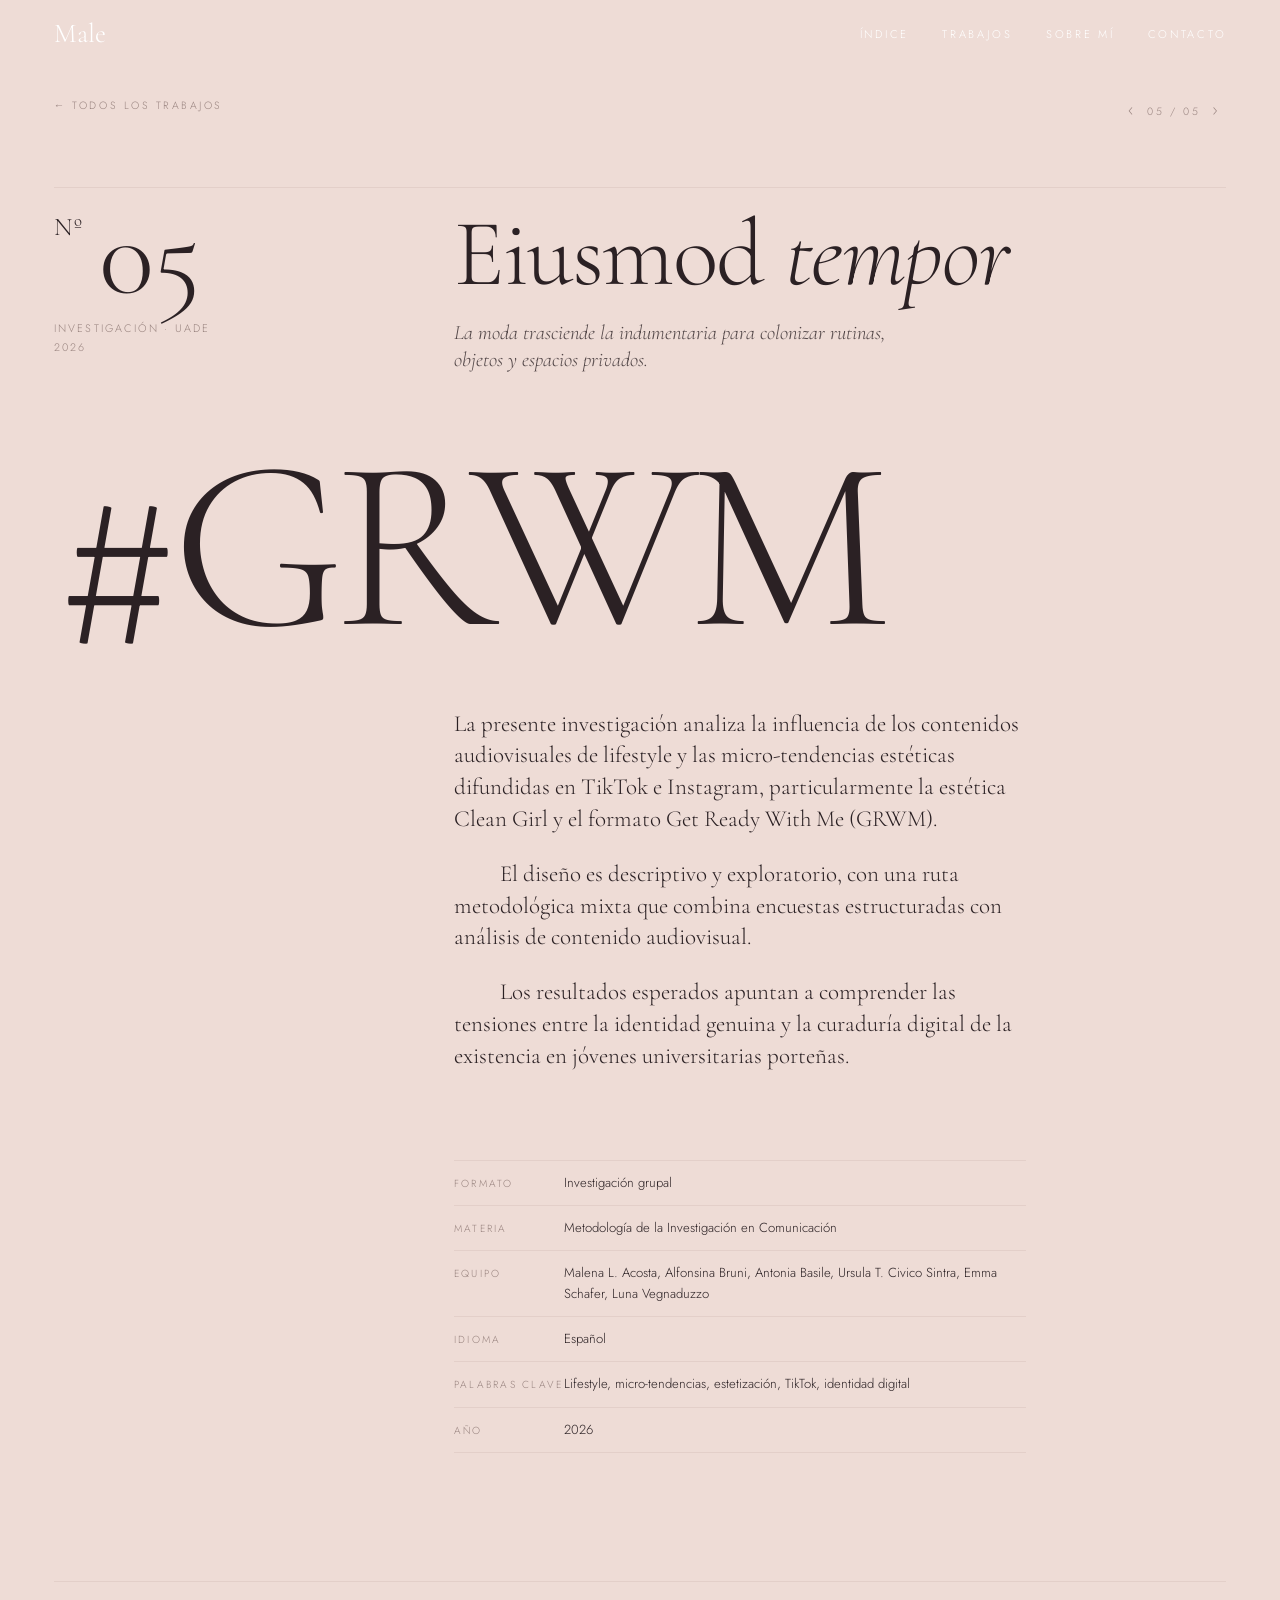
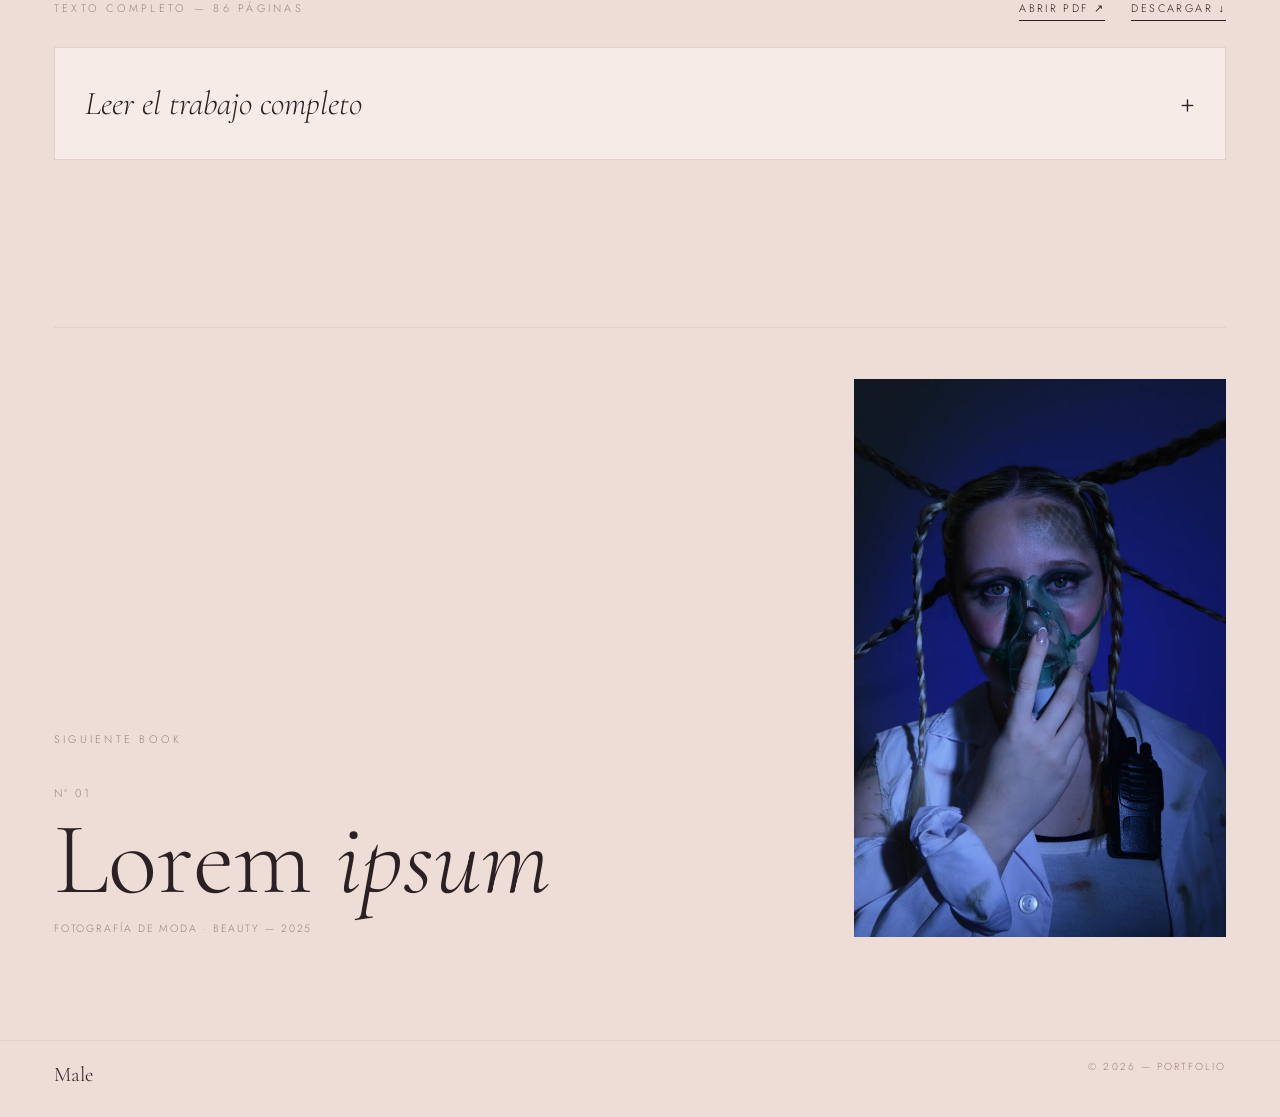
<file: 05/index.html>
<!DOCTYPE html>
<html lang="es">
<head>
<meta charset="UTF-8">
<meta name="viewport" content="width=device-width, initial-scale=1.0">
<title>Nº 05 Eiusmod tempor — Male</title>
<meta name="description" content="Investigación · UADE, 2026.">
<meta property="og:title" content="Nº 05 Eiusmod tempor — Male">
<meta property="og:description" content="Investigación · UADE, 2026.">
<meta property="og:image" content="../fotos/alien/04-l.webp">
<meta name="theme-color" content="#f6ebe7">
<link rel="icon" href="data:image/svg+xml,%3Csvg xmlns='http://www.w3.org/2000/svg' viewBox='0 0 64 64'%3E%3Crect width='64' height='64' fill='%232b2124'/%3E%3Ctext x='50%25' y='58%25' text-anchor='middle' dominant-baseline='middle' font-family='Georgia,serif' font-size='44' fill='%23f6ebe7'%3EM%3C/text%3E%3C/svg%3E">
<link rel="preconnect" href="https://fonts.googleapis.com">
<link rel="preconnect" href="https://fonts.gstatic.com" crossorigin>
<link href="https://fonts.googleapis.com/css2?family=Cormorant+Garamond:ital,wght@0,300;0,400;1,300;1,400&family=Jost:wght@300;400&display=swap" rel="stylesheet">
<link rel="stylesheet" href="../assets/style.css">
<script>document.documentElement.classList.add('js')</script>
</head>
<body class="book paper" data-work="Nº 05">
<div class="prog" aria-hidden="true"></div>
<nav aria-label="Principal">
  <a class="brand" href="../index.html">Male</a>
  <ul>
    <li><a href="../index.html#indice">Índice</a></li>
    <li><a href="../index.html#trabajos">Trabajos</a></li>
    <li><a href="../index.html#sobre-mi">Sobre mí</a></li>
    <li><a href="../index.html#contacto">Contacto</a></li>
  </ul>
  <button class="menu-btn" aria-expanded="false" aria-label="Abrir menú">Menú</button>
</nav>
<main class="bk">
  <div class="bk-bar rv">
    <a href="../index.html#trabajos">← Todos los trabajos</a>
    <span><a href="../04/index.html" aria-label="Book anterior">‹</a> 05 / 05 <a href="../01/index.html" aria-label="Book siguiente">›</a></span>
  </div>
  <header class="ch-head rv">
    <div class="ch-no"><span>Nº</span>05</div>
    <div class="ch-meta"><span>Investigación · UADE</span><span>2026</span></div>
    <h1 class="ch-title">Eiusmod <em>tempor</em></h1>
    <p class="ch-line">La moda trasciende la indumentaria para colonizar rutinas, objetos y espacios privados.</p>
  </header>
  
  <div class="txt">
    <div class="txt-big rv">#GRWM</div>
    <div class="txt-body rv"><p>La presente investigación analiza la influencia de los contenidos audiovisuales de lifestyle y las micro-tendencias estéticas difundidas en TikTok e Instagram, particularmente la estética Clean Girl y el formato Get Ready With Me (GRWM).</p><p>El diseño es descriptivo y exploratorio, con una ruta metodológica mixta que combina encuestas estructuradas con análisis de contenido audiovisual.</p><p>Los resultados esperados apuntan a comprender las tensiones entre la identidad genuina y la curaduría digital de la existencia en jóvenes universitarias porteñas.</p></div>
    <dl class="facts rv">
      <dt>Formato</dt><dd>Investigación grupal</dd>
      <dt>Materia</dt><dd>Metodología de la Investigación en Comunicación</dd>
      <dt>Equipo</dt><dd>Malena L. Acosta, Alfonsina Bruni, Antonia Basile, Ursula T. Civico Sintra, Emma Schafer, Luna Vegnaduzzo</dd>
      <dt>Idioma</dt><dd>Español</dd>
      <dt>Palabras clave</dt><dd>Lifestyle, micro-tendencias, estetización, TikTok, identidad digital</dd>
      <dt>Año</dt><dd>2026</dd>
    </dl>
  </div>
  <section class="reader rv" aria-label="Texto completo">
    <div class="reader-bar">
      <span class="kicker">Texto completo — 86 páginas</span>
      <span class="reader-acts"><a href="../docs/investigacion-narrativas-visuales.pdf" target="_blank" rel="noopener">Abrir PDF ↗</a><a href="../docs/investigacion-narrativas-visuales.pdf" download>Descargar ↓</a></span>
    </div>
    <details class="reader-doc">
      <summary><span>Leer el trabajo completo</span><i aria-hidden="true">+</i></summary>
      <div class="doc-body"><h3><strong>Resumen</strong></h3><p>La presente investigación analiza la influencia de los contenidos audiovisuales de <em>lifestyle</em> y las micro-tendencias estéticas difundidas en TikTok e Instagram, particularmente la estética <em>Clean Girl</em> y el formato <em>Get Ready With Me</em> (<em>GRWM</em>), en las prácticas de consumo estético y en la construcción de la identidad personal de estudiantes mujeres de UADE sede Montserrat, de entre 18 y 24 años, durante el período 2025-2026.</p><p>La problemática se enmarca en un proceso de estetización de la vida cotidiana impulsado por la lógica algorítmica de las redes sociales, donde la moda trasciende la indumentaria para colonizar rutinas, objetos y espacios privados bajo una dinámica de espectacularización digital. A pesar de su relevancia social, estos fenómenos permanecen escasamente estudiados desde una perspectiva académica rigurosa en el contexto argentino, lo que justifica este estudio.</p><p>El diseño es descriptivo y exploratorio, con una ruta metodológica mixta que combina encuestas estructuradas administradas a estudiantes de la sede Montserrat con análisis de contenido audiovisual de publicaciones en TikTok e Instagram. A través de estas técnicas, se busca identificar los códigos estéticos, visuales y discursivos predominantes en los contenidos <em>GRWM</em> y la tendencia <em>Clean Girl</em>, para describir cómo las jóvenes universitarias los incorporan en sus decisiones de compra y en la gestión de su imagen personal.</p><p>Los resultados esperados apuntan a aportar evidencia empírica que contribuya a comprender las tensiones existentes entre la identidad genuina y la curaduría digital de la existencia en jóvenes universitarias porteñas.</p><p><strong>Palabras clave:</strong> lifestyle, micro-tendencias, estetización, TikTok, identidad digital.</p><h3 id="introducción"><strong>Introducción</strong></h3><p>La presente investigación se inscribe en el campo disciplinar de las Ciencias de la Comunicación, en tanto analiza la circulación de contenidos audiovisuales y su impacto en las prácticas estéticas dentro de las redes sociales. El área temática corresponde a contenidos y audiencia, con foco en los procesos de recepción, apropiación e influencia de los mensajes visuales digitales sobre los comportamientos y la identidad de los jóvenes. El tema general a tratar en la siguiente investigación, es la influencia de productos audiovisuales en la construcción de prácticas estéticas en redes sociales. El tema específico se circunscribe a la estetización del consumo diario en entornos digitales: el rol de los contenidos de <em>lifestyle</em> y micro-tendencias, en particular la estética "Clean Girl", en la adopción de prácticas estéticas y de moda en jóvenes universitarias de Buenos Aires.</p><p>El objeto de estudio para dicho análisis es la influencia de los contenidos audiovisuales de <em>lifestyle</em> y de las micro-tendencias estéticas difundidas en redes sociales, particularmente en TikTok e Instagram, como la estética "Clean Girl" y los formatos "Get Ready With Me", en los procesos de estetización de la vida cotidiana y en la adopción de prácticas de consumo estético, hábitos cotidianos y formas de construcción de la identidad personal en estudiantes mujeres de UADE sede Montserrat de entre 18 y 24 años, durante el período 2025-2026.</p><p>En la actualidad, la exposición masiva a contenidos de <em>lifestyle</em> en redes sociales ha derivado en un proceso de estetización de la vida cotidiana, en el cual la moda trasciende la indumentaria para colonizar rutinas, objetos y espacios privados bajo una lógica de espectacularización digital. Las plataformas TikTok e Instagram operan como escenarios de construcción y negociación identitaria para los jóvenes, quienes no solo consumen contenidos estéticos sino que los internalizan, los reproducen y los traducen en decisiones concretas de consumo. Como señala Sabino (1992), todo problema de investigación surge de la observación de una realidad que presenta aspectos no suficientemente explicados por el conocimiento disponible; en este caso, la transformación de las prácticas cotidianas juveniles a partir del consumo de contenido algorítmico constituye precisamente esa realidad insuficientemente abordada.</p><p>La justificación del estudio radica en la necesidad de analizar cómo dicha dinámica reconfigura la identidad y los hábitos de consumo de los jóvenes en Buenos Aires, quienes progresivamente transforman su privacidad en una performance visual orientada al algoritmo. En este sentido, Yuni y Urbano (2006) sostienen que la investigación científica se justifica cuando permite generar conocimiento nuevo sobre un fenómeno socialmente relevante y escasamente documentado en su contexto específico; condición que se verifica en el presente estudio.</p><p>A pesar del crecimiento de los estudios sobre comunicación digital, persiste una vacancia académica respecto al impacto concreto de estas micro-tendencias en la cultura material y en las prácticas físicas fuera de la pantalla en el contexto porteño. Los estudios existentes tienden a abordar la dimensión psicosocial del consumo digital como autoestima, validación, bienestar, pero raramente se detienen en las transformaciones cotidianas y materiales que ese consumo produce: cambios concretos en los hábitos de compra, adopción de códigos de vestimenta o transformación del espacio privado con fines de exhibición digital. Asimismo, la micro-tendencia Clean Girl y el formato GRWM permanecen prácticamente sin estudiar desde una perspectiva académica rigurosa en lengua española y en el contexto latinoamericano.</p><p>Frente a esta vacancia, el presente estudio pretende aportar una mirada crítica que desnaturalice el consumo estético actual y brinde herramientas conceptuales para comprender las nuevas tensiones entre la identidad genuina y la curaduría digital de la existencia en jóvenes universitarias de Buenos Aires.</p><p>Para poder solventar dicha vacancia académica, esta investigación se desarrolla en función a la siguiente pregunta de investigación: ¿De qué manera la exposición a las narrativas visuales de lifestyle y micro-tendencias, como la estética Clean Girl, en TikTok e Instagram influye en la adopción de nuevas prácticas de consumo estético y en la gestión de la identidad personal en estudiantes mujeres de UADE sede Montserrat de entre 18 y 24 años durante el período 2025-2026? Esta interrogación busca evidenciar que efectivamente la exposición frecuente a narrativas visuales de lifestyle y micro-tendencias en redes sociales genera una transformación en las prácticas de consumo y en la construcción de la identidad personal de nuestro objeto de estudio.</p><p>Como objetivo general de esta investigación se propone el analizar el impacto de las narrativas visuales de lifestyle, GRWM y estética Clean Girl, difundidas en TikTok e Instagram en las prácticas de consumo de moda y en la construcción de la imagen personal de estudiantes mujeres de UADE sede Montserrat de entre 18 y 24 años durante el período 2025-2026.</p><p><strong>Objetivos específicos:</strong></p><ul><li><blockquote><p>Identificar los códigos estéticos, visuales y discursivos predominantes en los contenidos de Get Ready With Me y la tendencia Clean Girl en las plataformas Tik Tok e Instagram.</p></blockquote></li><li><blockquote><p>Describir cómo las jóvenes universitarias porteñas incorporan estos códigos visuales difundidos en TikTok e Instagram en sus decisiones de compra y en la gestión de su propia estética personal.</p></blockquote></li><li><blockquote><p>Determinar si la adopción de estas micro-tendencias en entornos digitales como TikTok e Instagram responde a una búsqueda de validación social y pertenencia dentro del entorno digital.</p></blockquote></li></ul><h3 id="estado-del-arte"><strong>Estado del Arte</strong></h3><p>La presente investigación se inscribe en un campo de estudio en plena expansión. Para su contextualización, se realizó una revisión de literatura académico-científica en las bases de datos Redalyc, Google Scholar y repositorios universitarios, utilizando los descriptores "TikTok identidad jóvenes", "Instagram consumo estético", "lifestyle redes sociales", "microtendencias moda digital" e "influencers construcción identidad", acotada al período 2020-2025. Las fuentes se organizan siguiendo un criterio temático y geográfico: se parte de estudios sobre el impacto general de las plataformas en la identidad juvenil, se avanza hacia investigaciones sobre ideales estéticos y consumo en redes sociales, y se concluye con aproximaciones específicas al formato GRWM y la tendencia Clean Girl.</p><p>En primer lugar, para la indagación respecto a cómo TikTok e Instagram funcionan como plataformas de construcción identitaria en jóvenes, Virós-Martín et al. (2025) publicaron en la Revista de Comunicación el artículo "Adolescentes, TikTok e Instagram: percepciones sobre el impacto de las tecnologías digitales en su vida social", en el cual examinaron, mediante una encuesta cuantitativa transversal aplicada a 1.043 adolescentes españoles de entre 12 y 18 años, de qué manera estas plataformas influyen en la socialización y en la construcción identitaria. Los resultados revelan diferencias estructurales significativas entre ambas redes: los usuarios de Instagram valoran más positivamente el impacto en la socialización y el sentido de pertenencia grupal, mientras que los usuarios de TikTok destacan la capacidad de autoexpresión individual y la aceptación de normas sociales. Al respecto, los autores sostienen que "TikTok centra su atención en hacer que los usuarios interactúen con un algoritmo personalizado que les muestra vídeos en función de sus propios intereses y, por el otro, con el contenido que los propios usuarios generan, de manera que acaban interactuando con sus propias autorepresentaciones" (Virós-Martín et al., 2025, p. 522). El estudio concluye que reconocer el rol de estas plataformas en la construcción identitaria es fundamental para diseñar estrategias que promuevan un entorno digital más inclusivo y equilibrado. Desde el punto de vista metodológico, esta investigación constituye un antecedente relevante para el componente de encuestas contemplado en el presente estudio; no obstante, no profundiza en las prácticas de consumo estético concretas ni en micro-tendencias específicas como la estética Clean Girl, además de estar sumamente alejado del objeto de estudio anteriormente planteado.</p><p>En una línea complementaria, Guadamud Roldán et al. (2025) analizaron, en el artículo "Uso de TikTok en la construcción de identidad cultural en estudiantes de básica media" publicado en Estudios y Perspectivas. Revista Científica y Académica, la incidencia de TikTok en la identidad cultural de 200 estudiantes ecuatorianos, mediante un diseño mixto descriptivo que combinó encuestas con escala Likert y entrevistas a docentes. Los resultados indican que el 90% de los estudiantes considera que TikTok influye en su identidad cultural y en su forma de pensar, y que la totalidad de los encuestados utiliza la plataforma a diario. El trabajo evidencia, además, que "el contenido que circula en la plataforma es mayoritariamente de carácter global, lo cual puede afectar negativamente la valoración de las referencias culturales locales y generar una tensión entre la identidad construida digitalmente y la identidad comunitaria de origen" (Guadamud Roldán et al., 2025, p. 3484). Si bien el estudio se enfoca en la identidad cultural en sentido amplio y no en prácticas estéticas de consumo de moda, su diseño metodológico mixto y sus hallazgos acerca del poder del algoritmo como orientador de la identidad juvenil resultan directamente pertinentes para la presente investigación.</p><p>En segundo lugar, haciendo foco en cómo los ideales de belleza en redes sociales inciden en la producción de contenido joven, Ortuño Sepúlveda (2023), en su investigación titulada "Vínculos entre la percepción de los jóvenes de 17 a 22 años sobre los ideales de belleza mostrados en las redes sociales Instagram/TikTok y la incidencia en la creación de su contenido", publicada en la Revista Punto Cero de la Universidad Católica Boliviana, abordó mediante una metodología mixta (encuestas, entrevistas y análisis de contenido), de qué manera los estándares de belleza circulan en estas plataformas y cómo los jóvenes los internalizan y reproducen. Los hallazgos muestran que los jóvenes no solo consumen dichos ideales, sino que los "normalizan y adaptan el contenido que producen, además perciben estos estereotipos como suyos, cuando en realidad llevan siglos en la sociedad" (Ortuño Sepúlveda, 2023, p. 10). Este trabajo resulta especialmente pertinente para la presente investigación dado que opera sobre el mismo rango etario y las mismas plataformas, y emplea una metodología mixta análoga a la aquí propuesta. Sin embargo, su foco está puesto en los ideales de belleza física y en la producción de contenido, sin abordar la dimensión del consumo material como decisiones de compra, hábitos de moda, ni la curaduría estética del espacio cotidiano, dimensiones que sí constituyen el núcleo del presente estudio. Por otro lado, es relevante considerar el rol de los influencers y cómo su presencia en redes sociales influye en la formación de identidad juvenil. De esta manera, el artículo "El impacto de los influencers y las redes sociales en la formación de identidad de la juventud panameña", publicado en la Revista Semilla Científica por Vargas y Kirsch (2024), analiza mediante un diseño observacional y correlacional los mecanismos a través de los cuales los creadores de contenido inciden en la construcción identitaria de los jóvenes. El trabajo evidencia que el uso de Instagram puede conducir a una homogeneización de la identidad personal y a la búsqueda de validación externa a través de likes y comentarios, al tiempo que promueve la presentación de una realidad idealizada. En este sentido, los autores sostienen que "las redes sociales se han constituido en un elemento mediador en la cotidianidad de los jóvenes, determinando el modo en que estos construyen su identidad a través de los procesos de socialización" (Vargas y Kirsch, 2024, p. 97). Si bien el estudio está referenciado en un contexto latinoamericano diferente al argentino y no se focaliza en micro-tendencias estéticas específicas, sus hallazgos sobre los mecanismos de validación social y pertenencia digital constituyen un antecedente directo del tercer objetivo específico de la presente investigación.</p><p>En tercer y último lugar, el formato GRWM: contenido digital y consumo juvenil. Desde el campo de los estudios sobre infancia, adolescencia y cultura digital, una investigación publicada en Young Consumers (Emerald Publishing, 2025) bajo el título "Get ready with me for school: childhood and adolescence commercialization through branded beauty videos on TikTok" examina de qué manera el formato Get Ready With Me ha trascendido el universo adulto para instalarse en las prácticas digitales de niños y jóvenes en edad escolar, analizando los modos en que este tipo de contenido articula rutinas cotidianas, presentación del self y aspiraciones de consumo. Según Vizcaíno-Verdú (2025), el formato GRWM brinda a sus audiencias una visión íntima del proceso de preparación estética de quienes lo protagonizan, generando procesos de identificación y modelado de conductas que operan de manera especialmente eficaz sobre públicos jóvenes en etapas de construcción identitaria. Este trabajo constituye uno de los escasos antecedentes académicos que abordan el formato GRWM como objeto de estudio específico, y su enfoque sobre la intersección entre contenido digital, rutina y consumo resulta directamente pertinente para el primer objetivo específico de la presente investigación.</p><p>Siguiendo con dicho tema pero en relación al caso latinoamericano, en el repositorio de la Universidad Federal de Río de Janeiro (UFRJ, 2024) se registra una investigación que aborda las aesthetics digitales y su relación con la construcción identitaria de jóvenes latinoamericanas en plataformas como TikTok e Instagram. El trabajo analiza de qué manera las estéticas que circulan algorítmicamente en estas plataformas reconfiguran roles de género e ideales de feminidad bajo un discurso de empoderamiento, generando tensiones entre la identidad construida digitalmente y las condiciones materiales reales de quienes las adoptan (UFRJ, 2024). Dicha tensión entre la identidad genuina y la curaduría digital de la existencia se vincula directamente con el problema de investigación aquí planteado. No obstante, el estudio no aborda de manera empírica las prácticas de consumo concretas, como decisiones de compra, adopción de prendas, transformación del espacio privado, derivadas de la exposición a estas estéticas en un contexto local específico, lo cual representa precisamente la laguna que la presente investigación busca cubrir para el caso de Buenos Aires.</p><p>Teniendo en cuenta el recorrido por el estado del arte que se ha realizado se puede constatar que existe un cuerpo creciente de investigaciones sobre el rol de TikTok e Instagram en la construcción de identidad y en la difusión de ideales estéticos entre jóvenes. Sin embargo, la revisión pone de manifiesto tres vacancias de conocimiento que justifican la presente investigación.</p><p>En primer lugar, los estudios existentes tienden a abordar la dimensión psicosocial del consumo de contenido digital (autoestima, validación social, bienestar subjetivo) pero raramente se detienen en las transformaciones materiales y cotidianas que dicho consumo produce. En segundo lugar, la micro-tendencia Clean Girl y el formato GRWM permanecen prácticamente sin estudiar desde una perspectiva académica rigurosa en lengua española y en el contexto latinoamericano, a pesar de su amplia difusión y de la evidencia creciente de su impacto en el consumo juvenil. En tercer lugar, se advierte una escasez notable de investigaciones sobre estas dinámicas en el contexto argentino y porteño en particular, donde las condiciones culturales, económicas y mediáticas presentan singularidades propias. La presente investigación busca aportar evidencia empírica sobre estas tres dimensiones, combinando el análisis de contenido en redes sociales con encuestas y grupos focales aplicados a estudiantes universitarios de la Ciudad de Buenos Aires.</p><h3 id="marco-teórico"><strong>Marco Teórico</strong></h3><p>La presente investigación se inscribe dentro de la perspectiva interpretativa de las Ciencias de la Comunicación, orientada por un enfoque cualitativo y comprensivo. Desde este posicionamiento, la realidad social no se entiende como un conjunto de datos objetivos y estáticos, sino como una construcción simbólica intersubjetiva. Esta estructura de significados se produce, reproduce y transforma de manera constante a partir de las prácticas, discursos y procesos de interacción comunicativa que los actores despliegan en contextos históricos determinados, los cuales hoy se encuentran profundamente mediados de forma cultural y tecnológica.</p><p>En términos metodológicos, asumir esta perspectiva implica renunciar a la búsqueda de leyes generales o de causalidades lineales. Por el contrario, el objetivo se desplaza hacia la comprensión de los sentidos que las propias jóvenes universitarias otorgan a sus acciones cotidianas en entornos virtuales. Siguiendo a Santiago Koval (2011), el marco teórico no es una simple enumeración de autores o una formalidad académica, sino la estructura conceptual a partir de la cual el investigador examina su objeto de estudio, delimita sus interrogantes y articula sus interpretaciones. Este bloque conceptual permite determinar qué aspectos de la realidad empírica serán observados, de qué modo se interrogará al campo y desde qué categorías analíticas se interpretará el corpus recolectado.</p><p>En consonancia, la investigación parte del supuesto de que las prácticas de consumo estético y la construcción identitaria de las jóvenes universitarias de la Ciudad de Buenos Aires no constituyen comportamientos individuales aislados ni meras respuestas reflejas a estímulos comerciales. Se trata de procesos socialmente construidos, situados e indisolublemente mediados por las dinámicas comunicacionales y las lógicas de plataformas sociodigitales hegemónicas como TikTok e Instagram. Desde este marco comprensivo, interesa desentrañar cómo determinadas narrativas visuales de <em>lifestyle</em>, difundidas a través de matrices algorítmicas opacas, son apropiadas y puestas en acto por las usuarias, traduciéndose en prácticas concretas vinculadas con la gestión de la imagen personal, el consumo de moda y la búsqueda de reconocimiento social en un espacio urbano y universitario específico.</p><p>Para comprender la edificación de la identidad en las redes sociales, resulta indispensable recuperar la propuesta dramatúrgica clásica de Erving Goffman (1959). Su marco analítico es central para leer cómo las jóvenes universitarias porteñas gestionan su presentación en TikTok e Instagram, donde la fachada digital amplifica y complejiza la presencial, exigiendo una actuación continua. El autor sostiene que los sujetos interactúan en la vida social como actores en un escenario, presentando distintas versiones de sí mismos según el contexto, las audiencias y las expectativas del entorno: “cuando un individuo llega ante otros, estos tratan de adquirir información acerca de él o de poner en juego la que ya poseen” (Goffman, 1959, p. 1).</p><p>A través de la categoría de “la presentación de la persona”, Goffman desentraña cómo los individuos despliegan técnicas de control de las impresiones, gestionando la información que emiten y transmiten para proyectar una imagen determinada. En este modelo, el espacio social se divide entre la región anterior o fachada (donde se ejecuta la representación cuidando las apariencias) y la región posterior o trastienda (donde el actor se despoja de su máscara y prepara los atributos que exhibirá posteriormente).</p><p>Esta matriz adquiere una vigencia renovada al ser aplicada a TikTok e Instagram, entornos donde las fronteras entre fachada y trastienda se han vuelto porosas. Las rutinas domésticas, los hábitos de cuidado personal y los espacios íntimos dejan de pertenecer en exclusividad al ámbito reservado para convertirse en el material primordial de una fachada digital. La intimidad se transforma en un escenario de exhibición continua mediado por pantallas, encuadres y filtros. El formato <em>Get Ready With Me</em> (<em>GRWM</em>) constituye el ejemplo más acabado de esta operación: la trastienda del proceso de preparación estética es convertida en fachada digital mediante su filmación, edición y publicación.</p><p>Complementariamente, Zygmunt Bauman (2007) permite inscribir estas interacciones en las mutaciones estructurales de la “modernidad líquida”, aportando el contexto macro-sociológico para comprender la necesidad de una auto-exhibición constante para fijar una identidad que el propio orden social vuelve inestable. Según el autor, en el capitalismo tardío las instituciones tradicionales que proveían marcos estables de referencia se han erosionado. La identidad ha dejado de ser una condición dada para transformarse en una tarea individual y permanente, un proyecto inacabado que genera incertidumbre. Los individuos se ven obligados a actualizar y legitimar continuamente quiénes son, adaptándose a las demandas del mercado social.</p><p>En el ecosistema digital, esta exigencia adopta la forma de una exhaustiva curaduría de la propia existencia. Las plataformas proveen las herramientas para que las jóvenes universitarias operen como editoras de sus propias biografías visuales. Sin embargo, esta aparente libertad se encuentra regulada por indicadores cuantificables de aceptación social: el éxito de la identidad proyectada pasa a depender de métricas en forma de “me gusta”, comentarios y visualizaciones. La mirada del otro, mediada por la plataforma, se vuelve el espejo indispensable para certificar la existencia de la propia subjetividad.</p><p>Resulta imprescindible incorporar una dimensión de análisis específica sobre TikTok e Instagram en tanto plataformas con una arquitectura y una lógica algorítmica propias, que actúan como dispositivos activos que estructuran y moldean las prácticas de sus usuarias. En este sentido, los aportes de Crystal Abidin (2018) resultan centrales para analizar cómo las jóvenes universitarias porteñas negocian su identidad y su consumo estético en entornos técnicamente diseñados para maximizar la producción de contenido y la adhesión emocional.</p><p>A través de sus investigaciones sobre micro-influencers, Abidin demuestra que las narrativas digitales presentadas como espontáneas son el resultado de una producción visual minuciosamente planificada. Según la autora, se practica una <em>“calibrated amiability”</em>, es decir, una amabilidad e intimidad deliberadamente calculada para parecer accesible ante los seguidores, gestionando estratégicamente los límites entre la vida pública y privada (Abidin, 2018, p. 78). Esta “intimidad calibrada” se ha convertido en el modo de presentación hegemónico que las usuarias comunes replican como norma estética.</p><p>En el caso de las jóvenes universitarias y la estética <em>Clean Girl</em>, esta lógica se expresa en la producción de contenidos que exhiben rutinas de cuidado personal, espacios ordenados y consumos específicos bajo una apariencia de espontaneidad que responde a códigos visuales estandarizados. El algoritmo de TikTok, en particular, opera como un dispositivo de recomendación que no solo refleja intereses previos sino que configura horizontes estéticos, produciendo cámaras de resonancia visual donde determinadas micro-tendencias son amplificadas de manera exponencial en lapsos brevísimos. Esta arquitectura técnica es inseparable del análisis de cómo la estética <em>Clean Girl</em> y el formato <em>GRWM</em> se difunden, normalizan y traducen en prácticas de consumo concretas entre las jóvenes universitarias de la Ciudad de Buenos Aires.</p><p>Es preciso articular estas performances identitarias con las estructuras del consumo contemporáneo. Desde la sociología crítica, Jean Baudrillard (2009) postula que en las sociedades actuales las mercancías ya no son demandadas primordialmente por su utilidad material (valor de uso) ni por su precio (valor de cambio), sino por su “valor de signo”. Como señala el autor, “los objetos no son nunca consumidos en su reality material, sino en su diferencia” (Baudrillard, 2009, p. 79), operando como un sistema de signos que comunica distinciones de estatus, posicionamientos simbólicos y declaraciones de pertenencia o exclusión.</p><p>Este marco es directamente aplicable a las jóvenes universitarias porteñas: los productos de <em>skincare</em>, las prendas neutras o los accesorios de la estética <em>Clean Girl</em> no son adquiridos por su utilidad material exclusiva, sino por el valor de signo que portan dentro del sistema de distinciones que circula en las redes. Las micro-tendencias estéticas operan como sofisticados sistemas de significación que permiten emitir señales comunicacionales precisas dentro del entorno social, expresando un estilo de vida y un capital cultural compartido. El consumo se erige así en el mediador material indispensable para la visibilización de la identidad digital.</p><p>Por su parte, Sarah Banet-Weiser (2012) profundiza en esta intersección al conceptualizar el fenómeno del <em>branding</em> del yo (<em>self-branding</em>), aportando una herramienta fundamental para comprender cómo las jóvenes se construyen a sí mismas como marcas. La autora señala que “la cultura de marca no se trata sólo de marcar productos y servicios, sino también de marcar el yo, las relaciones e incluso la política” (Banet-Weiser, 2012, p. 4). En la cultura del <em>branding</em>, nociones como la autenticidad y la expresión personal pasan a estar mediadas por imperativos de visibilidad y posicionamiento en el mercado de la atención.</p><p>En este marco, la emergencia de la estética <em>Clean Girl</em> constituye el despliegue de una marca identitaria integral. Esta corriente articula y empaqueta de forma coherente valores que exceden lo visual: discursos asociados al orden, la hiperproductividad, el bienestar corporal, la disciplina del autocuidado y un modelo de feminidad hegemónica específico. Las jóvenes que se apropian de esta estética adoptan un paquete de consumo de marcas asociadas que funciona como un dispositivo de <em>auto-branding</em>, legitimando su estatus ante sus pares.</p><p>Esta conversión de la propia vida en un objeto que debe ser diseñado y exhibido es abordada por Mike Featherstone (2000) a través de su teorización sobre la “estetización de la vida cotidiana”. El autor describe un proceso socio-cultural en el cual las divisiones que separaban el arte de la realidad ordinaria se desvanecen, señalando que las lógicas del consumo contemporáneo empujan a los sujetos a transformar cada aspecto de su cotidianeidad en una manifestación de su identidad. De este modo, elementos que van desde la apariencia física y la indumentaria hasta las elecciones recreativas, alimentarias y la configuración del entorno doméstico dejan de cumplir una función puramente práctica para convertirse en signos públicos del gusto personal y del estilo de vida del individuo (p. 143). Los sujetos son estimulados a incorporar criterios visuales en las áreas más diversas de su experiencia: la superficie corporal, las rutinas diarias y la ambientación minimalista del hogar pasan a funcionar como el fondo estético de sus fotografías y videos, permitiendo capturar el modo en que las jóvenes universitarias porteñas organizan su día a día en función de su visibilización; la vida cotidiana se satura de imágenes y es vivida como si fuera una imagen para ser contemplada por otros.</p><p>Finalmente, para comprender la velocidad y caducidad de estas dinámicas, resulta fundamental recuperar las tesis clásicas de Georg Simmel (1904/1938) respecto a la dialéctica de la moda. Simmel sostiene que la moda es una forma social fundada en una tensión dual entre el principio de imitación (igualación social y pertenencia grupal) y el principio de diferenciación (distinción individual y singularidad). La moda permite satisfacer ambas tendencias simultáneamente: “la moda no es sino una forma particular entre muchas de vida, gracias a la cual la tendencia a la igualación social se une a la tendencia a la diferencia individual en una actuación única y duradera” (Simmel, 1904/1938, p. 2). Una vez que una tendencia es masivamente imitada, pierde su fuerza diferenciadora, lo que obliga a la invención y adopción de una nueva moda, iniciando un ciclo incesante de renovación. En la actualidad, las dinámicas de recomendación algorítmica han híper-acelerado esta dialéctica. Las tendencias configuran el fenómeno de las micro-tendencias o <em>aesthetics</em>, cuyo valor de signo se desgasta a un ritmo febril, empujando a las usuarias a procesos ininterrumpidos de renovación del consumo material y simbólico para no quedar desactualizadas.</p><p>Para dotar de precisión analítica a la investigación, se adoptan de manera operativa las siguientes conceptualizaciones. En primer lugar, las narrativas visuales de lifestyle son entendidas como unidades estéticas y de contenido de formato audiovisual distribuidas y consumidas a través de las lógicas algorítmicas de TikTok e Instagram. Estas se caracterizan por la exhibición estilizada de modos de vida, rutinas cotidianas, alimentación y elecciones de indumentaria, presentadas como modelos aspiracionales de éxito, bienestar y autorrealización.</p><p>En estrecha relación con estas narrativas aparecen las micro-tendencias estéticas o aesthetics, concebidas como fenómenos visuales, estilísticos y de moda de rápida circulación y obsolescencia acelerada, propulsados por las dinámicas algorítmicas de recomendación. Estas operan como subculturas visuales temporales que aglutinan códigos de vestimenta, consumo de productos específicos y formas particulares de habitar el espacio. Dentro de este universo de micro-tendencias se inscribe la estética Clean Girl, una configuración cultural y visual específica caracterizada por códigos como el minimalismo indumentario, el maquillaje de apariencia natural (no-makeup look), los peinados pulidos, el uso de paletas cromáticas neutras y la exhibición de espacios ordenados. Este entramado visual se encuentra asociado a discursos normativos que idealizan el autocontrol, la salud, la productividad y un ideal higienista de bienestar.</p><p>Asimismo, una de las formas privilegiadas de circulación de estas estéticas es el formato Get Ready With Me (GRWM), definido como un género narrativo audiovisual basado en la auto-filmación del proceso de preparación estética diaria, ya sea vestirse, maquillarse o peinarse. Este formato utiliza técnicas de interpelación directa a la cámara y confesión íntima para construir un efecto de horizontalidad y proximidad afectiva con la audiencia, al tiempo que oculta la mediación técnica propia del encuadre y la producción audiovisual.</p><p>Por su parte, las prácticas de consumo estético son entendidas como el conjunto de acciones orientadas tanto a la adquisición de bienes materiales, tales como indumentaria y cosméticos, como a la incorporación de conductas, rutinas corporales y hábitos de organización del espacio doméstico motivados por la apropiación de las narrativas visuales aspiracionales que circulan en las redes sociales. Estas prácticas se articulan con la noción de identidad digital, concebida como un proceso dinámico, performático y relacional mediante el cual las sujetas construyen, editan y exhiben versiones selectivas de su subjetividad en entornos mediados tecnológicamente. Dicha construcción se realiza a través de recursos semiótico-visuales, formatos de video y consumos materiales orientados a la obtención de capital simbólico cuantificable mediante las métricas de aceptación y reconocimiento propias de las plataformas digitales.</p><p>La selección y articulación de los autores responde a una lógica de complementariedad geométrica en relación con el objeto de estudio. En el plano de la teoría general, Goffman aporta las herramientas micro-sociológicas para leer la performance de las jóvenes universitarias porteñas en TikTok e Instagram como una gestión estratégica de impresiones digitales; Bauman contextualiza macro-sociológicamente por qué estas jóvenes experimentan la necesidad de una auto-exhibición constante para fijar una identidad que el orden social vuelve inestable; y Abidin ofrece la categoría contemporánea exacta para descifrar cómo los formatos de video nativos como el <em>GRWM</em> normalizan la mercantilización de la intimidad a través de estéticas estandarizadas, conectando la teoría clásica con las especificidades técnicas de las plataformas actuales.</p><p>En el plano de la teoría sustantiva, Baudrillard provee la base semiótica para comprender que los consumos estéticos asociados a la <em>Clean Girl</em> y al <em>GRWM</em> no son elecciones individuales neutras sino prácticas socialmente codificadas que comunican significados de distinción y pertenencia; Banet-Weiser explica cómo esos significados se configuran bajo una racionalidad de marca personal que coloniza la subjetividad de las usuarias; Featherstone detalla el alcance de esa estetización que abarca desde la superficie corporal hasta la organización del espacio que sirve de escenario para los videos; y Simmel otorga la clave dinámica para entender la rueda interminable de imitación, masificación y descarte que las lógicas algorítmicas imponen a estas prácticas de consumo estético a una velocidad inédita.</p><h3 id="materiales-y-métodos"><strong>Materiales y métodos</strong> </h3><p>La presente investigación adopta una ruta metodológica mixta (cuantitativa y cualitativa). Esta elección se justifica en la necesidad de, por un lado, medir el alcance y la frecuencia de las prácticas de consumo y exposición algorítmica de manera estandarizada (vía cuantitativa) y, por el otro, comprender en profundidad la estructura morfológica, estética y narrativa de los contenidos audiovisuales que originan dichas prácticas (vía cualitativa).</p><p>El estudio plantea un diseño no experimental de tipo transversal, dado que no se manipularán deliberadamente las variables independientes (la exposición a las redes), sino que se observarán los fenómenos tal como se dan en su contexto natural para luego analizarlos en un momento único del tiempo, correspondiente al período 2025-2026. En cuanto a su alcance, la investigación es de carácter exploratorio y descriptivo. Es exploratoria debido a la vacancia académica existente sobre el impacto material de micro-tendencias específicas como la estética <em>Clean Girl</em> en el contexto universitario porteño y a su vez es descriptiva porque busca especificar las propiedades, características y perfiles de los estudiantes sometidos a este fenómeno, así como detallar los códigos visuales de las piezas audiovisuales analizadas.</p><p>Para llevar a cabo el estudio se emplearán dos técnicas principales de recolección de datos, apoyadas en fuentes primarias: la encuesta estructurada (dirigida a la población objetivo) y el análisis de contenido audiovisual o documental (aplicado a las plataformas digitales).</p><p>El universo de estudio para la investigación está compuesto por jóvenes universitarios de la Ciudad Autónoma de Buenos Aires. De este universo, se recorta una población específica y accesible: estudiantes mujeres de la Universidad Argentina de la Empresa (UADE), pertenecientes a la sede Montserrat, comprendidas en la franja etaria de 18 a 24 años durante el período 2025-2026.</p><p>Debido a la imposibilidad de acceder a la totalidad de la población, se optó por un muestreo no probabilístico por conveniencia, técnica que, según Cea D'Ancona (2001), permite seleccionar aquellos casos accesibles que acepten ser incluidos basándose en la proximidad y facilidad de acceso de los investigadores. La muestra final quedó conformada por 218 estudiantes encuestadas aunque inicialmente fueron 224 las estudiantes encuestadas fue necesario realizar un recorte debido a ciertos casos perdidos en los cuales se evidenciaba carecía de respuestas.</p><p>La técnica principal de recolección empírica es la encuesta estandarizada, administrada de forma online a través de la plataforma Google Forms. El instrumento consta de preguntas cerradas (dicotómicas, de opción múltiple y escalas Likert) diseñadas para medir las variables de exposición a contenidos de <em>lifestyle</em>, hábitos de compra y percepción de identidad digital.</p><p>Para el procesamiento, tabulación y análisis estadístico descriptivo de los datos recolectados se empleó el software Microsoft Excel y el programa JASP.</p><p>Para complementar los datos empíricos, se aplicará la técnica de análisis de contenido, entendida como una técnica de investigación para la descripción objetiva, sistemática y cuantitativa/cualitativa del contenido manifiesto de la comunicación (Berganza Conde, 2005).</p><p>El corpus de fuentes primarias está conformado por piezas audiovisuales de formato corto publicadas en las redes sociales TikTok e Instagram. Para la selección del corpus, se aplicaron los siguientes criterios: rastreo a través de hashtags representativos del fenómeno como #GRWM y #grwmespañol #cleangirl #rutina. Estos enmarcados en el período temporal del primer semestre de 2026 y seleccionadas por su alto nivel de interacción y alcance orgánico. El tamaño final de la muestra quedó delimitado en 10 unidades audiovisuales, 5 de TikTok y 5 de Instagram.<a href="#fn1" class="footnote-ref" id="fnref1" role="doc-noteref"><sup>1</sup></a></p><p>La técnica de análisis consistirá en el despiece de los componentes visuales, espaciales, narrativos y materiales de cada video, volcando las observaciones en un libro de códigos y una matriz de vaciado categórico. El ordenamiento de la matriz, la codificación de los datos categóricos y la síntesis de resultados se realizará utilizando el software Microsoft Excel.</p><h3 id="resultados-obtenidos-y-análisis-de-datos"><strong>Resultados obtenidos y Análisis de datos</strong></h3><h4 id="resultados-del-análisis-documental"><em><strong>Resultados del análisis documental</strong></em> </h4><p>Para este apartado del trabajo de investigación se utilizó una muestra por conveniencia de 10 piezas audiovisuales de formato corto (TikTok e Instagram Reels), publicadas durante el primer semestre de 2026. Las unidades de análisis fueron seleccionadas a partir del rastreo de los <em>hashtags</em>, #GRWM y #grwmespañol #cleangirl #rutina priorizando aquellas publicaciones con mayor nivel de interacción orgánica. A continuación, se disponen 1 caso de referencia extraído del corpus, este condensa los códigos visuales y estéticos predominantes en la totalidad de la muestra.<a href="#fn2" class="footnote-ref" id="fnref2" role="doc-noteref"><sup>2</sup></a></p><p>Video y ficha 1</p><p><img src="../docs/media/image19.webp" alt="" loading="lazy"></p><table><thead><tr class="header"><th><strong>Campo</strong></th><th><strong>Datos de la publicación</strong></th></tr></thead><tbody><tr class="odd"><td><strong>ID (identificación)</strong></td><td>P1</td></tr><tr class="even"><td><strong>Plataforma</strong></td><td>Tik Tok</td></tr><tr class="odd"><td><strong>Cuenta/Creadora</strong></td><td>@andreaiescorcia</td></tr><tr class="even"><td><strong>Fecha de Publicación</strong></td><td>06/03/2026</td></tr><tr class="odd"><td><strong>Reproducciones</strong></td><td>860.100</td></tr><tr class="even"><td><strong>Likes</strong></td><td>234.600</td></tr><tr class="odd"><td><strong>Comentarios</strong></td><td>291</td></tr><tr class="even"><td><strong>Formato</strong></td><td>GRWM/vlog</td></tr><tr class="odd"><td><strong>Códigos Estéticos</strong></td><td>Paleta de colores pastel, predominio del rosa y blanco. Indumentaria en 3 momentos: inicio del video con pijamas a rayas, luego set deportivo amarillo pastel para actividad física (pilates) y ropa "basic" para el resto del día. Puesta en escena cuidada y luminosa, coherente con los estándares visuales de la estética Clean Girl.</td></tr><tr class="even"><td><strong>Códigos Visuales</strong></td><td>Estilo de grabación cercano al formato YouTube (planos más largos, ritmo pausado). Iluminación natural o simulada, que refuerza la sensación de cotidianeidad.</td></tr><tr class="odd"><td><strong>Códigos Discursivos</strong></td><td>Texto en pantalla utilizado como recurso narrativo para marcar horarios y ubicaciones (ej: estudio de pilates). Construcción de una rutina diaria ordenada y aspiracional.</td></tr><tr class="even"><td><strong>Mención de marcas/productos</strong></td><td>No</td></tr><tr class="odd"><td><strong>Observaciones</strong></td><td>El video construye una narrativa de "día productivo y equilibrado" que articula actividad física, estética personal y organización del tiempo, ideas centrales de la estética Clean Girl.</td></tr></tbody></table><p>A partir del vaciado de las fichas de análisis, se identificaron patrones consistentes en la construcción audiovisual de las rutinas de <em>lifestyle</em>, los cuales se exponen a continuación categorizados por dimensiones de estudio.</p><p>En primer lugar, la dimensión espacial y morfológica. El análisis de la muestra evidenció una fuerte tendencia hacia la estetización minimalista y estructurada del espacio privado al igual que de la indumentaria. En 6 de las 10 unidades analizadas (P1, P2, P3, P6, P7 y P9) predominan las paletas de colores neutros, pasteles o bicolores (blanco y negro), en directa sintonía con los estándares visuales de la tendencia <em>Clean Girl</em>. La iluminación empleada es mayoritariamente natural o simulada para reforzar la sensación de cotidianeidad y limpieza. Como contraste, se identificaron excepciones minoritarias: la unidad P5 exhibe una estética maximalista y ostentosa mediante el uso de animal print y colores vibrantes , mientras que la unidad P8 rompe con la escenografía cuidada al mostrar una multiplicidad de espacios domésticos (entrada, baño, desayunador) sin producción visual forzada, generando una contranarrativa de autenticidad.</p><p>En segundo lugar, la dimensión narrativa y sonora. En cuanto a la construcción del relato, la aparente espontaneidad del formato GRWM se reveló como una narrativa altamente pautada. Por un lado, la mitad de la muestra (P3, P4, P6, P8 y P10) utiliza la narración oral en primera persona para relatar vivencias cotidianas, frustraciones laborales o relaciones sentimentales, construyendo una intimidad y empatía que desplaza el foco estético hacia el relato vital. Por otro lado, unidades como P7 y P9 presentan una ausencia total de narración oral, sosteniendo la comunicación exclusivamente a través del ritmo de la edición visual, la música de fondo y los planos cortos, lo que otorga a las piezas una calidad sensorial y contemplativa. Asimismo, el uso de texto en pantalla funciona recurrentemente como un recurso para enmarcar el tiempo, marcar horarios u organizar visualmente la rutina, reforzando la narrativa de productividad romanizada.</p><p>En segundo lugar, la dimensión de exhibición material y consumo. La visibilidad de los bienes de consumo varía significativamente a lo largo del corpus. En 6 de los 10 videos no se registran menciones explícitas de marcas. Sin embargo, en las unidades P2, P5 y P7, la exhibición material opera como el eje central del contenido. Las creadoras integran ropa y productos de belleza (como Charlotte Tilbury, Benefit Cosmetics o indumentaria Meshki) de manera orgánica dentro del relato de preparación personal, funcionando en la práctica como publicidad nativa. Este mecanismo demuestra que el formato es altamente permeable a la integración comercial, donde la recomendación basada en la "experiencia personal" otorga credibilidad al acto de consumo.</p><h4 id="resultados-y-análisis-de-encuestas"><strong>Resultados y análisis de encuestas</strong> </h4><p>En esta encuesta el universo elegido fue UADE, la población fue alumnas mujeres de entre 18 y 24 años de edad y la muestra quedó constituida por 218 estudiantes que contestaron la encuesta ya que inicialmente se obtuvieron 224 respuestas pero por motivos de casos perdidos fue necesario reducir la muestra. En este caso la muestra no es representativa. La técnica de muestreo adoptada fue bola de nieve, en donde buscamos a los estudiantes de UADE en los recreos para que puedan contestar la encuesta. Para tabular los datos obtenidos, mayoritariamente utilizamos la aplicación Jasp 0.95.40.</p><p>El análisis de los gráficos se inició con las variables sociodemográficas. La edad de los participantes resultó un indicador relevante: los grupos de mayor participación fueron los alumnos de 18 a 20 años, con una frecuencia de 152, seguidos por aquellos de 21 a 23 años, con una frecuencia de 57. Por el contrario, el alcance de la encuesta fue menor entre los participantes de 24 y 25 años.</p><p>Tabla 1. Distribución de la muestra por edad (n=218)</p><table><thead><tr class="header"><th><strong>Edad</strong></th><th><strong>Frecuencia</strong></th><th><strong>Porcentaje</strong></th></tr></thead><tbody><tr class="odd"><td>18-20 años</td><td>152</td><td>69.7%</td></tr><tr class="even"><td>21-23 años</td><td>57</td><td>26.1%</td></tr><tr class="odd"><td>24-25 años</td><td>9</td><td>4.1%</td></tr><tr class="even"><td>Total</td><td>218</td><td>100%</td></tr></tbody></table><p><img src="../docs/media/image9.webp" alt="Gráfico" loading="lazy"></p><p>En relación a la facultad de pertenencia, la mayor participación se da por parte de la facultad de Diseño y Arquitectura con un porcentaje del 33.5%, seguido de la Facultad de Ciencias Económicas con un 30.3% y en último nivel de participación la Facultad de Ciencias de Salud.</p><p>Tabla 2. Distribución de la muestra por facultad (n=218)</p><table><thead><tr class="header"><th><strong>Facultad</strong></th><th><strong>Frecuencia</strong></th><th><strong>Porcentaje</strong></th></tr></thead><tbody><tr class="odd"><td>FADI</td><td>73</td><td>33.5%</td></tr><tr class="even"><td>FACO</td><td>66</td><td>30.3%</td></tr><tr class="odd"><td>FACE</td><td>41</td><td>18.8%</td></tr><tr class="even"><td>FAIN</td><td>17</td><td>7.8%</td></tr><tr class="odd"><td>FAJU</td><td>14</td><td>6.4%</td></tr><tr class="even"><td>FASA</td><td>7</td><td>3.2%</td></tr><tr class="odd"><td>Total</td><td>218</td><td>100%</td></tr></tbody></table><h3 id="gráfico"><img src="../docs/media/image15.webp" alt="Gráfico" loading="lazy"></h3><p>Luego de las variables sociodemográficas, se inició con el seguimiento de las variables de estudio en concreto. En primer lugar, la cantidad de horas diarias que los encuestados consumen TikTok. Los resultados reflejan una exposición intensiva a los entornos algorítmicos. Prácticamente 9 de cada 10 encuestadas (86.7%) destina más de una hora diaria a estas plataformas, destacándose un significativo 42.2% que reporta un uso superior a las 3 horas diarias. Este alto nivel de permanencia confirma que TikTok e Instagram funcionan como el ecosistema cotidiano primario donde estas jóvenes interactúan y consumen estímulos visuales.</p><p>Tabla 3. Horas de uso diario de TikTok/Instagram (n=218)</p><table><thead><tr class="header"><th><strong>Horas de uso</strong></th><th><strong>Frecuencia</strong></th><th><strong>Porcentaje</strong></th></tr></thead><tbody><tr class="odd"><td>Menos de 1 hora</td><td>13</td><td>6.0%</td></tr><tr class="even"><td>Entre 1 y 3 horas</td><td>113</td><td>51.8%</td></tr><tr class="odd"><td>Entre 3 y 5 horas</td><td>76</td><td>34.9%</td></tr><tr class="even"><td>Más de 5 horas</td><td>16</td><td>7.3%</td></tr><tr class="odd"><td>Total</td><td>218</td><td>100%</td></tr></tbody></table><p><img src="../docs/media/image21.webp" alt="Gráfico" loading="lazy"></p><p>Prosiguiendo con las variables del estudio, se encuestó en relación a la frecuencia de consumo de videos del tipo Get Ready with me, este demuestra ser un contenido masivamente asimilado por esta población. Más del 86% de la muestra afirma consumir este tipo de videos con regularidad. Esta alta frecuencia válida la premisa de que la espectacularización de la rutina diaria privada se ha convertido en una narrativa de consumo habitual y normalizada entre las estudiantes.</p><p>Tabla 4. Frecuencia de consumo de videos GRWM (n=218)</p><table><thead><tr class="header"><th><strong>Frecuencia GRWM</strong></th><th><strong>Frecuencia</strong></th><th><strong>Porcentaje</strong></th></tr></thead><tbody><tr class="odd"><td>Nunca</td><td>7</td><td>3.2%</td></tr><tr class="even"><td>Casi nunca</td><td>23</td><td>10.6%</td></tr><tr class="odd"><td>A veces</td><td>107</td><td>49.1%</td></tr><tr class="even"><td>Casi siempre</td><td>65</td><td>29.8%</td></tr><tr class="odd"><td>Siempre</td><td>16</td><td>7.3%</td></tr><tr class="even"><td>Total</td><td>218</td><td>100%</td></tr></tbody></table><p><img src="../docs/media/image7.webp" alt="Gráfico" loading="lazy"></p><p>Para analizar en qué medida se adoptan las rutinas y estéticas mencionadas anteriormente, los datos confirman que la micro-tendencia de Clean Girl logra permear la barrera digital para instalarse en las prácticas físicas. Un contundente 72.5% de las encuestadas admite haber incorporado algún grado de la estética en su vida personal (desde "algo" hasta "casi todo"). Solo una minoría (27.5%) declara no haber sido influenciada por la tendencia, lo que subraya la eficacia de estas narrativas para reconfigurar la imagen personal.</p><p>Tabla 5. Adopción de rutinas Clean Girl (n=218)</p><table><thead><tr class="header"><th><strong>Nivel de adopción</strong></th><th><strong>Frecuencia</strong></th><th><strong>Porcentaje</strong></th></tr></thead><tbody><tr class="odd"><td>No adopté nada</td><td>60</td><td>27.5%</td></tr><tr class="even"><td>Adopté algo</td><td>111</td><td>50.9%</td></tr><tr class="odd"><td>Adopté bastante</td><td>44</td><td>20.2%</td></tr><tr class="even"><td>Adopté casi todo</td><td>3</td><td>1.4%</td></tr><tr class="odd"><td>Total</td><td>218</td><td>100%</td></tr></tbody></table><p><img src="../docs/media/image20.webp" alt="Gráfico" loading="lazy"></p><p>El impacto material del consumo digital es el hallazgo más sólido de la muestra. El 88.5% de las jóvenes adquirió al menos un artículo de moda o belleza en los últimos seis meses como resultado directo de una tendencia vista en redes sociales. Resulta especialmente relevante que casi la mitad de las encuestadas (46.3%) haya comprado 3 o más productos bajo esta influencia, demostrando que el consumo estético opera como un dinamizador económico constante.</p><p>Tabla 6. Artículos comprados motivados por tendencias en redes (n=218)</p><table><thead><tr class="header"><th><strong>Artículos comprados</strong></th><th><strong>Frecuencia</strong></th><th><strong>Porcentaje</strong></th></tr></thead><tbody><tr class="odd"><td>0 artículos (ninguno)</td><td>25</td><td>11.5%</td></tr><tr class="even"><td>1 a 2 artículos</td><td>92</td><td>42.2%</td></tr><tr class="odd"><td>3 a 5 artículos</td><td>60</td><td>27.5%</td></tr><tr class="even"><td>6 o más artículos</td><td>41</td><td>18.8%</td></tr><tr class="odd"><td>Total</td><td>218</td><td>100%</td></tr></tbody></table><p><img src="../docs/media/image10.webp" alt="Gráfico" loading="lazy"></p><p>Las motivaciones impulsadas por el ecosistema digital superan ampliamente a la autonomía de compra. Sumando la visualización directa en el <em>feed</em> (38.7%), la recomendación de terceros o <em>influencers</em> (18.0%) y el seguimiento de una moda (11.5%), se observa que casi el 70% de las decisiones de compra están mediadas por la plataforma. Solo un 29.5% sostiene que sus adquisiciones responden a decisiones propias no influenciadas por las redes, lo que ratifica la fuerza de la curaduría digital sobre el consumo.</p><p>Tabla 7. Motivación principal de compra (n=218)</p><table><thead><tr class="header"><th><strong>Motivación</strong></th><th><strong>Frecuencia</strong></th><th><strong>Porcentaje</strong></th></tr></thead><tbody><tr class="odd"><td>Lo vi en TikTok/Instagram y me gustó</td><td>84</td><td>38.7%</td></tr><tr class="even"><td>Decisión propia, sin influencia de redes</td><td>64</td><td>29.5%</td></tr><tr class="odd"><td>Una persona que sigo lo recomendó</td><td>39</td><td>18.0%</td></tr><tr class="even"><td>Era una tendencia de moda</td><td>25</td><td>11.5%</td></tr><tr class="odd"><td>Otras respuestas</td><td>6</td><td>2.8%</td></tr><tr class="even"><td>Total</td><td>218</td><td>100%</td></tr></tbody></table><p><img src="../docs/media/image8.webp" alt="Gráfico" loading="lazy"></p><p>Frente a la necesidad de validación social, las respuestas muestran un comportamiento ambivalente. La opción mayoritaria recae en la neutralidad ("Ni de acuerdo ni en desacuerdo" con 36.2%), mientras que las posturas de acuerdo (26.6%) y desacuerdo (37.2%) se encuentran fraccionadas. Esta tendencia sugiere que las dinámicas de aprobación digital (como los <em>likes</em> o la presión estética) podrían estar tan internalizadas y naturalizadas en las rutinas de las usuarias que ya no se perciben como una imposición externa o una búsqueda consciente de validación.</p><p>Tabla 8. Validación social en redes (n=218)</p><table><thead><tr class="header"><th><strong>Nivel de acuerdo</strong></th><th><strong>Frecuencia</strong></th><th><strong>Porcentaje</strong></th></tr></thead><tbody><tr class="odd"><td>Totalmente en desacuerdo</td><td>37</td><td>17.0%</td></tr><tr class="even"><td>En desacuerdo</td><td>44</td><td>20.2%</td></tr><tr class="odd"><td>Ni de acuerdo ni en desacuerdo</td><td>79</td><td>36.2%</td></tr><tr class="even"><td>De acuerdo</td><td>41</td><td>18.8%</td></tr><tr class="odd"><td>Totalmente de acuerdo</td><td>17</td><td>7.8%</td></tr><tr class="even"><td>Total</td><td>218</td><td>100%</td></tr></tbody></table><p><img src="../docs/media/image3.webp" alt="Gráfico" loading="lazy"></p><p>Luego de haber analizado de manera independiente algunas de las variables de estudio se propone realizar un análisis bivariado, cruzando las variables anteriormente establecidas. En primer lugar, al cruzar la edad con la adopción de esta micro-tendencia, se observa que el fenómeno es transversal a los distintos momentos de la trayectoria universitaria. Tanto en el segmento de ingresantes (18-20 años) como en las estudiantes cruzando aproximadamente el final de la carrera (21-23 años), la asimilación de la estética <em>Clean Girl</em> supera el 70%. En el grupo de 18-20 años, 110 de las 152 alumnas adoptaron al menos algún elemento de la rutina; un patrón casi idéntico se replica en el grupo de 21-23 años (43 de 57 alumnas). Esto demuestra que la tendencia no es exclusiva de las adolescentes más jóvenes, sino que se ha consolidado como un código visual generacional compartido dentro del entorno universitario.</p><p>Tabla 9. Cruce entre edad y adopción de rutinas Clean Girl (n=218)</p><table><thead><tr class="header"><th></th><th><strong>Adopté algo</strong></th><th><strong>Adopté bastante</strong></th><th><strong>Adopté casi todo</strong></th><th><strong>No adopté nada</strong></th><th><strong>Total</strong></th></tr></thead><tbody><tr class="odd"><td>18-20 años</td><td>78</td><td>30</td><td>2</td><td>42</td><td>152</td></tr><tr class="even"><td>21-23 años</td><td>30</td><td>12</td><td>1</td><td>14</td><td>57</td></tr><tr class="odd"><td>24-25 años</td><td>3</td><td>2</td><td>0</td><td>4</td><td>9</td></tr><tr class="even"><td>Total</td><td>111</td><td>44</td><td>3</td><td>60</td><td>218</td></tr></tbody></table><h3 id="gráfico-1"><img src="../docs/media/image5.webp" alt="Gráfico" loading="lazy"></h3><p>Al momento de realizar el cruce entre edad y artículos comprados motivados por redes, se encuentra algo sumamente particular. Este cruce evidencia que el impacto de las redes sociales sobre la cultura material mantiene su eficacia independientemente de la edad, aunque con ligeras variaciones en el volumen. En ambos grupos etarios principales (18-20 y 21-23 años), la absoluta mayoría ha concretado compras impulsadas por el ecosistema digital. No obstante, se advierte que el segmento de 21 a 23 años presenta una proporción levemente mayor en las categorías de alto consumo (3 a 5 artículos, y 6 o más), lo cual podría correlacionarse con un mayor poder adquisitivo o independencia económica a medida que avanzan en su etapa formativa o ingresan al mercado laboral, sosteniendo intacta la permeabilidad a la influencia algorítmica.</p><p>Tabla 10. Cruce entre edad y artículos comprados motivados por redes (n=218)</p><table><thead><tr class="header"><th></th><th><strong>0 artículos</strong></th><th><strong>1 a 2 artículos</strong></th><th><strong>3 a 5 artículos</strong></th><th><strong>6 o más</strong></th><th><strong>Total</strong></th></tr></thead><tbody><tr class="odd"><td>18-20 años</td><td>19</td><td>67</td><td>39</td><td>27</td><td>152</td></tr><tr class="even"><td>21-23 años</td><td>4</td><td>22</td><td>20</td><td>11</td><td>57</td></tr><tr class="odd"><td>24-25 años</td><td>2</td><td>3</td><td>1</td><td>3</td><td>9</td></tr><tr class="even"><td>Total</td><td>25</td><td>92</td><td>60</td><td>41</td><td>218</td></tr></tbody></table><p><img src="../docs/media/image2.webp" alt="Gráfico" loading="lazy"></p><p>Esta tabla de contingencia muestra una de las correlaciones más significativas del estudio: a mayor tiempo de exposición a las plataformas, mayor es el volumen de consumo material. Entre las usuarias con bajo nivel de exposición (menos de 1 hora), casi la mitad (6 de 13) no realizó ninguna compra motivada por redes. En contraste dramático, a medida que aumentan las horas de uso, la categoría "0 artículos" disminuye drásticamente. En el segmento de máxima exposición (más de 5 horas diarias), el 100% de las encuestadas realizó compras impulsadas por tendencias, concentrándose fuertemente en la adquisición de múltiples artículos. Esto prueba empíricamente que el algoritmo de estas plataformas funciona como un motor directo de conversión económica.</p><p>Tabla 11. Cruce entre horas de uso y artículos comprados (n=218)</p><table><thead><tr class="header"><th></th><th><strong>0 artículos</strong></th><th><strong>1 a 2 artículos</strong></th><th><strong>3 a 5 artículos</strong></th><th><strong>6 o más</strong></th><th><strong>Total</strong></th></tr></thead><tbody><tr class="odd"><td>Menos de 1 hora</td><td>6</td><td>5</td><td>1</td><td>1</td><td>13</td></tr><tr class="even"><td>Entre 1 y 3 horas</td><td>14</td><td>49</td><td>33</td><td>17</td><td>113</td></tr><tr class="odd"><td>Entre 3 y 5 horas</td><td>5</td><td>28</td><td>24</td><td>19</td><td>76</td></tr><tr class="even"><td>Más de 5 horas</td><td>0</td><td>10</td><td>2</td><td>4</td><td>16</td></tr><tr class="odd"><td>Total</td><td>25</td><td>92</td><td>60</td><td>41</td><td>218</td></tr></tbody></table><h3 id="gráfico-2"><img src="../docs/media/image13.webp" alt="Gráfico" loading="lazy"></h3><p>En relación con el cruce anterior, la intensidad de navegación guarda una relación directa con la adopción de prácticas estéticas específicas. En el grupo de menor uso (menos de 1 hora), la mayoría (8 de 13) afirma no haber adoptado nada de la estética <em>Clean Girl</em>. A la inversa, en los segmentos de exposición moderada y alta (1 a 3 horas, y 3 a 5 horas), la asimilación de la tendencia se dispara, abarcando a la inmensa mayoría de las encuestadas en esos rangos. Este dato permite afirmar que la reiteración visual constante a la que somete el algoritmo es el mecanismo fundamental para la normalización e internalización de los estándares estéticos en la vida física.</p><p>Tabla 12. Cruce entre horas de uso y adopción de rutinas Clean Girl (n=218)</p><table><thead><tr class="header"><th></th><th><strong>Adopté algo</strong></th><th><strong>Adopté bastante</strong></th><th><strong>Adopté casi todo</strong></th><th><strong>No adopté nada</strong></th><th><strong>Total</strong></th></tr></thead><tbody><tr class="odd"><td>Menos de 1 hora</td><td>5</td><td>0</td><td>0</td><td>8</td><td>13</td></tr><tr class="even"><td>Entre 1 y 3 horas</td><td>65</td><td>15</td><td>0</td><td>33</td><td>113</td></tr><tr class="odd"><td>Entre 3 y 5 horas</td><td>33</td><td>23</td><td>3</td><td>17</td><td>76</td></tr><tr class="even"><td>Más de 5 horas</td><td>8</td><td>6</td><td>0</td><td>2</td><td>16</td></tr><tr class="odd"><td>Total</td><td>111</td><td>44</td><td>3</td><td>60</td><td>218</td></tr></tbody></table><p><img src="../docs/media/image6.webp" alt="Gráfico" loading="lazy"></p><p>Al cruzar el consumo específico del formato <em>Get Ready With Me</em> con la motivación de compra, se devela el carácter persuasivo de estas narrativas. Las encuestadas que consumen este formato con alta frecuencia ("Casi siempre" o "Siempre") señalan abrumadoramente que sus compras están motivadas por lo que ven en las plataformas y por las recomendaciones de las personas a las que siguen, relegando a un segundo plano la "decisión propia". En cambio, quienes nunca ven GRWM compran mayoritariamente por decisión propia. Esto corrobora que el formato GRWM opera de manera encubierta como una poderosa herramienta de publicidad nativa, donde la simulación de intimidad y el consejo cotidiano logran dirigir las decisiones de consumo de la audiencia.</p><p>Tabla 13. Cruce entre frecuencia GRWM y motivación de compra (n=218)</p><table><thead><tr class="header"><th></th><th><strong>TikTok/Instagram</strong></th><th><strong>Decisión propia</strong></th><th><strong>Persona que sigo</strong></th><th><strong>Tendencia de moda</strong></th><th><strong>Total</strong></th></tr></thead><tbody><tr class="odd"><td>Nunca</td><td>2</td><td>5</td><td>0</td><td>0</td><td>7</td></tr><tr class="even"><td>Casi nunca</td><td>9</td><td>8</td><td>4</td><td>1</td><td>22</td></tr><tr class="odd"><td>A veces</td><td>41</td><td>29</td><td>18</td><td>15</td><td>103</td></tr><tr class="even"><td>Casi siempre</td><td>25</td><td>17</td><td>14</td><td>8</td><td>64</td></tr><tr class="odd"><td>Siempre</td><td>7</td><td>5</td><td>3</td><td>1</td><td>16</td></tr><tr class="even"><td>Total</td><td>84</td><td>64</td><td>39</td><td>25</td><td>212</td></tr></tbody></table><p><img src="../docs/media/image11.webp" alt="Gráfico" loading="lazy"></p><p>Este análisis revela una interesante disonancia entre el discurso consciente y la práctica material. Si bien las estudiantes que aceptan explícitamente buscar validación social ("De acuerdo" y "Totalmente de acuerdo") presentan altos niveles de consumo (ninguna usuaria de este último grupo registró "0 compras", y la mayoría adquirió 3 o más artículos), aquellas que afirman ser neutrales o estar en desacuerdo también exhiben niveles sustanciales de adquisición de productos. Por ejemplo, en el grupo de las 79 encuestadas "neutrales", 74 de ellas concretaron compras motivadas por las redes. Esto sugiere que el ecosistema digital moldea los hábitos de compra de manera transversal, operando incluso sobre aquellas usuarias que perciben y declaran tener total autonomía y desinterés por la aprobación externa.</p><p>Tabla 14. Cruce entre validación social y artículos comprados (n=218)</p><table><thead><tr class="header"><th></th><th><strong>0 artículos</strong></th><th><strong>1 a 2 artículos</strong></th><th><strong>3 a 5 artículos</strong></th><th><strong>6 o más</strong></th><th><strong>Total</strong></th></tr></thead><tbody><tr class="odd"><td>Totalmente en desacuerdo</td><td>10</td><td>14</td><td>9</td><td>4</td><td>37</td></tr><tr class="even"><td>En desacuerdo</td><td>5</td><td>21</td><td>10</td><td>8</td><td>44</td></tr><tr class="odd"><td>Ni de acuerdo ni en desacuerdo</td><td>5</td><td>39</td><td>23</td><td>12</td><td>79</td></tr><tr class="even"><td>De acuerdo</td><td>5</td><td>12</td><td>13</td><td>11</td><td>41</td></tr><tr class="odd"><td>Totalmente de acuerdo</td><td>0</td><td>6</td><td>5</td><td>6</td><td>17</td></tr><tr class="even"><td>Total</td><td>25</td><td>92</td><td>60</td><td>41</td><td>218</td></tr></tbody></table><p><img src="../docs/media/image4.webp" alt="Gráfico" loading="lazy"></p><h3 id="discusión"><strong>Discusión</strong> </h3><p>Habiendo finalizado con el relevamiento de información y exposición de los datos obtenidos es que podemos poner en discusión dichos datos con lo evidenciado en el marco teórico impuesto. Para ello se tomarán tres ejes centrales de discusión: el espacio privado como escenario, la pantalla como moldeadora de la materia y por último, el consumir para pertenecer.</p><p>En primer lugar, dentro del análisis realizado se entiende que la habitación y los espacios íntimos como el baño dejan de funcionar como espacios tras bambalinas sino que este es reconfigurado para ser el espacio principal en el cual se mueven los jóvenes en redes. Basándonos en los datos obtenidos, los videos de GRWM (como la ficha 1 o la 9) transcurren en habitaciones pulcras y ordenadas. En las encuestas (Tabla 4), el 86% consume este formato. Este aspecto y orden estético confirma la teoría de Erving Goffman, demostrando que el ecosistema digital ha provocado que los espacios históricamente considerados como la "región posterior" (la intimidad donde uno se relaja) se transformen en una "región frontal" de exhibición escénica. Así mismo es importante mencionar que las creadoras logran que dicha exhibición parezca genuina vinculando así con la idea de "intimidad calibrada" planteada por Crystal Abidin. El formato <em>Get Ready With Me</em> oculta la espectacularización detrás de una falsa espontaneidad, haciendo que el espectador sienta que está viendo algo cotidiano y no una performance. La altísima frecuencia con la que las estudiantes universitarias consumen este formato (como demostró el análisis cuantitativo presentado con anterioridad) prueba que esta espectacularización de lo privado se ha normalizado por completo, sentando las bases para el consumo material que viene después.</p><p>En segundo lugar, mediante la investigación realizada se entiende que las pantallas y los ecosistemas digitales moldean ampliamente la realidad y la materia. La exposición algorítmica constante satura la realidad de las estudiantes con imágenes y signos, empujándolas a convertir sus propias vidas físicas y sus compras materiales en un proyecto estético autónomo. La estética sale de la pantalla y coloniza la materia. Esto se logra evidenciar mediante la fuerte correlación encontrada en el análisis bivariado respecto al tiempo de uso y el consumo. Las Tablas 11 y 12 demostraron de forma contundente que a mayor cantidad de horas en TikTok, hay una mayor adopción física de la estética <em>Clean Girl</em> y más compras de artículos de moda/belleza. Este fenómeno de trasladar los códigos visuales de las redes a las decisiones de compra físicas se enmarca perfectamente en el concepto de "estetización de la vida cotidiana" desarrollado por Mike Featherstone. Según el autor la saturación de imágenes y signos dentro de la cultura posmoderna lleva a los jóvenes a transformar su vida y convertirla en un “proyecto estético autónomo”. De esta manera ya no solo se trata de ver videos, sino que también de asimilar un canon visual que exige ser replicado en el mundo tangible. Teniendo en cuenta lo establecido, se puede decir que la estética digital abandona los límites de la pantalla para colonizar lo material, así convirtiendo el consumo impulsado por el algoritmo en el puente necesario para volverse real y tangible.</p><p>En tercer y último lugar, se establece que existe una gran disonancia entre el discurso y la práctica en tanto al consumir como mecanismo de pertenencia. Los datos de las encuestas evidenciaron dicha disconcordancia tal y como demostró la Tabla 14, la mayoría de las encuestadas afirma ser "neutral" o estar "en desacuerdo" con la búsqueda de validación social, pero al mismo tiempo, ese mismo grupo registra altos niveles de adquisición de productos exhibidos en redes (como se vio en el protagonismo de las marcas en las unidades documentales P5 y P7). Este fenómeno puede comprenderse de mejor manera si tomamos en cuenta los planteos de Zygmunt Bauman. Según el autor, dentro del marco de la modernidad líquida, la identidad de los jóvenes dejó de ser algo dado y establecido para convertirse en un proyecto de curaduría digital constante, ya que estos necesitan diseñar y rediseñar su imagen constantemente para no quedar excluidos de las dinámicas de visibilidad. En añadidura, Jean Baudrillard, otro de los autores presentados en el marco teórico explica qué significa realmente esta compra de cosméticos o ropa impulsada por el entorno digital. En este caso, la adopción de la tendencia <em>Clean Girl</em> responde estrictamente a un consumo simbólico ya que los productos no se consumen por su valor de uso o de cambio, sino por su "valor de signo" funcionando como marcadores que comunican estatus, pulcritud y pertenencia a una comunidad estética global. Teniendo en cuenta lo analizado hasta el momento se puede comprender que la dinámica algorítmica es tan persuasiva que ha logrado naturalizar la presión estética. Las universitarias consumen signos para pertenecer y encajar en el estándar digital, pero este mandato está tan asimilado en sus prácticas cotidianas que ya no lo perciben como una imposición externa o una búsqueda de aprobación, sino como una simple "elección personal".</p><h3 id="reflexiones-del-trabajo"><strong>Reflexiones del trabajo</strong> </h3><p>La presente investigación permitió esclarecer los mecanismos a través de los cuales las plataformas algorítmicas, específicamente TikTok e Instagram, operan como agentes socializadores y moldeadores de la cultura material contemporánea. El abordaje metodológico mixto arrojó hallazgos contundentes que articulan la dimensión digital con la materialidad de la vida cotidiana de las estudiantes universitarias.</p><p>En primer lugar, desde el análisis documental, se comprobó empíricamente la reconfiguración del espacio privado. Las rutinas de <em>lifestyle</em> y el formato <em>Get Ready With Me</em> (GRWM) han erosionado las fronteras tradicionales entre la intimidad y la exhibición pública. La habitación y el cuarto de baño han dejado de ser "regiones posteriores" de resguardo para transformarse en escenarios estéticos milimétricamente estructurados, bajo los códigos visuales de la tendencia <em>Clean Girl</em> (paletas neutras, luminosidad, orden minimalista). Esta espectacularización se sostiene sobre una narrativa de "intimidad calibrada", donde las creadoras de contenido simulan espontaneidad para generar cercanía y empatía, ocultando el carácter inherentemente performático y publicitario de sus videos.</p><p>En segundo lugar, el análisis cuantitativo sobre la muestra de alumnas evidenció que la estética digital posee una capacidad colonizadora sobre la materia. Se comprobó una correlación directa y proporcional entre el tiempo de exposición a los ecosistemas digitales y el volumen de adquisición de bienes físicos. Casi el 90% de las encuestadas materializó su consumo visual mediante la compra de artículos de moda y cosmética impulsados por las redes, demostrando que el algoritmo funciona como un dinamizador económico ineludible.</p><p>Por último, se halló una profunda disonancia entre el discurso consciente de las jóvenes y sus prácticas materiales. Si bien la mayoría de la población estudiada niega o adopta una postura neutral frente a la necesidad de buscar validación social en redes, sus hábitos de consumo revelan una fuerte asimilación de los mandatos algorítmicos. Las estudiantes consumen productos no por su valor utilitario, sino por su "valor de signo", utilizándolos como marcadores semióticos para comunicar pertenencia, orden y estatus dentro de una comunidad estética globalizada. La presión digital se encuentra tan naturalizada que opera de manera invisible, percibiéndose erróneamente como una elección estilística individual.</p><p>A lo largo del proceso investigativo, se ha dado cumplimiento efectivo a la totalidad de los objetivos planteados inicialmente:</p><p>Comenzando con el objetivo de identificar los códigos estéticos, visuales y discursivos, el mismo fue alcanzado mediante la aplicación del método de análisis documental sobre las unidades de TikTok e Instagram. Se logró sistematizar y describir con precisión los elementos cromáticos, morfológicos y narrativos que componen el formato GRWM y la estética <em>Clean Girl</em>.</p><p>En segunda instancia, se dio cumplimiento al objetivo de describir la incorporación de dichos códigos en decisiones de compra y gestión de imagen a través de la encuesta estandarizada, cuyos cruces bivariados permitieron cuantificar de manera exacta cómo la exposición a las pantallas se traduce en modificaciones concretas de la apariencia personal y en el incremento sostenido de la adquisición de bienes de consumo (indumentaria y <em>skincare</em>).</p><p>Continuando, el objetivo de determinar si la adopción responde a una búsqueda de validación social y pertenencia, se alcanzó mediante el cruce de los datos cuantitativos con el marco teórico de la sociología del consumo (Bauman, Baudrillard, Goffman), permitiendo concluir que el consumo simbólico funciona efectivamente como un mecanismo de integración grupal en el ecosistema universitario, aun cuando dicho mecanismo opere desde la negación consciente.</p><p>A partir de la evidencia teórica y empírica recolectada, se valida afirmativamente la hipótesis de trabajo. Se comprueba de manera concluyente que la exposición frecuente a narrativas visuales de <em>lifestyle</em> y a micro-tendencias algorítmicas (como la estética <em>Clean Girl</em> en TikTok e Instagram) genera una transformación profunda y cuantificable en las prácticas de consumo estético y en la construcción de la identidad personal de las estudiantes mujeres de UADE sede Montserrat (18-24 años) durante el período estudiado. La virtualidad no se reduce a un espacio de entretenimiento pasivo, sino que constituye el eje rector de la curaduría material, estética e identitaria de la población analizada.</p><p>En cuanto a sus alcances, este estudio logró aportar evidencia empírica situada y específica sobre un fenómeno global, cubriendo una vacancia de conocimiento en el contexto universitario porteño. Proporciona, además, herramientas analíticas valiosas para comprender la intersección contemporánea entre el diseño de indumentaria, la gestión de estéticas y la comunicación digital.</p><p>Sin embargo, la investigación presenta ciertas limitaciones metodológicas. La utilización de un muestreo no probabilístico por conveniencia implica que los resultados, si bien son indicativos de fuertes tendencias socioculturales, no resultan estadísticamente generalizables al total de la población universitaria argentina. Asimismo, el enfoque transversal restringe la observación a un momento temporal específico (2025-2026), lo cual dificulta medir la obsolescencia o perdurabilidad de la tendencia a largo plazo. Además, el carácter estructurado de las encuestas limitó la posibilidad de explorar con mayor profundidad psicológica las motivaciones inconscientes detrás de la disonancia cognitiva observada en torno a la validación social.</p><p>A partir de estos hallazgos y limitaciones, se proponen las siguientes futuras líneas de investigación. En primer lugar, estudios longitudinales de consumo algorítmico. Investigaciones que rastreen a una misma cohorte de estudiantes a lo largo de varios años para evaluar cómo la rotación acelerada de micro-tendencias (el reemplazo de la <em>Clean Girl</em> por nuevas narrativas visuales) impacta en el ciclo de vida de los productos físicos y en la generación de desechos textiles. En segundo lugar, los abordajes cualitativos en profundidad. La implementación de entrevistas semiestructuradas o grupos focales (<em>focus groups</em>) para indagar discursivamente en la paradoja de la validación social, permitiendo a las usuarias reflexionar sobre las tensiones entre su identidad genuina y la presión asimilada del entorno digital. Por último y no menos importante, el análisis comparativo de estéticas divergentes. Investigaciones empíricas que contrasten la adopción de estéticas minimalistas/ordenadas frente a micro-tendencias maximalistas o disruptivas, para comprender si los mecanismos de espectacularización de la vida cotidiana varían según los valores simbólicos que promueve cada subcultura digital.</p><p><strong>Referencias bibliográficas</strong></p><p>Abidin, C. (2018). <em>Internet celebrity: Understanding fame online</em>. Emerald Publishing Limited. <a href="https://books.google.com.ar/books?hl=es&amp;lr=&amp;id=luRiDwAAQBAJ&amp;oi=fnd&amp;pg=PR1&amp;dq=Abidin,+C.+(2018).+Internet+Celebrity:+Understanding+Fame+Online.+Emerald+Group+Publishing++&amp;ots=KNbY0xN0Nv&amp;sig=mo_e10mCARtQU-Mi_eullfcqYws&amp;redir_esc=y#v=onepage&amp;q=Abidin%2C%20C.%20(2018).%20Internet%20Celebrity%3A%20Understanding%20Fame%20Online.%20Emerald%20Group%20Publishing&amp;f=false" target="_blank" rel="noopener"><span class="underline">https://books.google.com.ar/books?hl=es&amp;lr=&amp;id=luRiDwAAQBAJ&amp;oi=fnd&amp;pg=PR1&amp;dq=Abidin,+C.+(2018).+Internet+Celebrity:+Understanding+Fame+Online.+Emerald+Group+Publishing++&amp;ots=KNbY0xN0Nv&amp;sig=mo_e10mCARtQU-Mi_eullfcqYws&amp;redir_esc=y#v=onepage&amp;q=Abidin%2C%20C.%20(2018).%20Internet%20Celebrity%3A%20Understanding%20Fame%20Online.%20Emerald%20Group%20Publishing&amp;f=false</span></a></p><p>Alves, B. M. F. (2024). <em>Aesthetics digitales e identidad juvenil en plataformas de redes sociales</em> [Tesis de grado/posgrado, Universidade Federal do Rio de Janeiro]. Repositorio Pantheon UFRJ. <a href="https://pantheon.ufrj.br/handle/11422/26806" target="_blank" rel="noopener"><span class="underline">https://pantheon.ufrj.br/handle/11422/26806</span></a></p><p>Banet-Weiser, S. (2012). <em>Authentic™: The politics of ambivalence in a brand culture</em>. New York University Press. <a href="https://nyupress.org/9780814787144/authentic/" target="_blank" rel="noopener"><span class="underline">https://nyupress.org/9780814787144/authentic/</span></a></p><p>Baudrillard, J. (2009). <em>La sociedad de consumo: Sus mitos, sus estructuras</em>. Siglo XXI de España Editores. <a href="https://books.google.com.ar/books?id=JXAQEQAAQBAJ" target="_blank" rel="noopener"><span class="underline">https://books.google.com.ar/books?id=JXAQEQAAQBAJ</span></a></p><p>Bauman, Z. (2007). Identidad y variedad en la sociedad líquida. <em>Espiral: Estudios sobre Estado y Sociedad</em>, <em>14</em>(40), 187-213. <a href="https://www.scielo.org.mx/pdf/espiral/v14n40/v14n40a7.pdf" target="_blank" rel="noopener"><span class="underline">https://www.scielo.org.mx/pdf/espiral/v14n40/v14n40a7.pdf</span></a></p><p>Featherstone, M. (2000). <em>Cultura de consumo y posmodernismo</em>. Editorial Amorrortu. <a href="https://books.google.com.ar/books?id=15__7hPkpIEC" target="_blank" rel="noopener"><span class="underline">https://books.google.com.ar/books?id=15__7hPkpIEC</span></a></p><p>Goffman, E. (1959). <em>The presentation of self in everyday life</em>. Anchor Books. <a href="http://educ333b.pbworks.com/w/file/fetch/53313682/goffman_intro.pdf" target="_blank" rel="noopener"><span class="underline">http://educ333b.pbworks.com/w/file/fetch/53313682/goffman_intro.pdf</span></a></p><p>Guadamud Roldán, M. Y., Cedeño Guerra, M. S., Piloso Toledo, I. E., Saltos Cedeño, B. M., &amp; Indacochea Quimís, C. A. (2025). Uso de TikTok en la construcción de identidad cultural en estudiantes de básica media. <em>Estudios y Perspectivas. Revista Científica y Académica</em>, <em>5</em>(3), 3467–3486. <a href="https://estudiosyperspectivas.org/index.php/EstudiosyPerspectivas/article/view/1414" target="_blank" rel="noopener"><span class="underline">https://estudiosyperspectivas.org/index.php/EstudiosyPerspectivas/article/view/1414</span></a></p><p>Kirsch, A., &amp; Vargas, N. (2024). El impacto de los influencers y las redes sociales en la formación de identidad de la juventud panameña. <em>Revista Semilla Científica</em>. <a href="https://revistas.umecit.edu.pa/index.php/sc/article/view/1372" target="_blank" rel="noopener"><span class="underline">https://revistas.umecit.edu.pa/index.php/sc/article/view/1372</span></a></p><p>Ortuño Sepúlveda, A. E. (2023). Vínculos entre la percepción de los jóvenes de 17 a 22 años sobre los ideales de belleza mostrados en las redes sociales Instagram/TikTok y la incidencia en la creación de su contenido. <em>Punto Cero</em>. <a href="https://puntocero.ucb.edu.bo/a/article/view/102" target="_blank" rel="noopener"><span class="underline">https://puntocero.ucb.edu.bo/a/article/view/102</span></a></p><p>Simmel, G. (1938). <em>Filosofía de la moda</em>. Universidad Nacional de Córdoba. (Trabajo original publicado en 1905). <a href="https://sguweb.unicentro.br/app/webroot/arquivos/atsubmissao/A_FILOSOFIA_DA_MODA_EM_GEORG_SIMMEL.pdf" target="_blank" rel="noopener"><span class="underline">https://sguweb.unicentro.br/app/webroot/arquivos/atsubmissao/A_FILOSOFIA_DA_MODA_EM_GEORG_SIMMEL.pdf</span></a></p><p>Virós-Martín, C., Jiménez-Morales, M., &amp; Montaña-Blasco, M. (2025). Adolescentes, TikTok e Instagram: percepciones sobre el impacto de las tecnologías digitales en su vida social. <em>Revista de Comunicación</em>, <em>24</em>(1), 519–537. <a href="https://doi.org/10.26441/RC24.1-2025-3774" target="_blank" rel="noopener"><span class="underline">https://doi.org/10.26441/RC24.1-2025-3774</span></a></p><p>Vizcaíno-Verdú, A. (2025). Get ready with me for school: Childhood and adolescence commercialization through branded beauty videos on TikTok. <em>Young Consumers</em>. <a href="https://www.emerald.com/yc/article-abstract/doi/10.1108/YC-11-2025-2811/1361825/" target="_blank" rel="noopener"><span class="underline">https://www.emerald.com/yc/article-abstract/doi/10.1108/YC-11-2025-2811/1361825/</span></a></p><h3 id="section-8"><br />
</h3><h3 id="anexo-1-matriz-de-operacionalización-de-variables"><em><strong>Anexo 1 : Matriz de operacionalización de variables</strong></em> </h3><table><thead><tr class="header"><th><strong>Variable</strong></th><th><strong>Definición conceptual</strong></th><th><strong>Definición operacional</strong></th><th><strong>Dimensiones</strong></th><th><strong>Indicadores</strong></th><th><strong>Nivel de medición</strong></th><th><strong>Escala de medición</strong></th><th><strong>Tipo de escala</strong></th></tr></thead><tbody><tr class="odd"><td><strong>1. Contenidos de lifestyle y micro-tendencias</strong></td><td>Narrativas audiovisuales digitales que exhiben rutinas, estilos de vida y estéticas particulares (como "Clean Girl" o GRWM) promoviendo estándares visuales.</td><td>Frecuencia, tiempo de exposición y tipos de formatos de lifestyle que consumen los estudiantes en las plataformas TikTok e Instagram.</td><td><p>1. Consumo de plataformas</p><p>2. Consumo de formatos específicos</p></td><td><p>- Frecuencia de visualización de videos GRWM.</p><p>- Frecuencia de visualización de Hauls.</p><p>- Frecuencia de consumo de videos "Clean Girl" o Daily Vlogs.</p></td><td><p>Ordinal</p><p>Ordinal / Nominal</p></td><td><p>De frecuencias (Ej: Menos de 1 hora, 1-3 horas, Más de 3 horas)</p><p>Likert de frecuencia (Nunca, A veces, Casi siempre, Siempre)</p></td><td>Cualitativa ordinal</td></tr><tr class="even"><td><strong>2. Prácticas estéticas y de moda</strong></td><td>Acciones, hábitos de consumo material y adopción de códigos visuales que los jóvenes aplican sobre su indumentaria, rutinas y entorno personal.</td><td>Cambios declarados en los hábitos de compra, adopción de vestimenta específica y modificación de rutinas/espacios físicos orientados a la estética digital.</td><td><p>2. Rutinas estéticas personales</p><p>3. Estetización del espacio privado</p></td><td><p>- Frecuencia de compra de productos/ropa motivada por una tendencia de redes.</p><p>- Nivel de adopción de rutinas de skincare/maquillaje estilo "Clean Girl".</p><p>- Frecuencia con la que se ordena/decora el cuarto/entorno con el fin de fotografiarlo o grabarlo.</p></td><td><p>Ordinal</p><p>Ordinal</p><p>Ordinal</p></td><td><p>Likert de frecuencia (Nunca a Siempre)</p><p>Likert de grado de adopción</p><p>Likert de frecuencia</p></td><td>Cualitativa ordinal</td></tr><tr class="odd"><td><strong>3. Identidad digital y validación social (Se desprende de su Hipótesis y Obj. 3)</strong></td><td>Proceso mediante el cual los jóvenes construyen y exhiben una imagen curada de su vida para obtener aceptación y sentir pertenencia digital.</td><td>Grado de importancia otorgada a la percepción de los demás en redes y el nivel de exhibición voluntaria de la vida privada.</td><td><p>1. Búsqueda de validación</p><p>2.Espectacularización de lo cotidiano</p></td><td><p>- Grado de acuerdo con la frase: "Me importa que mis seguidores aprueben mi estilo/estética".</p><p>- Frecuencia de publicación de fotos/videos de rutinas diarias (ej. el café de la mañana, el outfit, el espacio de estudio).</p></td><td><p>Ordinal</p><p>Ordinal</p></td><td><p>Likert de nivel de acuerdo (Totalmente en desacuerdo a Totalmente de acuerdo)</p><p>De frecuencias</p></td><td>Cualitativa ordinal</td></tr><tr class="even"><td><strong>Hábitos de compra</strong></td><td>Patrones de adquisición de productos y bienes materiales de moda y belleza.</td><td>Acciones de consumo declaradas, motivadas por la influencia de contenidos digitales.</td><td>Comportamiento de consumo</td><td><p>- Frecuencia de compra.</p><p>- Motivación de la compra (influencia de micro-tendencia).</p></td><td>ordinal</td><td>Escala de frecuencia (Nunca, A veces, Frecuentemente, Siempre).</td><td>cualitativa ordinal</td></tr><tr class="odd"><td><strong>Horas diarias de uso de Tik Tok/Instagram</strong>.</td><td>Intensidad de la exposición temporal del sujeto a las plataformas seleccionadas.</td><td>Cantidad de tiempo promedio por día que el usuario dedica a navegar en estas redes.</td><td>Intensidad de uso</td><td>Tiempo de permanencia diaria</td><td>ordinal</td><td>Menos de 1 hora; Entre 1 y 3 horas; Entre 3 y 5 horas; Más de 5 horas.</td><td>Cualitativa ordinal</td></tr><tr class="even"><td><strong>Facultad</strong></td><td>Unidad académica de pertenencia del estudiante dentro de la universidad.</td><td>Tiempo transcurrido desde el nacimiento expresado en años.</td><td>institucional</td><td>Carrera / Facultad de pertenencia.</td><td>Nominal</td><td>Listado de facultades (ej. Arquitectura y Diseño, Cs. de la Comunicación, etc.)</td><td>Cualitativa nominal</td></tr><tr class="odd"><td><strong>Edad</strong></td><td></td><td>Edad cronológica declarada por el encuestado dentro del rango de interés.</td><td>cronológica</td><td>Años cumplidos.</td><td>De razón</td><td>18-24</td><td>Cuantitativa discreta</td></tr><tr class="even"><td></td><td></td><td></td><td></td><td></td><td></td><td></td><td></td></tr></tbody></table><h3 id="anexo-2-cuestionario"><em><strong>Anexo 2: Cuestionario</strong></em> </h3><ol type="1"><li><blockquote><p>¿Cuántos años tenés?</p></blockquote></li></ol><ul><li><blockquote><p>18-20 años</p></blockquote></li><li><blockquote><p>21-23 años</p></blockquote></li><li><blockquote><p>24-25 años</p></blockquote></li></ul><ol start="2" type="1"><li><blockquote><p>¿En qué facultad estudias?</p></blockquote></li></ol><ul><li><blockquote><p>FACO</p></blockquote></li><li><blockquote><p>FASA</p></blockquote></li><li><blockquote><p>FAIN</p></blockquote></li><li><blockquote><p>FAJU</p></blockquote></li><li><blockquote><p>FADI</p></blockquote></li><li><blockquote><p>FACE</p></blockquote></li></ul><ol start="3" type="1"><li><blockquote><p>¿Cuántas horas por día usás TikTok o Instagram en promedio?</p></blockquote></li></ol><ul><li><blockquote><p>Menos de 1 hora</p></blockquote></li><li><blockquote><p>Entre 1 y 3 horas</p></blockquote></li><li><blockquote><p>Entre 3 y 5 horas</p></blockquote></li><li><blockquote><p>Más de 5 horas</p></blockquote></li></ul><ol start="4" type="1"><li><blockquote><p>¿Qué plataforma usás más para consumir contenido de estilo de vida y tendencias?</p></blockquote></li></ol><ul><li><blockquote><p>Tik tok</p></blockquote></li><li><blockquote><p>Instagram</p></blockquote></li><li><blockquote><p>Ambas por igual</p></blockquote></li><li><blockquote><p>Ninguna de las dos</p></blockquote></li><li><blockquote><p>Otros:</p></blockquote></li></ul><ol start="5" type="1"><li><blockquote><p>¿Con qué frecuencia ves videos tipo GRWM ("Get Ready With Me") en TikTok o Instagram?</p></blockquote></li></ol><ul><li><blockquote><p>Nunca</p></blockquote></li><li><blockquote><p>Casi nunca</p></blockquote></li><li><blockquote><p>A veces</p></blockquote></li><li><blockquote><p>Casi siempre</p></blockquote></li><li><blockquote><p>Siempre</p></blockquote></li></ul><ol start="6" type="1"><li><blockquote><p>¿Con qué frecuencia ves videos de hauls (compras de ropa, productos de belleza, etc.)?</p></blockquote></li></ol><ul><li><blockquote><p>Nunca</p></blockquote></li><li><blockquote><p>Casi nunca</p></blockquote></li><li><blockquote><p>A veces</p></blockquote></li><li><blockquote><p>Casi siempre</p></blockquote></li><li><blockquote><p>Siempre</p></blockquote></li></ul><ol start="7" type="1"><li><blockquote><p>¿Con qué frecuencia consumís contenido del estilo "Clean Girl" o daily vlogs?</p></blockquote></li></ol><ul><li><blockquote><p>Nunca</p></blockquote></li><li><blockquote><p>Casi nunca</p></blockquote></li><li><blockquote><p>A veces</p></blockquote></li><li><blockquote><p>Casi siempre</p></blockquote></li><li><blockquote><p>Siempre</p></blockquote></li></ul><ol start="8" type="1"><li><blockquote><p>¿Adoptaste rutinas de skincare o maquillaje inspiradas en el estilo "Clean Girl" o tendencias similares de redes?</p></blockquote></li></ol><ul><li><blockquote><p>No adopté nada</p></blockquote></li><li><blockquote><p>Adopté algo</p></blockquote></li><li><blockquote><p>Adopté bastante</p></blockquote></li><li><blockquote><p>Adopté casi todo</p></blockquote></li></ul><ol start="9" type="1"><li><blockquote><p>¿Con qué frecuencia ordenás, decoras o cambiás tu cuarto/entorno con el objetivo de fotografiarlo o grabarlo?</p></blockquote></li></ol><ul><li><blockquote><p>Nunca</p></blockquote></li><li><blockquote><p>Casi nunca</p></blockquote></li><li><blockquote><p>A veces</p></blockquote></li><li><blockquote><p>Casi siempre</p></blockquote></li><li><blockquote><p>Siempre</p></blockquote></li></ul><ol start="10" type="1"><li><blockquote><p>Pensando en los últimos 6 meses, ¿aproximadamente cuántos artículos (ropa, accesorios, maquillaje o <em>skincare</em>) compraste motivado/a por una tendencia que viste en redes sociales?</p></blockquote></li></ol><ul><li><blockquote><p>0 artículos (ninguno)</p></blockquote></li><li><blockquote><p>1 a 2 artículos</p></blockquote></li><li><blockquote><p>3 a 5 artículos</p></blockquote></li><li><blockquote><p>6 o más artículos</p></blockquote></li></ul><ol start="11" type="1"><li><blockquote><p>Cuando comprás ropa o productos de belleza, ¿cuál es tu principal motivación?</p></blockquote></li></ol><ul><li><blockquote><p>Lo vi en TikTok o Instagram y me gustó</p></blockquote></li><li><blockquote><p>Una persona que sigo lo usó o recomendó</p></blockquote></li><li><blockquote><p>Era una tendencia que estaba "de moda"</p></blockquote></li><li><blockquote><p>La compra fue por decisión propia, sin influencia de redes</p></blockquote></li><li><blockquote><p>Otros:</p></blockquote></li></ul><ol start="12" type="1"><li><blockquote><p>"Me importa que mis seguidores aprueben mi estilo o estética en redes."</p></blockquote></li></ol><ul><li><blockquote><p>Totalmente de acuerdo</p></blockquote></li><li><blockquote><p>De acuerdo</p></blockquote></li><li><blockquote><p>Ni de acuerdo ni en desacuerdo</p></blockquote></li><li><blockquote><p>En desacuerdo</p></blockquote></li><li><blockquote><p>Totalmente en desacuerdo</p></blockquote></li></ul><ol start="13" type="1"><li><blockquote><p>¿Cuántos contenidos subís a tus redes sociales en el mes?</p></blockquote></li></ol><ul><li><blockquote><p>Entre 1-5 contenidos por mes</p></blockquote></li><li><blockquote><p>Entre 5 y 10 por mes</p></blockquote></li><li><blockquote><p>Entre 10 y 20</p></blockquote></li><li><blockquote><p>Más de 20</p></blockquote></li><li></li></ul><ol start="14" type="1"><li><blockquote><p>"Cuido la forma en que me muestro en redes para que mi perfil se vea estético y coherente."</p></blockquote></li></ol><ul><li><blockquote><p>Totalmente de acuerdo</p></blockquote></li><li><blockquote><p>De acuerdo</p></blockquote></li><li><blockquote><p>Ni de acuerdo ni en desacuerdo</p></blockquote></li><li><blockquote><p>En desacuerdo</p></blockquote></li><li><blockquote><p>Totalmente en desacuerdo</p></blockquote></li></ul><h3 id="anexo-3-fichas-análisis-documental"><em><strong>Anexo 3: Fichas análisis documental</strong></em></h3><p>Ficha 1</p><table><thead><tr class="header"><th><strong>Campo</strong></th><th><strong>Datos de la publicación</strong></th></tr></thead><tbody><tr class="odd"><td><strong>ID (identificación)</strong></td><td>P1</td></tr><tr class="even"><td><strong>Plataforma</strong></td><td>Tik Tok</td></tr><tr class="odd"><td><strong>Cuenta/Creadora</strong></td><td>@andreaiescorcia</td></tr><tr class="even"><td><strong>Fecha de Publicación</strong></td><td>06/03/2026</td></tr><tr class="odd"><td><strong>Reproducciones</strong></td><td>860.100</td></tr><tr class="even"><td><strong>Likes</strong></td><td>234.600</td></tr><tr class="odd"><td><strong>Comentarios</strong></td><td>291</td></tr><tr class="even"><td><strong>Formato</strong></td><td>GRWM/vlog</td></tr><tr class="odd"><td><strong>Códigos Estéticos</strong></td><td>Paleta de colores pastel, predominio del rosa y blanco. Indumentaria en 3 momentos: inicio del video con pijamas a rayas, luego set deportivo amarillo pastel para actividad física (pilates) y ropa "basic" para el resto del día. Puesta en escena cuidada y luminosa, coherente con los estándares visuales de la estética Clean Girl.</td></tr><tr class="even"><td><strong>Códigos Visuales</strong></td><td>Estilo de grabación cercano al formato YouTube (planos más largos, ritmo pausado). Iluminación natural o simulada, que refuerza la sensación de cotidianeidad.</td></tr><tr class="odd"><td><strong>Códigos Discursivos</strong></td><td>Texto en pantalla utilizado como recurso narrativo para marcar horarios y ubicaciones (ej: estudio de pilates). Construcción de una rutina diaria ordenada y aspiracional.</td></tr><tr class="even"><td><strong>Mención de marcas/productos</strong></td><td>No</td></tr><tr class="odd"><td><strong>Observaciones</strong></td><td>El video construye una narrativa de "día productivo y equilibrado" que articula actividad física, estética personal y organización del tiempo, ideas centrales de la estética Clean Girl.</td></tr></tbody></table><p>Ficha 2</p><table><thead><tr class="header"><th><strong>Campo</strong></th><th><strong>Datos de la publicación</strong></th></tr></thead><tbody><tr class="odd"><td><strong>ID (identificación)</strong></td><td>P2</td></tr><tr class="even"><td><strong>Plataforma</strong></td><td>Tik Tok</td></tr><tr class="odd"><td><strong>Cuenta/Creadora</strong></td><td>@lizbethponceh</td></tr><tr class="even"><td><strong>Fecha de Publicación</strong></td><td>20/10/2025</td></tr><tr class="odd"><td><strong>Reproducciones</strong></td><td>204.000</td></tr><tr class="even"><td><strong>Likes</strong></td><td>23.100</td></tr><tr class="odd"><td><strong>Comentarios</strong></td><td>234</td></tr><tr class="even"><td><strong>Formato</strong></td><td>GRWM</td></tr><tr class="odd"><td><strong>Códigos Estéticos</strong></td><td>Paleta de colores bicolor: negro (outfit) y blanco (fondo). Indumentaria elegante y de marcas reconocidas, orientada a un evento social específico (recital). Estética que mezcla lo minimalista con lo glamoroso, manteniendo la lógica de producción del GRWM</td></tr><tr class="even"><td><strong>Códigos Visuales</strong></td><td>Fondo blanco neutro que centra la atención en la creadora y su outfit. Encuadre medio-corto. Texto en pantalla únicamente al inicio para presentar el formato (#GRWM).</td></tr><tr class="odd"><td><strong>Códigos Discursivos</strong></td><td>Texto en pantalla únicamente al inicio para presentar el formato (#GRWM)</td></tr><tr class="even"><td><strong>Mención de marcas/productos</strong></td><td>Si: vestido Meshki, medias Target, perfume Juliette Has a Gun</td></tr><tr class="odd"><td><strong>Observaciones</strong></td><td>A diferencia del P1, este video integra de manera explícita el consumo de marcas dentro de la narrativa del GRWM, lo que lo acerca al marketing de influencers. La elección del evento (recital de Alejandro Fernández) ancla el contenido en una identidad cultural latinoamericana específica.</td></tr></tbody></table><p>Ficha 3</p><table><thead><tr class="header"><th><strong>Campo</strong></th><th><strong>Datos de la publicación</strong></th></tr></thead><tbody><tr class="odd"><td><strong>ID (identificación)</strong></td><td>P3</td></tr><tr class="even"><td><strong>Plataforma</strong></td><td>Tik Tok</td></tr><tr class="odd"><td><strong>Cuenta/Creadora</strong></td><td>@paaulizi</td></tr><tr class="even"><td><strong>Fecha de Publicación</strong></td><td>28/03/2026</td></tr><tr class="odd"><td><strong>Reproducciones</strong></td><td>394.000</td></tr><tr class="even"><td><strong>Likes</strong></td><td>62.200</td></tr><tr class="odd"><td><strong>Comentarios</strong></td><td>139</td></tr><tr class="even"><td><strong>Formato</strong></td><td>GRWM</td></tr><tr class="odd"><td><strong>Códigos Estéticos</strong></td><td>Paleta bicolor: negro (outfit y uñas) y blanco (fondo). Indumentaria oscura y sobria. Estética más cotidiana y menos aspiracional que P1 y P2, centrada en la autenticidad del relato personal.</td></tr><tr class="even"><td><strong>Códigos Visuales</strong></td><td>Fondo blanco neutro. Subtítulos en español integrados al video como recurso de accesibilidad y dinamismo visual. Sin texto decorativo adicional.</td></tr><tr class="odd"><td><strong>Códigos Discursivos</strong></td><td>Narración en primera persona sobre la vida cotidiana de la creadora (curso de azafata, preparación para un examen). Sin mención de marcas. El video apela a la identificación y empatía de la audiencia a través de experiencias compartidas (el estrés del estudio, los logros personales).</td></tr><tr class="even"><td><strong>Mención de marcas/productos</strong></td><td>No</td></tr><tr class="odd"><td><strong>Observaciones</strong></td><td>Este video representa una variante del GRWM más centrada en el relato vital que en el consumo estético. La ausencia de marcas y el foco en la experiencia personal construyen una sensación de autenticidad que, paradójicamente, también es una estrategia discursiva del formato.</td></tr></tbody></table><p>Ficha 4</p><table><thead><tr class="header"><th><strong>Campo</strong></th><th><strong>Datos de la publicación</strong></th></tr></thead><tbody><tr class="odd"><td><strong>ID (identificación)</strong></td><td>P4</td></tr><tr class="even"><td><strong>Plataforma</strong></td><td>Tik Tok</td></tr><tr class="odd"><td><strong>Cuenta/Creadora</strong></td><td>@guiua</td></tr><tr class="even"><td><strong>Fecha de Publicación</strong></td><td>17/11/2025</td></tr><tr class="odd"><td><strong>Reproducciones</strong></td><td>148.500</td></tr><tr class="even"><td><strong>Likes</strong></td><td>17.400</td></tr><tr class="odd"><td><strong>Comentarios</strong></td><td>62</td></tr><tr class="even"><td><strong>Formato</strong></td><td>GRWM</td></tr><tr class="odd"><td><strong>Códigos Estéticos</strong></td><td>Predominio del rosa fuerte tanto en la vestimenta como en las uñas, creando una estética vibrante. La puesta en escena integra el armado del neceser de viaje como elemento narrativo visual, dotando al video de dinamismo y practicidad.</td></tr><tr class="even"><td><strong>Códigos Visuales</strong></td><td>Sin texto en pantalla ni voz en off. La narrativa se sostiene únicamente a través de la imagen y el relato oral del creador</td></tr><tr class="odd"><td><strong>Códigos Discursivos</strong></td><td>Narración en primera persona centrada en vivencias personales (preparándose para un viaje a Seúl, Corea). Sin mención de marcas ni productos específicos. El video construye una narrativa aspiracional basada en la experiencia de vida y el viaje internacional, apelando a la identificación de una audiencia joven con aspiraciones globales.</td></tr><tr class="even"><td><strong>Mención de marcas/productos</strong></td><td>No</td></tr><tr class="odd"><td><strong>Observaciones</strong></td><td>El video combina el formato GRWM con el género del travel vlog, ampliando la narrativa estética hacia un horizonte de movilidad y experiencia cultural.</td></tr></tbody></table><p>Ficha 5</p><table><thead><tr class="header"><th>Campo</th><th>Datos de la publicación</th></tr></thead><tbody><tr class="odd"><td>ID (identificación)</td><td>P5</td></tr><tr class="even"><td>Plataforma</td><td>Tik Tok</td></tr><tr class="odd"><td>Cuenta/Creadora</td><td>@angwatters</td></tr><tr class="even"><td>Fecha de Publicación</td><td>10/4/2026</td></tr><tr class="odd"><td>Reproducciones</td><td>185.700</td></tr><tr class="even"><td>Likes</td><td>44.000</td></tr><tr class="odd"><td>Comentarios</td><td>248</td></tr><tr class="even"><td>Formato</td><td>GRWM</td></tr><tr class="odd"><td>Códigos Estéticos</td><td>Paleta que combina negro y gama de rosas. Estética maximalista y ostentosa, opuesta al minimalismo de la Clean Girl: vestimentas llamativas, joyas con estampado leopardo, boina y carteras negras. La puesta en escena prioriza el impacto visual por sobre la sobriedad.</td></tr><tr class="even"><td>Códigos Visuales</td><td>Texto en pantalla utilizado puntualmente para destacar la mención de la marca de botas. Planos que muestran los productos adquiridos (dos modelos de botas).</td></tr><tr class="odd"><td>Códigos Discursivos</td><td>Mención explícita de la marca de botas Baag (@baagoficial en Instagram), con recomendación directa basada en precio y diseño. El video integra la promoción de marca de manera orgánica dentro del relato del GRWM, funcionando como publicidad nativa. La recomendación se construye desde la experiencia personal ("me compré dos modelos"), lo que le otorga credibilidad y cercanía.</td></tr><tr class="even"><td>Mención de marcas/productos</td><td>Sí: botas Baag (@baagoficial)</td></tr><tr class="odd"><td>Observaciones</td><td>Este video representa una variante maximalista del GRWM, contrastando con la estética minimalista de P1 y la sobriedad de P3. La integración de la recomendación de marca dentro del relato cotidiano es un ejemplo claro de marketing de influencers en formato nativo, similar a lo observado en P2.</td></tr></tbody></table><p>Ficha 6</p><table><thead><tr class="header"><th>Campo</th><th>Datos de la publicación</th></tr></thead><tbody><tr class="odd"><td>ID (identificación)</td><td>P6</td></tr><tr class="even"><td>Plataforma</td><td>Instagram</td></tr><tr class="odd"><td>Cuenta/Creadora</td><td>@luni_gomezz</td></tr><tr class="even"><td>Fecha de Publicación</td><td>19/2/2026</td></tr><tr class="odd"><td>Reproducciones</td><td>218.000</td></tr><tr class="even"><td>Likes</td><td>18.200</td></tr><tr class="odd"><td>Comentarios</td><td>30</td></tr><tr class="even"><td>Formato</td><td>GRWM</td></tr><tr class="odd"><td>Códigos Estéticos</td><td>Predominio del blanco en las prendas, generando una imagen limpia, luminosa y minimalista coherente con los estándares de la estética Clean Girl. La elección cromática refuerza una apariencia de naturalidad cuidada.</td></tr><tr class="even"><td>Códigos Visuales</td><td>Planos centrados en la creadora durante el proceso de preparación. La iluminación y el fondo neutro priorizan la visibilidad del outfit y del maquillaje. La edición acompaña el ritmo del relato oral sin interrupciones bruscas.</td></tr><tr class="odd"><td>Códigos Discursivos</td><td>Narración en primera persona sobre vivencias personales y sentimentales (relación con su ex, asistir a verlo jugar al fútbol). El contenido emocional y cotidiano genera una fuerte sensación de intimidad y cercanía con la audiencia, característica central del formato GRWM. La ausencia de promoción explícita de marcas refuerza la percepción de autenticidad.</td></tr><tr class="even"><td>Mención de marcas/productos</td><td>No de manera explícita, aunque se visualizan productos de maquillaje de la línea Multitasker de Rimmel.</td></tr><tr class="odd"><td>Observaciones</td><td>La combinación de estética minimalista (blanco, Clean Girl) con un relato sentimental cotidiano maximiza la identificación de la audiencia joven y construye una sensación de "amiga que te cuenta su vida", estrategia discursiva muy efectiva en Instagram Reels.</td></tr></tbody></table><p>Ficha 7</p><table><thead><tr class="header"><th>Campo</th><th>Datos de la publicación</th></tr></thead><tbody><tr class="odd"><td>ID (identificación)</td><td>P7</td></tr><tr class="even"><td>Plataforma</td><td>Instagram</td></tr><tr class="odd"><td>Cuenta/Creadora</td><td>@canddegallo</td></tr><tr class="even"><td>Fecha de Publicación</td><td>16/5/2025</td></tr><tr class="odd"><td>Reproducciones</td><td>549.000</td></tr><tr class="even"><td>Likes</td><td>38.300</td></tr><tr class="odd"><td>Comentarios</td><td>117</td></tr><tr class="even"><td>Formato</td><td>GRWM</td></tr><tr class="odd"><td>Códigos Estéticos</td><td>Paleta de colores pasteles que refuerza directamente la estética Clean Girl: tonos suaves, luminosos y naturales tanto en el fondo como en los productos utilizados. La rutina de maquillaje mostrada apunta a un resultado de "piel de cristal" con efecto natural, característica central de la tendencia.</td></tr><tr class="even"><td>Códigos Visuales</td><td>Video de formato corto. Edición dinámica y rítmica sincronizada con la música de fondo, sin narración oral. Planos cortos que alternan entre el rostro de la creadora y las imágenes de los productos utilizados. El uso de imágenes de los productos (como el bronzer Hoola) como recurso visual genera un ritmo ágil propio del contenido de belleza en redes.</td></tr><tr class="odd"><td>Códigos Discursivos</td><td>Ausencia total de narración oral. El único texto en pantalla es el título "Another GRWM", lo que sugiere que el formato es recurrente en el perfil de la creadora y que la audiencia ya lo reconoce. La comunicación se construye exclusivamente a través de lo visual y lo musical, apelando a una estética sensorial antes que a un relato personal.</td></tr><tr class="even"><td>Mención de marcas/productos</td><td>Sí: bronzer Hoola (Benefit Cosmetics), Charlotte Tilbury Magic Cream, delineador L'Oréal Paris, corrector YSL, labial Rhode.</td></tr><tr class="odd"><td>Observaciones</td><td>Este video representa una variante del GRWM orientada exclusivamente a lo estético-visual, sin componente narrativo personal. A diferencia de P3, P4 y P6 donde el relato vital es central, aquí el foco está puesto en los productos y en la construcción de una imagen aspiracional a través de la música y el ritmo de edición. La aparición del bronzer Hoola de Benefit constituye una mención de marca implícita que, aunque no es verbalizada, cumple una función de visibilidad comercial dentro del contenido.</td></tr></tbody></table><p>Ficha 8</p><table><thead><tr class="header"><th>Campo</th><th>Datos de la publicación</th></tr></thead><tbody><tr class="odd"><td>ID (identificación)</td><td>P8</td></tr><tr class="even"><td>Plataforma</td><td>Instagram</td></tr><tr class="odd"><td>Cuenta/Creadora</td><td>@selemosca</td></tr><tr class="even"><td>Fecha de Publicación</td><td>25/05/2026</td></tr><tr class="odd"><td>Reproducciones</td><td>410.000</td></tr><tr class="even"><td>Likes</td><td>18.300</td></tr><tr class="odd"><td>Comentarios</td><td>37</td></tr><tr class="even"><td>Formato</td><td>GURWM (lo mismo que el get ready with me pero invertido)</td></tr><tr class="odd"><td>Códigos Estéticos</td><td>Estética casera y cotidiana, sin producción visual forzada ni intento deliberado de construir una imagen "aesthetic". La ausencia de una paleta cromática cuidada y la multiplicidad de espacios domésticos (entrada del departamento, baño, desayunador) generan una sensación de autenticidad y cercanía poco frecuente en el género. El "desarreglo" progresivo de la creadora funciona como contranarrativa respecto a los estándares visuales habituales del GRWM.</td></tr><tr class="even"><td>Códigos Visuales</td><td>Planos que recorren distintos espacios del departamento, acompañando el recorrido físico de la creadora luego del trabajo. Texto en pantalla utilizado para remarcar momentos clave del relato ("seguime", "rutina post trabajar de noche"). La presencia de sonidos ambiente refuerza la dimensión doméstica y no producida del video.</td></tr><tr class="odd"><td>Códigos Discursivos</td><td>Narración oral en primera persona combinada con sonidos ambientes, lo que amplifica la sensación de estar "en tiempo real" con la creadora. Sin mención de marcas ni productos. El texto en pantalla cumple una función tanto narrativa como de llamado a la acción ("seguime"). La propuesta discursiva se construye desde la identificación con el cansancio y la rutina post laboral, apelando directamente a una audiencia joven trabajadora.</td></tr><tr class="even"><td>Mención de marcas/productos</td><td>No</td></tr><tr class="odd"><td>Observaciones</td><td>Este video es particularmente relevante para el análisis porque representa una variante invertida del formato GRWM: el "Get Unready With Me" deconstruye la lógica aspiracional del género al mostrar el proceso de desarreglo en lugar del arreglo. Sin embargo, paradójicamente, esta apuesta por la autenticidad y lo no producido también constituye una estrategia discursiva consciente, ya que la "espontaneidad" está igualmente editada y publicada para una audiencia. Contrasta fuertemente con P1, P2 y P7 en términos de producción visual, pero comparte con P3 y P6 la centralidad del relato personal por sobre el consumo estético.</td></tr></tbody></table><p>Ficha 9</p><table><thead><tr class="header"><th>Campo</th><th>Datos de la publicación</th></tr></thead><tbody><tr class="odd"><td>ID (identificación)</td><td>P9</td></tr><tr class="even"><td>Plataforma</td><td>Instagram</td></tr><tr class="odd"><td>Cuenta/Creadora</td><td>@vickyguez_</td></tr><tr class="even"><td>Fecha de Publicación</td><td>25/05/2026</td></tr><tr class="odd"><td>Reproducciones</td><td>382.000</td></tr><tr class="even"><td>Likes</td><td>31.000</td></tr><tr class="odd"><td>Comentarios</td><td>18</td></tr><tr class="even"><td>Formato</td><td>GRWM</td></tr><tr class="odd"><td>Códigos Estéticos</td><td>Estética sumamente pulcra y minimalista, representativa de la Clean Girl en su expresión más pura. Paleta bicolor de negro (ropa) y blanco (fondo), sin elementos distractores. El pelo prolijo y la ropa oscura contrastan con el fondo claro, generando una imagen ordenada y visualmente equilibrada. La rutina de maquillaje apunta a un resultado natural y cuidado, coherente con los estándares de la tendencia.</td></tr><tr class="even"><td>Códigos Visuales</td><td>Encuadre medio corto que muestra a la creadora únicamente hasta los hombros, concentrando la atención en el rostro y el proceso de maquillaje. Cortes limpios y precisos entre planos, sin transiciones llamativas. Música de fondo como único elemento sonoro. Sin texto en pantalla ni narración oral, lo que otorga al video una calidad casi contemplativa.</td></tr><tr class="odd"><td>Códigos Discursivos</td><td>Comunicación exclusivamente visual, sin narración ni texto. La ausencia de palabras desplaza toda la carga comunicativa hacia la imagen, apelando a una estética sensorial pura. Sin mención de marcas ni productos. El silencio narrativo refuerza la sensación de naturalidad y simpleza propia de la Clean Girl.</td></tr><tr class="even"><td>Mención de marcas/productos</td><td>No</td></tr><tr class="odd"><td>Observaciones</td><td>Este video constituye uno de los ejemplos más representativos y "puros" de la estética Clean Girl dentro del corpus: minimalismo cromático, prolijidad, ausencia de ruido visual y narrativo, y foco exclusivo en la rutina de maquillaje cotidiana. Contrasta fuertemente con la estética maximalista de P5 y con la autenticidad casera de P8, y comparte con P7 la lógica de comunicación visual sin narración oral. Su alto nivel de producción implícita (fondo neutro, iluminación, cortes limpios) demuestra que la "simplicidad" de la Clean Girl es en realidad una construcción estética cuidadosamente elaborada.</td></tr></tbody></table><p>Ficha 10</p><table><thead><tr class="header"><th>Campo</th><th>Datos de la publicación</th></tr></thead><tbody><tr class="odd"><td>ID (identificación)</td><td>P10</td></tr><tr class="even"><td>Plataforma</td><td>Instagram</td></tr><tr class="odd"><td>Cuenta/Creadora</td><td>@chiaaarita._</td></tr><tr class="even"><td>Fecha de Publicación</td><td>25/05/2026</td></tr><tr class="odd"><td>Reproducciones</td><td>516.000</td></tr><tr class="even"><td>Likes</td><td>9.552</td></tr><tr class="odd"><td>Comentarios</td><td>19</td></tr><tr class="even"><td>Formato</td><td>Vlog del dia/GRWM</td></tr><tr class="odd"><td>Códigos Estéticos</td><td>Estética variada y dinámica propia del formato vlog, que recorre distintos escenarios y actividades del día (estudio, paseo con perros, skincare, grabación de contenido). No hay una paleta cromática unificada sino que los colores varían según el espacio y la actividad mostrada. La "romantización" de la rutina cotidiana funciona como hilo conductor estético: cada actividad, por mundana que sea, es presentada de manera visualmente atractiva y aspiracional.</td></tr><tr class="even"><td>Códigos Visuales</td><td>Planos variados que acompañan el recorrido de actividades del día. Texto en pantalla utilizado como títulos para enunciar y organizar cada momento de la rutina. Sin narración adicional más allá del relato oral de la creadora. La estructura temporal explícita (horarios) organiza visualmente el video y refuerza la imagen de productividad y organización.</td></tr><tr class="odd"><td>Códigos Discursivos</td><td>Narración en primera persona detallada y cronológica, con mención explícita de horarios y actividades. El relato construye una narrativa de "día productivo romantizado": estudiar para exámenes de ingreso, hacer prácticas online, sacar los perros, cuidar la piel y crear contenido se presentan como partes de una vida plena y deseable. Sin mención de marcas ni productos específicos. La apelación al aspiracionismo se construye desde lo cotidiano y lo alcanzable, no desde el lujo.</td></tr><tr class="even"><td>Mención de marcas/productos</td><td>No</td></tr><tr class="odd"><td>Observaciones</td><td>Este video cierra el corpus con una de las expresiones más características del lifestyle digital contemporáneo: la romantización de la vida cotidiana. A diferencia de los GRWM centrados en el maquillaje (P7, P9) o en eventos específicos (P2, P4), este vlog propone una narrativa integral del día que articula productividad, autocuidado y creación de contenido como pilares de una identidad aspiracional. La mención explícita de horarios y la variedad de actividades lo acercan al género del "day in my life", reforzando la lógica de espectacularización de lo cotidiano.</td></tr></tbody></table><h3 id="anexo-4-videos"><em><strong>Anexo 4: videos</strong></em> </h3><p>En este apartado del trabajo es de suma importancia aclarar que las imágenes que se presentan a continuación son un recorte mínimo y fotográfico de videos mucho más extensos por ende cabe la posibilidad de que estos no sean enteramente representativos del análisis realizado con anterioridad.</p><p>Imagen 1 y 2</p><p><img src="../docs/media/image19.webp" alt="" loading="lazy"><img src="../docs/media/image16.webp" alt="" loading="lazy"></p><p>Imagen 3 y 4</p><p><img src="../docs/media/image25.webp" alt="" loading="lazy"><img src="../docs/media/image17.webp" alt="" loading="lazy"></p><p>Imagen 5 y 6</p><p><img src="../docs/media/image14.webp" alt="" loading="lazy"><img src="../docs/media/image23.webp" alt="" loading="lazy"></p><p>Imagen 7 y 8</p><p><img src="../docs/media/image12.webp" alt="" loading="lazy"><img src="../docs/media/image22.webp" alt="" loading="lazy"></p><p>Imagen 9 y 10</p><p><img src="../docs/media/image18.webp" alt="" loading="lazy"><img src="../docs/media/image24.webp" alt="" loading="lazy"></p><p>guía de preguntas</p><p>https://comunicacionymetodos.com/index.php/cym/article/view/199/142</p><p>Cuadro Operacionalización de Variables</p><h3><strong>Cuadro Operacionalización de Variables</strong></h3><p><a href="https://canva.link/a8t2l455nrh3rep" target="_blank" rel="noopener"><span class="underline">https://canva.link/a8t2l455nrh3rep</span> <span class="underline"> </span></a></p><table><thead><tr class="header"><th><strong>Variable</strong></th><th><strong>Definición conceptual</strong></th><th><strong>Definición operacional</strong></th><th><strong>Dimensiones</strong></th><th><strong>Indicadores</strong></th><th><strong>Nivel de medición</strong></th><th><strong>Escala de medición</strong></th><th><strong>Tipo de escala</strong></th></tr></thead><tbody><tr class="odd"><td><strong>1. Contenidos de lifestyle y micro-tendencias</strong></td><td>Narrativas audiovisuales digitales que exhiben rutinas, estilos de vida y estéticas particulares (como "Clean Girl" o GRWM) promoviendo estándares visuales.</td><td>Frecuencia, tiempo de exposición y tipos de formatos de lifestyle que consumen los estudiantes en las plataformas TikTok e Instagram.</td><td><p>1. Consumo de plataformas</p><p>2. Consumo de formatos específicos</p></td><td><p>- Frecuencia de visualización de videos GRWM.</p><p>- Frecuencia de visualización de Hauls.</p><p>- Frecuencia de consumo de videos "Clean Girl" o Daily Vlogs.</p></td><td><p>Ordinal</p><p>Ordinal / Nominal</p></td><td><p>De frecuencias (Ej: Menos de 1 hora, 1-3 horas, Más de 3 horas)</p><p>Likert de frecuencia (Nunca, A veces, Casi siempre, Siempre)</p></td><td>Cualitativa ordinal</td></tr><tr class="even"><td><strong>2. Prácticas estéticas y de moda</strong></td><td>Acciones, hábitos de consumo material y adopción de códigos visuales que los jóvenes aplican sobre su indumentaria, rutinas y entorno personal.</td><td>Cambios declarados en los hábitos de compra, adopción de vestimenta específica y modificación de rutinas/espacios físicos orientados a la estética digital.</td><td><p>2. Rutinas estéticas personales</p><p>3. Estetización del espacio privado</p></td><td><p>- Frecuencia de compra de productos/ropa motivada por una tendencia de redes.</p><p>- Nivel de adopción de rutinas de skincare/maquillaje estilo "Clean Girl".</p><p>- Frecuencia con la que se ordena/decora el cuarto/entorno con el fin de fotografiarlo o grabarlo.</p></td><td><p>Ordinal</p><p>Ordinal</p><p>Ordinal</p></td><td><p>Likert de frecuencia (Nunca a Siempre)</p><p>Likert de grado de adopción</p><p>Likert de frecuencia</p></td><td>Cualitativa ordinal</td></tr><tr class="odd"><td><strong>3. Identidad digital y validación social (Se desprende de su Hipótesis y Obj. 3)</strong></td><td>Proceso mediante el cual los jóvenes construyen y exhiben una imagen curada de su vida para obtener aceptación y sentir pertenencia digital.</td><td>Grado de importancia otorgada a la percepción de los demás en redes y el nivel de exhibición voluntaria de la vida privada.</td><td><p>1. Búsqueda de validación</p><p>2.Espectacularización de lo cotidiano</p></td><td><p>- Grado de acuerdo con la frase: "Me importa que mis seguidores aprueben mi estilo/estética".</p><p>- Frecuencia de publicación de fotos/videos de rutinas diarias (ej. el café de la mañana, el outfit, el espacio de estudio).</p></td><td><p>Ordinal</p><p>Ordinal</p></td><td><p>Likert de nivel de acuerdo (Totalmente en desacuerdo a Totalmente de acuerdo)</p><p>De frecuencias</p></td><td>Cualitativa ordinal</td></tr><tr class="even"><td><strong>Hábitos de compra</strong></td><td>Patrones de adquisición de productos y bienes materiales de moda y belleza.</td><td>Acciones de consumo declaradas, motivadas por la influencia de contenidos digitales.</td><td>Comportamiento de consumo</td><td><p>- Frecuencia de compra.</p><p>- Motivación de la compra (influencia de micro-tendencia).</p></td><td>ordinal</td><td>Escala de frecuencia (Nunca, A veces, Frecuentemente, Siempre).</td><td>cualitativa ordinal</td></tr><tr class="odd"><td><strong>Horas diarias de uso de Tik Tok/Instagram</strong>.</td><td>Intensidad de la exposición temporal del sujeto a las plataformas seleccionadas.</td><td>Cantidad de tiempo promedio por día que el usuario dedica a navegar en estas redes.</td><td>Intensidad de uso</td><td>Tiempo de permanencia diaria</td><td>ordinal</td><td>Menos de 1 hora; Entre 1 y 3 horas; Entre 3 y 5 horas; Más de 5 horas.</td><td>Cualitativa ordinal</td></tr><tr class="even"><td><strong>Facultad</strong></td><td>Unidad académica de pertenencia del estudiante dentro de la universidad.</td><td>Tiempo transcurrido desde el nacimiento expresado en años.</td><td>institucional</td><td>Carrera / Facultad de pertenencia.</td><td>Nominal</td><td>Listado de facultades (ej. Arquitectura y Diseño, Cs. de la Comunicación, etc.)</td><td>Cualitativa nominal</td></tr><tr class="odd"><td><strong>Edad</strong></td><td></td><td>Edad cronológica declarada por el encuestado dentro del rango de interés.</td><td>cronológica</td><td>Años cumplidos.</td><td>De razón</td><td>18-24</td><td>Cuantitativa discreta</td></tr><tr class="even"><td></td><td></td><td></td><td></td><td></td><td></td><td></td><td></td></tr></tbody></table><p>Borradores</p><h3 id="ruta-metodológica"><strong>Ruta Metodológica</strong></h3><p>La ruta metodológica elegida es mixta, puesto que las técnicas a utilizar son el análisis de contenido en redes sociales y los grupos focales, los cuales pertenecen al método cualitativo, y la encuesta, correspondiente al método cuantitativo.</p><p>En este trabajo, se empleó un diseño descriptivo y exploratorio, debido a que la investigación se centra en registrar, detallar y analizar cómo influye la exposición a las narrativas visuales de lifestyle y micro-tendencias en la adopción de nuevas prácticas de consumo estético y en la gestión de la identidad personal, un fenómeno emergente y poco explorado en el ámbito académico local en jóvenes universitarios.</p><p>En primer lugar, en el análisis de contenido se utilizará como instrumento una matriz de registro de publicaciones audiovisuales en las plataformas de TikTok e Instagram. Se realizará un análisis de redes sociales viendo cómo se configuran e interactúan los formatos de contenidos de lifestyle dominantes, específicamente los videos de Get Ready With Me (GRWM), hauls y daily vlogs. El foco de esta observación estará puesto en identificar los códigos estéticos, visuales y discursivos predominantes (tales como paletas de colores neutros, lógicas de orden, marcas específicas de skincare o indumentaria y discursos asociados a la productividad y el minimalismo) que caracterizan a la tendencia Clean Girl. Esto permitirá comprender de qué manera se construyen estas narrativas visuales antes de evaluar su recepción en los usuarios.</p><p>Como complemento cualitativo para profundizar en la subjetividad, se empleará la técnica de grupos focales (focus groups). El instrumento para esta técnica será una guía de pautas o preguntas semiestructuradas, con el propósito de generar un espacio de debate e interacción directa donde los jóvenes expresen los sentidos que le otorgan a estas tendencias. A través de las sesiones, se buscará determinar si la adopción de estas micro-tendencias responde a una búsqueda genuina de diferenciación, a una performance de su privacidad para el algoritmo o a una necesidad de validación social y pertenencia dentro de su entorno digital y de pares.</p><p>En segundo lugar, el método cuantitativo seleccionado para la investigación fue la encuesta. Se decidió utilizar esta forma de investigación con el propósito de recolectar datos estadísticos generalizables dentro de nuestro ámbito de estudio, y así medir la frecuencia de consumo de estos formatos audiovisuales y cuantificar los cambios reales en los hábitos de compra y en la transformación de sus espacios privados con fines de exhibición digital. El instrumento elegido fue el cuestionario escrito, el cual se administrará de manera digital. El universo adoptado fue la Universidad de la Empresa (UADE). La población quedó delimitada por estudiantes de la sede Montserrat, de entre 18 y 24 años de edad, tanto hombres como mujeres. Como muestra se estableció alcanzar como mínimo cien respuestas. Cabe destacar que esta encuesta no va a ser probabilística ni estrictamente representativa de toda la juventud, sin embargo, funciona como un diagnóstico robusto para mapear las tendencias de consumo y construcción de imagen personal en este segmento universitario específico.</p><p>Se optó por elegir este universo y recortar geográficamente la investigación en la sede de UADE Montserrat debido a que esta localización congrega a una amplia diversidad de estudiantes residentes tanto de la Ciudad Autónoma de Buenos Aires (CABA) como de diferentes zonas del Área Metropolitana de Buenos Aires (AMBA). Al ser una población concentrada y de difícil acceso de forma aleatoria para fines académicos, se emplea la técnica de muestreo por bola de nieve para distribuir el cuestionario y recolectar los datos dentro de la comunidad universitaria. Finalmente, en el cuestionario se solicitará el consentimiento informado de los participantes, advirtiéndoles explícitamente que sus respuestas anónimas serán procesadas de forma agregada, ética y respetuosa con fines estrictamente académicos para este Trabajo Práctico Grupal de la materia Metodología de la Investigación en Comunicación.</p><p>Fichas de analisis Documental</p><p>Ficha 1</p><table><thead><tr class="header"><th><strong>Campo</strong></th><th><strong>Datos de la publicación</strong></th></tr></thead><tbody><tr class="odd"><td><strong>ID (identificación)</strong></td><td>P1</td></tr><tr class="even"><td><strong>Plataforma</strong></td><td>Tik Tok</td></tr><tr class="odd"><td><strong>Cuenta/Creadora</strong></td><td>@andreaiescorcia</td></tr><tr class="even"><td><strong>Fecha de Publicación</strong></td><td>06/03/2026</td></tr><tr class="odd"><td><strong>Reproducciones</strong></td><td>860.100</td></tr><tr class="even"><td><strong>Likes</strong></td><td>234.600</td></tr><tr class="odd"><td><strong>Comentarios</strong></td><td>291</td></tr><tr class="even"><td><strong>Formato</strong></td><td>GRWM/vlog</td></tr><tr class="odd"><td><strong>Códigos Estéticos</strong></td><td>Paleta de colores pastel, predominio del rosa y blanco. Indumentaria en 3 momentos: inicio del video con pijamas a rayas, luego set deportivo amarillo pastel para actividad física (pilates) y ropa "basic" para el resto del día. Puesta en escena cuidada y luminosa, coherente con los estándares visuales de la estética Clean Girl.</td></tr><tr class="even"><td><strong>Códigos Visuales</strong></td><td>Estilo de grabación cercano al formato YouTube (planos más largos, ritmo pausado). Iluminación natural o simulada, que refuerza la sensación de cotidianeidad.</td></tr><tr class="odd"><td><strong>Códigos Discursivos</strong></td><td>Texto en pantalla utilizado como recurso narrativo para marcar horarios y ubicaciones (ej: estudio de pilates). Construcción de una rutina diaria ordenada y aspiracional.</td></tr><tr class="even"><td><strong>Mención de marcas/productos</strong></td><td>No</td></tr><tr class="odd"><td><strong>Observaciones</strong></td><td>El video construye una narrativa de "día productivo y equilibrado" que articula actividad física, estética personal y organización del tiempo, ideas centrales de la estética Clean Girl.</td></tr></tbody></table><p>Ficha 2</p><table><thead><tr class="header"><th><strong>Campo</strong></th><th><strong>Datos de la publicación</strong></th></tr></thead><tbody><tr class="odd"><td><strong>ID (identificación)</strong></td><td>P2</td></tr><tr class="even"><td><strong>Plataforma</strong></td><td>Tik Tok</td></tr><tr class="odd"><td><strong>Cuenta/Creadora</strong></td><td>@lizbethponceh</td></tr><tr class="even"><td><strong>Fecha de Publicación</strong></td><td>20/10/2025</td></tr><tr class="odd"><td><strong>Reproducciones</strong></td><td>204.000</td></tr><tr class="even"><td><strong>Likes</strong></td><td>23.100</td></tr><tr class="odd"><td><strong>Comentarios</strong></td><td>234</td></tr><tr class="even"><td><strong>Formato</strong></td><td>GRWM</td></tr><tr class="odd"><td><strong>Códigos Estéticos</strong></td><td>Paleta de colores bicolor: negro (outfit) y blanco (fondo). Indumentaria elegante y de marcas reconocidas, orientada a un evento social específico (recital). Estética que mezcla lo minimalista con lo glamoroso, manteniendo la lógica de producción del GRWM</td></tr><tr class="even"><td><strong>Códigos Visuales</strong></td><td>Fondo blanco neutro que centra la atención en la creadora y su outfit. Encuadre medio-corto. Texto en pantalla únicamente al inicio para presentar el formato (#GRWM).</td></tr><tr class="odd"><td><strong>Códigos Discursivos</strong></td><td>Texto en pantalla únicamente al inicio para presentar el formato (#GRWM)</td></tr><tr class="even"><td><strong>Mención de marcas/productos</strong></td><td>Si: vestido Meshki, medias Target, perfume Juliette Has a Gun</td></tr><tr class="odd"><td><strong>Observaciones</strong></td><td>A diferencia del P1, este video integra de manera explícita el consumo de marcas dentro de la narrativa del GRWM, lo que lo acerca al marketing de influencers. La elección del evento (recital de Alejandro Fernández) ancla el contenido en una identidad cultural latinoamericana específica.</td></tr></tbody></table><p>Ficha 3</p><table><thead><tr class="header"><th><strong>Campo</strong></th><th><strong>Datos de la publicación</strong></th></tr></thead><tbody><tr class="odd"><td><strong>ID (identificación)</strong></td><td>P3</td></tr><tr class="even"><td><strong>Plataforma</strong></td><td>Tik Tok</td></tr><tr class="odd"><td><strong>Cuenta/Creadora</strong></td><td>@paaulizi</td></tr><tr class="even"><td><strong>Fecha de Publicación</strong></td><td>28/03/2026</td></tr><tr class="odd"><td><strong>Reproducciones</strong></td><td>394.000</td></tr><tr class="even"><td><strong>Likes</strong></td><td>62.200</td></tr><tr class="odd"><td><strong>Comentarios</strong></td><td>139</td></tr><tr class="even"><td><strong>Formato</strong></td><td>GRWM</td></tr><tr class="odd"><td><strong>Códigos Estéticos</strong></td><td>Paleta bicolor: negro (outfit y uñas) y blanco (fondo). Indumentaria oscura y sobria. Estética más cotidiana y menos aspiracional que P1 y P2, centrada en la autenticidad del relato personal.</td></tr><tr class="even"><td><strong>Códigos Visuales</strong></td><td>Fondo blanco neutro. Subtítulos en español integrados al video como recurso de accesibilidad y dinamismo visual. Sin texto decorativo adicional.</td></tr><tr class="odd"><td><strong>Códigos Discursivos</strong></td><td>Narración en primera persona sobre la vida cotidiana de la creadora (curso de azafata, preparación para un examen). Sin mención de marcas. El video apela a la identificación y empatía de la audiencia a través de experiencias compartidas (el estrés del estudio, los logros personales).</td></tr><tr class="even"><td><strong>Mención de marcas/productos</strong></td><td>No</td></tr><tr class="odd"><td><strong>Observaciones</strong></td><td>Este video representa una variante del GRWM más centrada en el relato vital que en el consumo estético. La ausencia de marcas y el foco en la experiencia personal construyen una sensación de autenticidad que, paradójicamente, también es una estrategia discursiva del formato.</td></tr></tbody></table><p>Ficha 4</p><table><thead><tr class="header"><th><strong>Campo</strong></th><th><strong>Datos de la publicación</strong></th></tr></thead><tbody><tr class="odd"><td><strong>ID (identificación)</strong></td><td>P4</td></tr><tr class="even"><td><strong>Plataforma</strong></td><td>Tik Tok</td></tr><tr class="odd"><td><strong>Cuenta/Creadora</strong></td><td>@guiua</td></tr><tr class="even"><td><strong>Fecha de Publicación</strong></td><td>17/11/2025</td></tr><tr class="odd"><td><strong>Reproducciones</strong></td><td>148.500</td></tr><tr class="even"><td><strong>Likes</strong></td><td>17.400</td></tr><tr class="odd"><td><strong>Comentarios</strong></td><td>62</td></tr><tr class="even"><td><strong>Formato</strong></td><td>GRWM</td></tr><tr class="odd"><td><strong>Códigos Estéticos</strong></td><td>Predominio del rosa fuerte tanto en la vestimenta como en las uñas, creando una estética vibrante. La puesta en escena integra el armado del neceser de viaje como elemento narrativo visual, dotando al video de dinamismo y practicidad.</td></tr><tr class="even"><td><strong>Códigos Visuales</strong></td><td>Sin texto en pantalla ni voz en off. La narrativa se sostiene únicamente a través de la imagen y el relato oral del creador</td></tr><tr class="odd"><td><strong>Códigos Discursivos</strong></td><td>Narración en primera persona centrada en vivencias personales (preparándose para un viaje a Seúl, Corea). Sin mención de marcas ni productos específicos. El video construye una narrativa aspiracional basada en la experiencia de vida y el viaje internacional, apelando a la identificación de una audiencia joven con aspiraciones globales.</td></tr><tr class="even"><td><strong>Mención de marcas/productos</strong></td><td>No</td></tr><tr class="odd"><td><strong>Observaciones</strong></td><td>El video combina el formato GRWM con el género del travel vlog, ampliando la narrativa estética hacia un horizonte de movilidad y experiencia cultural.</td></tr></tbody></table><p>Ficha 5</p><table><thead><tr class="header"><th>Campo</th><th>Datos de la publicación</th></tr></thead><tbody><tr class="odd"><td>ID (identificación)</td><td>P5</td></tr><tr class="even"><td>Plataforma</td><td>Tik Tok</td></tr><tr class="odd"><td>Cuenta/Creadora</td><td>@angwatters</td></tr><tr class="even"><td>Fecha de Publicación</td><td>10/4/2026</td></tr><tr class="odd"><td>Reproducciones</td><td>185.700</td></tr><tr class="even"><td>Likes</td><td>44.000</td></tr><tr class="odd"><td>Comentarios</td><td>248</td></tr><tr class="even"><td>Formato</td><td>GRWM</td></tr><tr class="odd"><td>Códigos Estéticos</td><td>Paleta que combina negro y gama de rosas. Estética maximalista y ostentosa, opuesta al minimalismo de la Clean Girl: vestimentas llamativas, joyas con estampado leopardo, boina y carteras negras. La puesta en escena prioriza el impacto visual por sobre la sobriedad.</td></tr><tr class="even"><td>Códigos Visuales</td><td>Texto en pantalla utilizado puntualmente para destacar la mención de la marca de botas. Planos que muestran los productos adquiridos (dos modelos de botas).</td></tr><tr class="odd"><td>Códigos Discursivos</td><td>Mención explícita de la marca de botas Baag (@baagoficial en Instagram), con recomendación directa basada en precio y diseño. El video integra la promoción de marca de manera orgánica dentro del relato del GRWM, funcionando como publicidad nativa. La recomendación se construye desde la experiencia personal ("me compré dos modelos"), lo que le otorga credibilidad y cercanía.</td></tr><tr class="even"><td>Mención de marcas/productos</td><td>Sí: botas Baag (@baagoficial)</td></tr><tr class="odd"><td>Observaciones</td><td>Este video representa una variante maximalista del GRWM, contrastando con la estética minimalista de P1 y la sobriedad de P3. La integración de la recomendación de marca dentro del relato cotidiano es un ejemplo claro de marketing de influencers en formato nativo, similar a lo observado en P2.</td></tr></tbody></table><p>Ficha 6</p><table><thead><tr class="header"><th>Campo</th><th>Datos de la publicación</th></tr></thead><tbody><tr class="odd"><td>ID (identificación)</td><td>P6</td></tr><tr class="even"><td>Plataforma</td><td>Instagram</td></tr><tr class="odd"><td>Cuenta/Creadora</td><td>@luni_gomezz</td></tr><tr class="even"><td>Fecha de Publicación</td><td>19/2/2026</td></tr><tr class="odd"><td>Reproducciones</td><td>218.000</td></tr><tr class="even"><td>Likes</td><td>18.200</td></tr><tr class="odd"><td>Comentarios</td><td>30</td></tr><tr class="even"><td>Formato</td><td>GRWM</td></tr><tr class="odd"><td>Códigos Estéticos</td><td>Predominio del blanco en las prendas, generando una imagen limpia, luminosa y minimalista coherente con los estándares de la estética Clean Girl. La elección cromática refuerza una apariencia de naturalidad cuidada.</td></tr><tr class="even"><td>Códigos Visuales</td><td>Planos centrados en la creadora durante el proceso de preparación. La iluminación y el fondo neutro priorizan la visibilidad del outfit y del maquillaje. La edición acompaña el ritmo del relato oral sin interrupciones bruscas.</td></tr><tr class="odd"><td>Códigos Discursivos</td><td>Narración en primera persona sobre vivencias personales y sentimentales (relación con su ex, asistir a verlo jugar al fútbol). El contenido emocional y cotidiano genera una fuerte sensación de intimidad y cercanía con la audiencia, característica central del formato GRWM. La ausencia de promoción explícita de marcas refuerza la percepción de autenticidad.</td></tr><tr class="even"><td>Mención de marcas/productos</td><td>No de manera explícita, aunque se visualizan productos de maquillaje de la línea Multitasker de Rimmel.</td></tr><tr class="odd"><td>Observaciones</td><td>La combinación de estética minimalista (blanco, Clean Girl) con un relato sentimental cotidiano maximiza la identificación de la audiencia joven y construye una sensación de "amiga que te cuenta su vida", estrategia discursiva muy efectiva en Instagram Reels.</td></tr></tbody></table><p>Ficha 7</p><table><thead><tr class="header"><th>Campo</th><th>Datos de la publicación</th></tr></thead><tbody><tr class="odd"><td>ID (identificación)</td><td>P7</td></tr><tr class="even"><td>Plataforma</td><td>Instagram</td></tr><tr class="odd"><td>Cuenta/Creadora</td><td>@canddegallo</td></tr><tr class="even"><td>Fecha de Publicación</td><td>16/5/2025</td></tr><tr class="odd"><td>Reproducciones</td><td>549.000</td></tr><tr class="even"><td>Likes</td><td>38.300</td></tr><tr class="odd"><td>Comentarios</td><td>117</td></tr><tr class="even"><td>Formato</td><td>GRWM</td></tr><tr class="odd"><td>Códigos Estéticos</td><td>Paleta de colores pasteles que refuerza directamente la estética Clean Girl: tonos suaves, luminosos y naturales tanto en el fondo como en los productos utilizados. La rutina de maquillaje mostrada apunta a un resultado de "piel de cristal" con efecto natural, característica central de la tendencia.</td></tr><tr class="even"><td>Códigos Visuales</td><td>Video de formato corto. Edición dinámica y rítmica sincronizada con la música de fondo, sin narración oral. Planos cortos que alternan entre el rostro de la creadora y las imágenes de los productos utilizados. El uso de imágenes de los productos (como el bronzer Hoola) como recurso visual genera un ritmo ágil propio del contenido de belleza en redes.</td></tr><tr class="odd"><td>Códigos Discursivos</td><td>Ausencia total de narración oral. El único texto en pantalla es el título "Another GRWM", lo que sugiere que el formato es recurrente en el perfil de la creadora y que la audiencia ya lo reconoce. La comunicación se construye exclusivamente a través de lo visual y lo musical, apelando a una estética sensorial antes que a un relato personal.</td></tr><tr class="even"><td>Mención de marcas/productos</td><td>Sí: bronzer Hoola (Benefit Cosmetics), Charlotte Tilbury Magic Cream, delineador L'Oréal Paris, corrector YSL, labial Rhode.</td></tr><tr class="odd"><td>Observaciones</td><td>Este video representa una variante del GRWM orientada exclusivamente a lo estético-visual, sin componente narrativo personal. A diferencia de P3, P4 y P6 donde el relato vital es central, aquí el foco está puesto en los productos y en la construcción de una imagen aspiracional a través de la música y el ritmo de edición. La aparición del bronzer Hoola de Benefit constituye una mención de marca implícita que, aunque no es verbalizada, cumple una función de visibilidad comercial dentro del contenido.</td></tr></tbody></table><p>Ficha 8</p><table><thead><tr class="header"><th>Campo</th><th>Datos de la publicación</th></tr></thead><tbody><tr class="odd"><td>ID (identificación)</td><td>P8</td></tr><tr class="even"><td>Plataforma</td><td>Instagram</td></tr><tr class="odd"><td>Cuenta/Creadora</td><td>@selemosca</td></tr><tr class="even"><td>Fecha de Publicación</td><td>25/05/2026</td></tr><tr class="odd"><td>Reproducciones</td><td>410.000</td></tr><tr class="even"><td>Likes</td><td>18.300</td></tr><tr class="odd"><td>Comentarios</td><td>37</td></tr><tr class="even"><td>Formato</td><td>GURWM (lo mismo que el get ready with me pero invertido)</td></tr><tr class="odd"><td>Códigos Estéticos</td><td>Estética casera y cotidiana, sin producción visual forzada ni intento deliberado de construir una imagen "aesthetic". La ausencia de una paleta cromática cuidada y la multiplicidad de espacios domésticos (entrada del departamento, baño, desayunador) generan una sensación de autenticidad y cercanía poco frecuente en el género. El "desarreglo" progresivo de la creadora funciona como contranarrativa respecto a los estándares visuales habituales del GRWM.</td></tr><tr class="even"><td>Códigos Visuales</td><td>Planos que recorren distintos espacios del departamento, acompañando el recorrido físico de la creadora luego del trabajo. Texto en pantalla utilizado para remarcar momentos clave del relato ("seguime", "rutina post trabajar de noche"). La presencia de sonidos ambiente refuerza la dimensión doméstica y no producida del video.</td></tr><tr class="odd"><td>Códigos Discursivos</td><td>Narración oral en primera persona combinada con sonidos ambientes, lo que amplifica la sensación de estar "en tiempo real" con la creadora. Sin mención de marcas ni productos. El texto en pantalla cumple una función tanto narrativa como de llamado a la acción ("seguime"). La propuesta discursiva se construye desde la identificación con el cansancio y la rutina post laboral, apelando directamente a una audiencia joven trabajadora.</td></tr><tr class="even"><td>Mención de marcas/productos</td><td>No</td></tr><tr class="odd"><td>Observaciones</td><td>Este video es particularmente relevante para el análisis porque representa una variante invertida del formato GRWM: el "Get Unready With Me" deconstruye la lógica aspiracional del género al mostrar el proceso de desarreglo en lugar del arreglo. Sin embargo, paradójicamente, esta apuesta por la autenticidad y lo no producido también constituye una estrategia discursiva consciente, ya que la "espontaneidad" está igualmente editada y publicada para una audiencia. Contrasta fuertemente con P1, P2 y P7 en términos de producción visual, pero comparte con P3 y P6 la centralidad del relato personal por sobre el consumo estético.</td></tr></tbody></table><p>Ficha 9</p><table><thead><tr class="header"><th>Campo</th><th>Datos de la publicación</th></tr></thead><tbody><tr class="odd"><td>ID (identificación)</td><td>P9</td></tr><tr class="even"><td>Plataforma</td><td>Instagram</td></tr><tr class="odd"><td>Cuenta/Creadora</td><td>@vickyguez_</td></tr><tr class="even"><td>Fecha de Publicación</td><td>25/05/2026</td></tr><tr class="odd"><td>Reproducciones</td><td>382.000</td></tr><tr class="even"><td>Likes</td><td>31.000</td></tr><tr class="odd"><td>Comentarios</td><td>18</td></tr><tr class="even"><td>Formato</td><td>GRWM</td></tr><tr class="odd"><td>Códigos Estéticos</td><td>Estética sumamente pulcra y minimalista, representativa de la Clean Girl en su expresión más pura. Paleta bicolor de negro (ropa) y blanco (fondo), sin elementos distractores. El pelo prolijo y la ropa oscura contrastan con el fondo claro, generando una imagen ordenada y visualmente equilibrada. La rutina de maquillaje apunta a un resultado natural y cuidado, coherente con los estándares de la tendencia.</td></tr><tr class="even"><td>Códigos Visuales</td><td>Encuadre medio corto que muestra a la creadora únicamente hasta los hombros, concentrando la atención en el rostro y el proceso de maquillaje. Cortes limpios y precisos entre planos, sin transiciones llamativas. Música de fondo como único elemento sonoro. Sin texto en pantalla ni narración oral, lo que otorga al video una calidad casi contemplativa.</td></tr><tr class="odd"><td>Códigos Discursivos</td><td>Comunicación exclusivamente visual, sin narración ni texto. La ausencia de palabras desplaza toda la carga comunicativa hacia la imagen, apelando a una estética sensorial pura. Sin mención de marcas ni productos. El silencio narrativo refuerza la sensación de naturalidad y simpleza propia de la Clean Girl.</td></tr><tr class="even"><td>Mención de marcas/productos</td><td>No</td></tr><tr class="odd"><td>Observaciones</td><td>Este video constituye uno de los ejemplos más representativos y "puros" de la estética Clean Girl dentro del corpus: minimalismo cromático, prolijidad, ausencia de ruido visual y narrativo, y foco exclusivo en la rutina de maquillaje cotidiana. Contrasta fuertemente con la estética maximalista de P5 y con la autenticidad casera de P8, y comparte con P7 la lógica de comunicación visual sin narración oral. Su alto nivel de producción implícita (fondo neutro, iluminación, cortes limpios) demuestra que la "simplicidad" de la Clean Girl es en realidad una construcción estética cuidadosamente elaborada.</td></tr></tbody></table><p>Ficha 10</p><table><thead><tr class="header"><th>Campo</th><th>Datos de la publicación</th></tr></thead><tbody><tr class="odd"><td>ID (identificación)</td><td>P10</td></tr><tr class="even"><td>Plataforma</td><td>Instagram</td></tr><tr class="odd"><td>Cuenta/Creadora</td><td>@chiaaarita._</td></tr><tr class="even"><td>Fecha de Publicación</td><td>25/05/2026</td></tr><tr class="odd"><td>Reproducciones</td><td>516.000</td></tr><tr class="even"><td>Likes</td><td>9.552</td></tr><tr class="odd"><td>Comentarios</td><td>19</td></tr><tr class="even"><td>Formato</td><td>Vlog del dia/GRWM</td></tr><tr class="odd"><td>Códigos Estéticos</td><td>Estética variada y dinámica propia del formato vlog, que recorre distintos escenarios y actividades del día (estudio, paseo con perros, skincare, grabación de contenido). No hay una paleta cromática unificada sino que los colores varían según el espacio y la actividad mostrada. La "romantización" de la rutina cotidiana funciona como hilo conductor estético: cada actividad, por mundana que sea, es presentada de manera visualmente atractiva y aspiracional.</td></tr><tr class="even"><td>Códigos Visuales</td><td>Planos variados que acompañan el recorrido de actividades del día. Texto en pantalla utilizado como títulos para enunciar y organizar cada momento de la rutina. Sin narración adicional más allá del relato oral de la creadora. La estructura temporal explícita (horarios) organiza visualmente el video y refuerza la imagen de productividad y organización.</td></tr><tr class="odd"><td>Códigos Discursivos</td><td>Narración en primera persona detallada y cronológica, con mención explícita de horarios y actividades. El relato construye una narrativa de "día productivo romantizado": estudiar para exámenes de ingreso, hacer prácticas online, sacar los perros, cuidar la piel y crear contenido se presentan como partes de una vida plena y deseable. Sin mención de marcas ni productos específicos. La apelación al aspiracionismo se construye desde lo cotidiano y lo alcanzable, no desde el lujo.</td></tr><tr class="even"><td>Mención de marcas/productos</td><td>No</td></tr><tr class="odd"><td>Observaciones</td><td>Este video cierra el corpus con una de las expresiones más características del lifestyle digital contemporáneo: la romantización de la vida cotidiana. A diferencia de los GRWM centrados en el maquillaje (P7, P9) o en eventos específicos (P2, P4), este vlog propone una narrativa integral del día que articula productividad, autocuidado y creación de contenido como pilares de una identidad aspiracional. La mención explícita de horarios y la variedad de actividades lo acercan al género del "day in my life", reforzando la lógica de espectacularización de lo cotidiano.</td></tr></tbody></table><p>Tabla de varaiables</p><p><a href="https://docs.google.com/spreadsheets/d/1k1LNSpm_sewMV27q-YyLEHm04Fj-bOnS/edit?gid=197671153#gid=197671153" target="_blank" rel="noopener"><span class="underline">graficos_encuesta.xlsx</span></a></p><p><strong>Variables sociodemográficas</strong></p><ol type="1"><li><blockquote><p>Edad</p></blockquote></li></ol><p>JASP</p><table><thead><tr class="header"><th><em>Frequencies for ¿Cuántos años tenés?</em></th><th></th><th></th><th></th><th></th></tr></thead><tbody><tr class="odd"><td>¿Cuántos años tenés?</td><td>Frequency</td><td>Percent</td><td>Valid Percent</td><td>Cumulative Percent</td></tr><tr class="even"><td>18-20 años</td><td>152</td><td>69.7</td><td>69.7</td><td>69.7</td></tr><tr class="odd"><td>21-23 años</td><td>57</td><td>26.1</td><td>26.1</td><td>95.9</td></tr><tr class="even"><td>24-25 años</td><td>9</td><td>4.1</td><td>4.1</td><td>100.0</td></tr><tr class="odd"><td>Missing</td><td>0</td><td>0.0</td><td></td><td></td></tr><tr class="even"><td>Total</td><td>218</td><td>100.0</td><td></td><td></td></tr></tbody></table><ol start="2" type="1"><li><blockquote><p>Facultad</p></blockquote></li></ol><p>JASP</p><table><thead><tr class="header"><th><em>Frequencies for ¿En qué facultad estudias?</em></th><th></th><th></th><th></th><th></th></tr></thead><tbody><tr class="odd"><td>¿En qué facultad estudias?</td><td>Frequency</td><td>Percent</td><td>Valid Percent</td><td>Cumulative Percent</td></tr><tr class="even"><td>FACE</td><td>41</td><td>18.8</td><td>18.8</td><td>18.8</td></tr><tr class="odd"><td>FACO</td><td>66</td><td>30.3</td><td>30.3</td><td>49.1</td></tr><tr class="even"><td>FADI</td><td>73</td><td>33.5</td><td>33.5</td><td>82.6</td></tr><tr class="odd"><td>FAIN</td><td>17</td><td>7.8</td><td>7.8</td><td>90.4</td></tr><tr class="even"><td>FAJU</td><td>14</td><td>6.4</td><td>6.4</td><td>96.8</td></tr><tr class="odd"><td>FASA</td><td>7</td><td>3.2</td><td>3.2</td><td>100.0</td></tr><tr class="even"><td>Missing</td><td>0</td><td>0.0</td><td></td><td></td></tr><tr class="odd"><td>Total</td><td>218</td><td>100.0</td><td></td><td></td></tr></tbody></table><p><strong>Variables de estudio</strong></p><p>Tabla 3: Horas de uso diario de Tik Tok/Instagram</p><p>JASP</p><table><thead><tr class="header"><th><em>Frequencies for ¿Cuántas horas por día usás TikTok o Instagram en promedio?</em></th><th></th><th></th><th></th><th></th></tr></thead><tbody><tr class="odd"><td>¿Cuántas horas por día usás TikTok o Instagram en promedio?</td><td>Frequency</td><td>Percent</td><td>Valid Percent</td><td>Cumulative Percent</td></tr><tr class="even"><td>Entre 1 y 3 horas</td><td>113</td><td>51.8</td><td>51.8</td><td>51.8</td></tr><tr class="odd"><td>Entre 3 y 5 horas</td><td>76</td><td>34.9</td><td>34.9</td><td>86.7</td></tr><tr class="even"><td>Menos de 1 hora</td><td>13</td><td>6.0</td><td>6.0</td><td>92.7</td></tr><tr class="odd"><td>Más de 5 horas</td><td>16</td><td>7.3</td><td>7.3</td><td>100.0</td></tr><tr class="even"><td>Missing</td><td>0</td><td>0.0</td><td></td><td></td></tr><tr class="odd"><td>Total</td><td>218</td><td>100.0</td><td></td><td></td></tr></tbody></table><p>Tabla 4: Frecuencia de consumo de videos GRWM</p><p>JASP</p><table><thead><tr class="header"><th><em>Frequencies for ¿Con qué frecuencia ves videos tipo GRWM (""Get Ready With Me"") en TikTok o Instagram?</em></th><th></th><th></th><th></th><th></th></tr></thead><tbody><tr class="odd"><td>¿Con qué frecuencia ves videos tipo GRWM (""Get Ready With Me"") en TikTok o Instagram?</td><td>Frequency</td><td>Percent</td><td>Valid Percent</td><td>Cumulative Percent</td></tr><tr class="even"><td>A veces</td><td>107</td><td>49.1</td><td>49.1</td><td>49.1</td></tr><tr class="odd"><td>Casi nunca</td><td>23</td><td>10.6</td><td>10.6</td><td>59.6</td></tr><tr class="even"><td>Casi siempre</td><td>65</td><td>29.8</td><td>29.8</td><td>89.4</td></tr><tr class="odd"><td>Nunca</td><td>7</td><td>3.2</td><td>3.2</td><td>92.7</td></tr><tr class="even"><td>Siempre</td><td>16</td><td>7.3</td><td>7.3</td><td>100.0</td></tr><tr class="odd"><td>Missing</td><td>0</td><td>0.0</td><td></td><td></td></tr><tr class="even"><td>Total</td><td>218</td><td>100.0</td><td></td><td></td></tr></tbody></table><p>Tabla 5: Adopción de rutinas Clean Girl</p><p>JASP</p><table><thead><tr class="header"><th><em>Frequencies for ¿Adoptaste rutinas de skincare o maquillaje inspiradas en el estilo ""Clean Girl"" o tendencias similares de redes?</em></th><th></th><th></th><th></th><th></th></tr></thead><tbody><tr class="odd"><td>¿Adoptaste rutinas de skincare o maquillaje inspiradas en el estilo ""Clean Girl"" o tendencias similares de redes?</td><td>Frequency</td><td>Percent</td><td>Valid Percent</td><td>Cumulative Percent</td></tr><tr class="even"><td>Adopté algo</td><td>111</td><td>50.9</td><td>50.9</td><td>50.9</td></tr><tr class="odd"><td>Adopté bastante</td><td>44</td><td>20.2</td><td>20.2</td><td>71.1</td></tr><tr class="even"><td>Adopté casi todo</td><td>3</td><td>1.4</td><td>1.4</td><td>72.5</td></tr><tr class="odd"><td>No adopté nada</td><td>60</td><td>27.5</td><td>27.5</td><td>100.0</td></tr><tr class="even"><td>Missing</td><td>0</td><td>0.0</td><td></td><td></td></tr><tr class="odd"><td>Total</td><td>218</td><td>100.0</td><td></td><td></td></tr></tbody></table><p>Tabla 6: Artículos comprados motivados por tendencias en redes</p><p>JASP</p><table><thead><tr class="header"><th><em>Frequencies for Pensando en los últimos 6 meses, ¿aproximadamente cuántos artículos (ropa, accesorios, maquillaje o skincare) compraste motivado/a por una tendencia que viste en redes sociales?</em></th><th></th><th></th><th></th><th></th></tr></thead><tbody><tr class="odd"><td>Pensando en los últimos 6 meses, ¿aproximadamente cuántos artículos (ropa, accesorios, maquillaje o skincare) compraste motivado/a por una tendencia que viste en redes sociales?</td><td>Frequency</td><td>Percent</td><td>Valid Percent</td><td>Cumulative Percent</td></tr><tr class="even"><td>0 artículos (ninguno)</td><td>25</td><td>11.5</td><td>11.5</td><td>11.5</td></tr><tr class="odd"><td>1 a 2 artículos</td><td>92</td><td>42.2</td><td>42.2</td><td>53.7</td></tr><tr class="even"><td>3 a 5 artículos</td><td>60</td><td>27.5</td><td>27.5</td><td>81.2</td></tr><tr class="odd"><td>6 o más artículos</td><td>41</td><td>18.8</td><td>18.8</td><td>100.0</td></tr><tr class="even"><td>Missing</td><td>0</td><td>0.0</td><td></td><td></td></tr><tr class="odd"><td>Total</td><td>218</td><td>100.0</td><td></td><td></td></tr></tbody></table><p>Tabla 7: Motivación principal de compra</p><p>JASP</p><table><thead><tr class="header"><th><em>Frequencies for Cuando comprás ropa o productos de belleza, ¿cuál es tu principal motivación?</em></th><th></th><th></th><th></th><th></th></tr></thead><tbody><tr class="odd"><td>Cuando comprás ropa o productos de belleza, ¿cuál es tu principal motivación?</td><td>Frequency</td><td>Percent</td><td>Valid Percent</td><td>Cumulative Percent</td></tr><tr class="even"><td>1 y 2</td><td>1</td><td>0.5</td><td>0.5</td><td>0.5</td></tr><tr class="odd"><td>Era una tendencia que estaba ""de moda""</td><td>25</td><td>11.5</td><td>11.5</td><td>12.0</td></tr><tr class="even"><td>Generalmente mi decisión es tomada en el momento sin demasiada influencia de las redes</td><td>1</td><td>0.5</td><td>0.5</td><td>12.4</td></tr><tr class="odd"><td>La compra fue por decisión propia, sin influencia de redes</td><td>64</td><td>29.4</td><td>29.5</td><td>41.9</td></tr><tr class="even"><td>Lo vi en TikTok o Instagram y me gustó</td><td>84</td><td>38.5</td><td>38.7</td><td>80.6</td></tr><tr class="odd"><td>Una persona que sigo lo usó o recomendó</td><td>39</td><td>17.9</td><td>18.0</td><td>98.6</td></tr><tr class="even"><td>la primera y la ultima, o por verlo en redes o por gusto personal</td><td>1</td><td>0.5</td><td>0.5</td><td>99.1</td></tr><tr class="odd"><td>lo vi en pinterest y me gustó</td><td>1</td><td>0.5</td><td>0.5</td><td>99.5</td></tr><tr class="even"><td>me lo recomiendan amigas o familiares</td><td>1</td><td>0.5</td><td>0.5</td><td>100.0</td></tr><tr class="odd"><td>Missing</td><td>1</td><td>0.5</td><td></td><td></td></tr><tr class="even"><td>Total</td><td>218</td><td>100.0</td><td></td><td></td></tr></tbody></table><p>Tabla 8: Validación social en redes</p><p>JASP</p><table><thead><tr class="header"><th><em>Frequencies for ""Me importa que mis seguidores aprueben mi estilo o estética en redes.""</em></th><th></th><th></th><th></th><th></th></tr></thead><tbody><tr class="odd"><td>""Me importa que mis seguidores aprueben mi estilo o estética en redes.""</td><td>Frequency</td><td>Percent</td><td>Valid Percent</td><td>Cumulative Percent</td></tr><tr class="even"><td>De acuerdo</td><td>41</td><td>18.8</td><td>18.8</td><td>18.8</td></tr><tr class="odd"><td>En desacuerdo</td><td>44</td><td>20.2</td><td>20.2</td><td>39.0</td></tr><tr class="even"><td>Ni de acuerdo ni en desacuerdo</td><td>79</td><td>36.2</td><td>36.2</td><td>75.2</td></tr><tr class="odd"><td>Totalmente de acuerdo</td><td>17</td><td>7.8</td><td>7.8</td><td>83.0</td></tr><tr class="even"><td>Totalmente en desacuerdo</td><td>37</td><td>17.0</td><td>17.0</td><td>100.0</td></tr><tr class="odd"><td>Missing</td><td>0</td><td>0.0</td><td></td><td></td></tr><tr class="even"><td>Total</td><td>218</td><td>100.0</td><td></td><td></td></tr></tbody></table><p><strong>Cruces de variables</strong></p><p>Tabla 9: Cruce de edad y adopción de rutinas “Clean Girl”</p><p>JASP</p><table><thead><tr class="header"><th><em>Contingency Tables</em></th><th></th><th></th><th></th><th></th><th></th></tr></thead><tbody><tr class="odd"><td></td><td>¿Adoptaste rutinas de skincare o maquillaje inspiradas en el estilo ""Clean Girl"" o tendencias similares de redes?</td><td></td><td></td><td></td><td></td></tr><tr class="even"><td>¿Cuántos años tenés?</td><td>Adopté algo</td><td>Adopté bastante</td><td>Adopté casi todo</td><td>No adopté nada</td><td>Total</td></tr><tr class="odd"><td>18-20 años</td><td>78</td><td>30</td><td>2</td><td>42</td><td>152</td></tr><tr class="even"><td>21-23 años</td><td>30</td><td>12</td><td>1</td><td>14</td><td>57</td></tr><tr class="odd"><td>24-25 años</td><td>3</td><td>2</td><td>0</td><td>4</td><td>9</td></tr><tr class="even"><td>Total</td><td>111</td><td>44</td><td>3</td><td>60</td><td>218</td></tr><tr class="odd"><td><em>Note.</em> Each cell displays the observed co</td><td></td><td></td><td></td><td></td><td></td></tr></tbody></table><p>Tabla 10: Cruce de edad y articulos comprados motivados por redes</p><p>JASP</p><table><thead><tr class="header"><th><em>Contingency Tables</em></th><th></th><th></th><th></th><th></th><th></th></tr></thead><tbody><tr class="odd"><td></td><td>Pensando en los últimos 6 meses, ¿aproximadamente cuántos artículos (ropa, accesorios, maquillaje o skincare) compraste motivado/a por una tendencia que viste en redes sociales?</td><td></td><td></td><td></td><td></td></tr><tr class="even"><td>¿Cuántos años tenés?</td><td>0 artículos (ninguno)</td><td>1 a 2 artículos</td><td>3 a 5 artículos</td><td>6 o más artículos</td><td>Total</td></tr><tr class="odd"><td>18-20 años</td><td>19</td><td>67</td><td>39</td><td>27</td><td>152</td></tr><tr class="even"><td>21-23 años</td><td>4</td><td>22</td><td>20</td><td>11</td><td>57</td></tr><tr class="odd"><td>24-25 años</td><td>2</td><td>3</td><td>1</td><td>3</td><td>9</td></tr><tr class="even"><td>Total</td><td>25</td><td>92</td><td>60</td><td>41</td><td>218</td></tr><tr class="odd"><td><em>Note.</em> Each cell displays the observed counts</td><td></td><td></td><td></td><td></td><td></td></tr></tbody></table><p>Tabla 11: Cruce entre horas de uso y articulos comprados motivados por redes JASp</p><table><thead><tr class="header"><th><em>Contingency Tables</em></th><th></th><th></th><th></th><th></th><th></th></tr></thead><tbody><tr class="odd"><td></td><td>Pensando en los últimos 6 meses, ¿aproximadamente cuántos artículos (ropa, accesorios, maquillaje o skincare) compraste motivado/a por una tendencia que viste en redes sociales?</td><td></td><td></td><td></td><td></td></tr><tr class="even"><td>¿Cuántas horas por día usás TikTok o Instagram en promedio?</td><td>0 artículos (ninguno)</td><td>1 a 2 artículos</td><td>3 a 5 artículos</td><td>6 o más artículos</td><td>Total</td></tr><tr class="odd"><td>Entre 1 y 3 horas</td><td>14</td><td>49</td><td>33</td><td>17</td><td>113</td></tr><tr class="even"><td>Entre 3 y 5 horas</td><td>5</td><td>28</td><td>24</td><td>19</td><td>76</td></tr><tr class="odd"><td>Menos de 1 hora</td><td>6</td><td>5</td><td>1</td><td>1</td><td>13</td></tr><tr class="even"><td>Más de 5 horas</td><td>0</td><td>10</td><td>2</td><td>4</td><td>16</td></tr><tr class="odd"><td>Total</td><td>25</td><td>92</td><td>60</td><td>41</td><td>218</td></tr><tr class="even"><td><em>Note.</em> Each cell displays the observed counts</td><td></td><td></td><td></td><td></td><td></td></tr></tbody></table><p>Tabla 12: Cruce entre horas de uso y adopción de rutinas Clean Girl JASP</p><table><thead><tr class="header"><th><em>Contingency Tables</em></th><th></th><th></th><th></th><th></th><th></th></tr></thead><tbody><tr class="odd"><td></td><td>¿Adoptaste rutinas de skincare o maquillaje inspiradas en el estilo ""Clean Girl"" o tendencias similares de redes?</td><td></td><td></td><td></td><td></td></tr><tr class="even"><td>¿Cuántas horas por día usás TikTok o Instagram en promedio?</td><td>Adopté algo</td><td>Adopté bastante</td><td>Adopté casi todo</td><td>No adopté nada</td><td>Total</td></tr><tr class="odd"><td>Entre 1 y 3 horas</td><td>65</td><td>15</td><td>0</td><td>33</td><td>113</td></tr><tr class="even"><td>Entre 3 y 5 horas</td><td>33</td><td>23</td><td>3</td><td>17</td><td>76</td></tr><tr class="odd"><td>Menos de 1 hora</td><td>5</td><td>0</td><td>0</td><td>8</td><td>13</td></tr><tr class="even"><td>Más de 5 horas</td><td>8</td><td>6</td><td>0</td><td>2</td><td>16</td></tr><tr class="odd"><td>Total</td><td>111</td><td>44</td><td>3</td><td>60</td><td>218</td></tr><tr class="even"><td><em>Note.</em> Each cell displays the observed counts</td><td></td><td></td><td></td><td></td><td></td></tr></tbody></table><p>Tabla 13: Cruce entre frecuencia de consumo GRWM y motivacion de compra</p><p>JASP</p><table><thead><tr class="header"><th><em>Contingency Tables</em></th><th></th><th></th><th></th><th></th><th></th><th></th><th></th><th></th><th></th><th></th></tr></thead><tbody><tr class="odd"><td></td><td>Cuando comprás ropa o productos de belleza, ¿cuál es tu principal motivación?</td><td></td><td></td><td></td><td></td><td></td><td></td><td></td><td></td><td></td></tr><tr class="even"><td>¿Con qué frecuencia ves videos tipo GRWM (""Get Ready With Me"") en TikTok o Instagram?</td><td>1 y 2</td><td>Era una tendencia que estaba ""de moda""</td><td>Generalmente mi decisión es tomada en el momento sin demasiada influencia de las redes</td><td>La compra fue por decisión propia, sin influencia de redes</td><td>Lo vi en TikTok o Instagram y me gustó</td><td>Una persona que sigo lo usó o recomendó</td><td>la primera y la ultima, o por verlo en redes o por gusto personal</td><td>lo vi en pinterest y me gustó</td><td>me lo recomiendan amigas o familiares</td><td>Total</td></tr><tr class="odd"><td>A veces</td><td>1</td><td>15</td><td>1</td><td>29</td><td>41</td><td>18</td><td>0</td><td>1</td><td>0</td><td>106</td></tr><tr class="even"><td>Casi nunca</td><td>0</td><td>1</td><td>0</td><td>8</td><td>9</td><td>4</td><td>1</td><td>0</td><td>0</td><td>23</td></tr><tr class="odd"><td>Casi siempre</td><td>0</td><td>8</td><td>0</td><td>17</td><td>25</td><td>14</td><td>0</td><td>0</td><td>1</td><td>65</td></tr><tr class="even"><td>Nunca</td><td>0</td><td>0</td><td>0</td><td>5</td><td>2</td><td>0</td><td>0</td><td>0</td><td>0</td><td>7</td></tr><tr class="odd"><td>Siempre</td><td>0</td><td>1</td><td>0</td><td>5</td><td>7</td><td>3</td><td>0</td><td>0</td><td>0</td><td>16</td></tr><tr class="even"><td>Total</td><td>1</td><td>25</td><td>1</td><td>64</td><td>84</td><td>39</td><td>1</td><td>1</td><td>1</td><td>217</td></tr><tr class="odd"><td><em>Note.</em> Each cell displays the observed counts</td><td></td><td></td><td></td><td></td><td></td><td></td><td></td><td></td><td></td><td></td></tr></tbody></table><p>Tabla 14: Cruce entre validación social y articulos comprados motivados por redes</p><p>JASP</p><table><thead><tr class="header"><th><em>Contingency Tables</em></th><th></th><th></th><th></th><th></th><th></th></tr></thead><tbody><tr class="odd"><td></td><td>Pensando en los últimos 6 meses, ¿aproximadamente cuántos artículos (ropa, accesorios, maquillaje o skincare) compraste motivado/a por una tendencia que viste en redes sociales?</td><td></td><td></td><td></td><td></td></tr><tr class="even"><td>""Me importa que mis seguidores aprueben mi estilo o estética en redes.""</td><td>0 artículos (ninguno)</td><td>1 a 2 artículos</td><td>3 a 5 artículos</td><td>6 o más artículos</td><td>Total</td></tr><tr class="odd"><td>De acuerdo</td><td>5</td><td>12</td><td>13</td><td>11</td><td>41</td></tr><tr class="even"><td>En desacuerdo</td><td>5</td><td>21</td><td>10</td><td>8</td><td>44</td></tr><tr class="odd"><td>Ni de acuerdo ni en desacuerdo</td><td>5</td><td>39</td><td>23</td><td>12</td><td>79</td></tr><tr class="even"><td>Totalmente de acuerdo</td><td>0</td><td>6</td><td>5</td><td>6</td><td>17</td></tr><tr class="odd"><td>Totalmente en desacuerdo</td><td>10</td><td>14</td><td>9</td><td>4</td><td>37</td></tr><tr class="even"><td>Total</td><td>25</td><td>92</td><td>60</td><td>41</td><td>218</td></tr><tr class="odd"><td><em>Note.</em> Each cell displays the observed counts</td><td></td><td></td><td></td><td></td><td></td></tr></tbody></table><section class="footnotes" role="doc-endnotes"><hr /><ol><li id="fn1" role="doc-endnote"><p>Para la realización de las fichas y el boceto de las mismas se utilizó como ayuda la herramienta de Gemini IA<a href="#fnref1" class="footnote-back" role="doc-backlink">↩︎</a></p></li><li id="fn2" role="doc-endnote"><p>El corpus completo de imágenes y sus respectivas fichas de análisis detalladas se encuentran disponibles en el Anexo 3 y 4 del presente trabajo<a href="#fnref2" class="footnote-back" role="doc-backlink">↩︎</a></p></li></ol></section>
</div>
    </details>
  </section>
  <a class="next rv" href="../01/index.html">
    <div class="nx-txt"><span class="kicker">Siguiente book</span><span class="nx-no">Nº 01</span>
      <span class="nx-t">Lorem <em>ipsum</em></span><span class="wk-m">Fotografía de moda · Beauty — 2025</span></div>
    <div class="nx-img"><img src="../fotos/alien/04-s.webp" srcset="../fotos/alien/04-s.webp 600w, ../fotos/alien/04-l.webp 1333w" sizes="(max-width: 820px) 100vw, 50vw" width="1333" height="2000" loading="lazy" decoding="async" alt=""></div>
  </a>
</main>
<footer class="mini"><a href="../index.html">Male</a><span>© 2026 — Portfolio</span></footer>

<div class="cur" aria-hidden="true">Ver</div>
<script src="../assets/site.js" defer></script>
</body>
</html>
</file>
<file: assets/style.css>
/* Male — Portfolio */
:root{
  /* paleta rosita crema */
  --paper:#f6ebe7;   /* fondo: rosa crema */
  --paper2:#eedcd6;  /* tarjetas / escritos: rosa empolvado */
  --blush:#e8cdc6;   /* acento suave */
  --rose:#c99a92;    /* rosa viejo (detalles) */
  --ink:#2b2124;     /* texto: cacao */
  --muted:#9a8580;   /* texto secundario */
  --line:#e3cfc9;    /* líneas */
  --night:#151116;--night-ink:#f2e6e2;--night-muted:#a3949b;--night-line:#2c242c;
  --serif:'Cormorant Garamond',Georgia,'Times New Roman',serif;
  --sans:'Jost','Helvetica Neue',Helvetica,Arial,sans-serif;
  --pad:clamp(20px,4.2vw,72px);--gut:clamp(14px,2.2vw,36px);
  --ease:cubic-bezier(.2,.7,.2,1);
}
*{margin:0;padding:0;box-sizing:border-box}
html{scroll-behavior:smooth;-webkit-text-size-adjust:100%}
body{background:var(--paper);color:var(--ink);font-family:var(--sans);font-weight:300;line-height:1.55;-webkit-font-smoothing:antialiased;overflow-x:hidden;animation:pg .8s var(--ease) both}
@keyframes pg{from{opacity:0}}
body.dark{background:var(--night);color:var(--night-ink)}
body.paper{background:var(--paper2)}
img{display:block;width:100%;height:auto}
a{color:inherit;text-decoration:none}
button{font:inherit;color:inherit;background:none;border:0;cursor:pointer}
::selection{background:var(--blush);color:var(--ink)}
:focus-visible{outline:1px solid currentColor;outline-offset:4px}

/* progreso + nav */
.prog{position:fixed;top:0;left:0;height:2px;width:100%;background:#fff;transform-origin:0 50%;transform:scaleX(0);z-index:120;mix-blend-mode:difference}
nav{position:fixed;inset:0 0 auto 0;z-index:110;display:flex;justify-content:space-between;align-items:center;padding:20px var(--pad);color:#fff;mix-blend-mode:difference}
nav .brand{font-family:var(--serif);font-size:1.7rem;line-height:1}
nav ul{display:flex;gap:clamp(18px,2.6vw,40px);list-style:none}
nav ul a{font-size:.7rem;letter-spacing:.24em;text-transform:uppercase}
nav a:hover{opacity:.55}
.menu-btn{display:none;font-size:.7rem;letter-spacing:.24em;text-transform:uppercase}
.kicker{display:block;font-size:.68rem;letter-spacing:.3em;text-transform:uppercase;color:var(--muted);margin-bottom:28px}

/* ---------- HOME ---------- */
.hero{min-height:78svh;padding:calc(76px + 2vh) var(--pad) clamp(30px,5vw,70px);display:grid;grid-template-columns:repeat(12,minmax(0,1fr));column-gap:var(--gut);align-content:space-between;row-gap:5vh}
.hero-top{grid-column:1/-1;display:flex;justify-content:space-between;gap:20px;font-size:.68rem;letter-spacing:.26em;text-transform:uppercase;color:var(--muted);border-top:1px solid var(--line);padding-top:14px}
.mast{grid-column:1 / span 8;font-family:var(--serif);font-weight:300;font-size:clamp(6.5rem,24vw,26rem);line-height:.78;letter-spacing:-.045em;margin-left:-.04em;white-space:nowrap}
.hero-side{grid-column:9 / span 4;align-self:end;display:flex;flex-direction:column;gap:18px;padding-bottom:1.6vw}
.hero-side p{font-family:var(--serif);font-size:clamp(1.25rem,1.9vw,1.75rem);line-height:1.2;font-style:italic}
.hero-side a{font-size:.68rem;letter-spacing:.26em;text-transform:uppercase;border-bottom:1px solid var(--ink);align-self:flex-start;padding-bottom:3px}

.works{padding:clamp(30px,5vw,70px) var(--pad) clamp(90px,12vw,190px);border-top:1px solid var(--line);margin:0 var(--pad);padding-left:0;padding-right:0}
.wk-grid{display:grid;grid-template-columns:repeat(12,minmax(0,1fr));column-gap:var(--gut);row-gap:clamp(50px,7vw,120px);align-items:start}
.wk{display:flex;flex-direction:column;gap:16px;cursor:pointer}
.wk-img{overflow:hidden;background:rgba(127,127,127,.08)}
.wk-img img{transition:transform 1.6s var(--ease),filter .8s}
.wk:hover .wk-img img{transform:scale(1.045)}
.wk-cap{display:grid;grid-template-columns:auto 1fr auto;column-gap:16px;align-items:baseline;border-top:1px solid var(--line);padding-top:12px}
.wk-no{font-size:.68rem;letter-spacing:.2em;color:var(--muted)}
.wk-t{font-family:var(--serif);font-size:clamp(1.6rem,2.8vw,2.6rem);line-height:1;font-weight:300}
.wk-t em,.ch-title em,.nx-t em,.about h2 em,.contact h2 em{font-style:italic}
.wk-m{grid-column:2;font-size:.66rem;letter-spacing:.18em;text-transform:uppercase;color:var(--muted);margin-top:6px}
.wk-go{color:var(--rose);grid-column:3;grid-row:1;font-size:.64rem;letter-spacing:.22em;text-transform:uppercase;opacity:0;transform:translateX(-8px);transition:opacity .4s,transform .4s var(--ease)}
.wk:hover .wk-go{color:var(--rose);opacity:1;transform:none}
.wk-doc{container-type:inline-size;aspect-ratio:4/5;background:var(--paper2);border:1px solid var(--line);padding:clamp(18px,2.4vw,34px);display:flex;flex-direction:column;justify-content:space-between;font-size:.64rem;letter-spacing:.22em;text-transform:uppercase;transition:transform .8s var(--ease)}
.wk-doc b{font-family:var(--serif);font-weight:300;text-transform:none;letter-spacing:-.03em;font-size:clamp(2.4rem,4.6vw,5rem);font-size:17cqi;line-height:.85;white-space:nowrap}
.wk-doc b i{font-style:italic;opacity:.45}
.wk-doc.inv{background:var(--ink);color:var(--paper);border-color:var(--ink)}
.wk:hover .wk-doc{transform:translateY(-6px)}
.drop{margin-top:clamp(40px,9vw,170px)}.drop-s{margin-top:clamp(24px,4.5vw,80px)}.end{align-self:end}

/* índice */
.index{padding:clamp(50px,7vw,110px) var(--pad) clamp(60px,8vw,120px)}
.index ol{list-style:none;border-top:1px solid var(--line)}
.index li a{display:grid;grid-template-columns:70px 1fr 300px 70px;align-items:baseline;gap:20px;padding:22px 0;border-bottom:1px solid var(--line);transition:padding .5s var(--ease),color .3s}
.ix-no,.ix-y{font-size:.75rem;letter-spacing:.18em;color:var(--muted);font-variant-numeric:tabular-nums}
.ix-y{text-align:right}
.ix-t{font-family:var(--serif);font-size:clamp(2rem,5.2vw,4.6rem);line-height:1;font-weight:300}
.ix-t em{font-style:italic}
.ix-c{font-size:.72rem;letter-spacing:.16em;text-transform:uppercase;color:var(--muted)}
.index li a:hover{padding-left:18px}
.index ol:hover li a{color:#cbb3ad}.index ol li a:hover{color:var(--ink)}
.ix-prev{position:fixed;left:0;top:0;width:clamp(170px,15vw,240px);pointer-events:none;z-index:90;opacity:0;transform:translate(-50%,-50%) scale(.92);transition:opacity .35s,transform .35s var(--ease)}
.ix-prev.on{opacity:1;transform:translate(-50%,-50%) scale(1)}

/* ---------- BOOK ---------- */
.bk{padding:calc(80px + 2vh) var(--pad) 0}
.bk-bar{display:flex;justify-content:space-between;gap:20px;font-size:.66rem;letter-spacing:.24em;text-transform:uppercase;color:var(--muted);margin-bottom:clamp(30px,5vw,70px)}
.dark .bk-bar{color:var(--night-muted)}
.bk-bar a:hover{color:currentColor;opacity:.6}
.bk-bar span a{padding:0 6px;font-size:1rem}
.ch-head{display:grid;grid-template-columns:repeat(12,minmax(0,1fr));column-gap:var(--gut);row-gap:18px;border-top:1px solid var(--line);padding-top:22px;margin-bottom:clamp(40px,6vw,96px)}
.dark .ch-head{border-color:var(--night-line)}
.ch-no{grid-column:1 / span 3;font-family:var(--serif);font-size:clamp(4rem,9vw,8.5rem);line-height:.8;font-weight:300;display:flex;gap:.12em}
.ch-no span{font-size:.22em;line-height:1;padding-top:.2em;letter-spacing:.1em}
.ch-meta{grid-column:1 / span 3;grid-row:2;display:flex;flex-direction:column;gap:2px;font-size:.68rem;letter-spacing:.2em;text-transform:uppercase;color:var(--muted)}
.dark .ch-meta,.dark .micro,.dark .look,.dark .kicker,.dark .wk-m{color:var(--night-muted)}
.ch-title{grid-column:5 / span 8;grid-row:1;font-family:var(--serif);font-weight:300;font-size:clamp(2.8rem,7.4vw,7.4rem);line-height:.92;letter-spacing:-.015em}
.ch-line{grid-column:5 / span 5;grid-row:2;font-family:var(--serif);font-style:italic;font-size:clamp(1.1rem,1.6vw,1.45rem);line-height:1.3;opacity:.8}

.row{display:grid;grid-template-columns:repeat(12,minmax(0,1fr));column-gap:var(--gut);row-gap:var(--gut);margin-top:var(--gut);align-items:start}
.f{position:relative;overflow:hidden;cursor:zoom-in;background:rgba(127,127,127,.08)}
.f img{transition:transform 1.4s var(--ease)}
.f:hover img{transform:scale(1.035)}
.bleed{margin:var(--gut) calc(var(--pad) * -1) 0}
.micro{font-family:var(--serif);font-style:italic;font-size:clamp(1.25rem,2.1vw,1.9rem);line-height:1.2;color:var(--muted);padding:clamp(30px,6vw,90px) 0}
.look{font-size:.66rem;letter-spacing:.3em;text-transform:uppercase;color:var(--muted);border-top:1px solid var(--line);padding-top:12px;margin-top:clamp(40px,7vw,110px)}

/* hoja de contactos */
.cs{margin-top:clamp(70px,10vw,150px);background:var(--ink);color:#eadbd6;padding:clamp(16px,2.4vw,32px)}
.cs-head{display:flex;justify-content:space-between;font-size:.66rem;letter-spacing:.3em;text-transform:uppercase;margin-bottom:18px;color:#b49f9a}
.cs-grid{display:grid;grid-template-columns:repeat(auto-fill,minmax(112px,1fr));gap:12px 8px}
.cs-i{display:flex;flex-direction:column;gap:5px;cursor:zoom-in}
.cs-i img{aspect-ratio:2/3;object-fit:cover;opacity:.82;transition:opacity .3s,transform .3s}
.cs-i:hover img{opacity:1;transform:translateY(-2px)}
.cs-i span{font-size:.6rem;letter-spacing:.18em;color:#a8938e;font-variant-numeric:tabular-nums;text-align:left}
.cs-i span::before{content:'NPH '}

/* escritos */
.txt{display:grid;grid-template-columns:repeat(12,minmax(0,1fr));column-gap:var(--gut);row-gap:clamp(30px,5vw,70px);padding-bottom:clamp(40px,6vw,90px)}
.txt-big{grid-column:1/-1;font-family:var(--serif);font-weight:300;font-size:clamp(5rem,19vw,19rem);line-height:.8;letter-spacing:-.04em}
.txt-big i{font-style:italic;opacity:.4}
.txt-body{grid-column:5 / span 6}
.txt-body p{font-family:var(--serif);font-size:clamp(1.2rem,1.8vw,1.6rem);line-height:1.38;margin-bottom:1em}
.txt-body p+p{text-indent:2em}
.txt .facts{grid-column:5 / span 6;margin-top:0}

/* lector de escritos */
.reader{margin-top:clamp(20px,4vw,60px);border-top:1px solid var(--line);padding-top:18px}
.reader-bar{display:flex;justify-content:space-between;align-items:baseline;gap:20px;flex-wrap:wrap}
.reader-bar .kicker{margin:0}
.reader-acts{display:flex;gap:26px}
.reader-acts a{font-size:.68rem;letter-spacing:.22em;text-transform:uppercase;border-bottom:1px solid var(--ink);padding-bottom:3px}
.reader-acts a:hover{color:var(--rose);border-color:var(--rose)}
.reader-doc{margin-top:26px;background:var(--paper);border:1px solid var(--line)}
.reader-doc summary{list-style:none;cursor:pointer;display:flex;justify-content:space-between;align-items:center;padding:clamp(18px,2.4vw,30px);font-family:var(--serif);font-size:clamp(1.5rem,2.6vw,2.4rem);font-style:italic}
.reader-doc summary::-webkit-details-marker{display:none}
.reader-doc summary i{font-style:normal;font-family:var(--sans);font-weight:300;font-size:1.6rem;transition:transform .4s var(--ease)}
.reader-doc[open] summary i{transform:rotate(45deg)}
.reader-doc summary:hover{color:var(--rose)}
.doc-body{max-width:68ch;margin:0 auto;padding:10px clamp(18px,4vw,40px) clamp(40px,6vw,80px);font-family:var(--serif);font-size:1.18rem;line-height:1.6;color:#3a2e31}
.doc-body h3{font-family:var(--serif);font-weight:400;font-size:clamp(1.7rem,2.6vw,2.3rem);line-height:1.1;margin:2.2em 0 .7em}
.doc-body h4{font-family:var(--sans);font-weight:400;font-size:.72rem;letter-spacing:.22em;text-transform:uppercase;color:var(--muted);margin:2em 0 .8em}
.doc-body p{margin-bottom:1em}
.doc-body img{max-width:100%;width:auto;margin:1.4em auto;border:1px solid var(--line);background:#fff}
.doc-body blockquote{border-left:2px solid var(--blush);padding-left:1em;margin:1em 0;color:var(--muted)}
.doc-body ul,.doc-body ol{padding-left:1.4em;margin-bottom:1em}
.doc-body table{width:100%;border-collapse:collapse;font-family:var(--sans);font-size:.8rem;line-height:1.4;margin:1.4em 0;display:block;overflow-x:auto}
.doc-body th,.doc-body td{border:1px solid var(--line);padding:8px 10px;vertical-align:top;text-align:left}
.doc-body th{background:var(--paper2);font-weight:400}
.doc-body a{color:var(--rose);border-bottom:1px solid var(--blush);word-break:break-word}

/* siguiente book */
.next{display:grid;grid-template-columns:repeat(12,minmax(0,1fr));column-gap:var(--gut);align-items:end;margin-top:clamp(90px,13vw,200px);padding:clamp(28px,4vw,56px) 0 clamp(60px,8vw,120px);border-top:1px solid var(--line)}
.dark .next{border-color:var(--night-line)}
.nx-txt{grid-column:1 / span 6;display:flex;flex-direction:column;gap:10px}
.nx-no{font-size:.7rem;letter-spacing:.22em;color:var(--muted)}
.nx-t{font-family:var(--serif);font-weight:300;font-size:clamp(3rem,8vw,8rem);line-height:.9;transition:transform .6s var(--ease)}
.next:hover .nx-t{transform:translateX(14px)}
.nx-img,.nx-doc{grid-column:9 / span 4;overflow:hidden}
.nx-img img{transition:transform 1.4s var(--ease)}
.next:hover .nx-img img{transform:scale(1.05)}
.nx-doc{aspect-ratio:4/5}
.mini{display:flex;justify-content:space-between;padding:18px var(--pad) 26px;font-size:.64rem;letter-spacing:.2em;text-transform:uppercase;color:var(--muted);border-top:1px solid var(--line)}
.dark .mini{border-color:var(--night-line);color:var(--night-muted)}
.mini a{font-family:var(--serif);font-size:1.3rem;letter-spacing:0;text-transform:none;color:var(--ink)}
.dark .mini a{color:var(--night-ink)}

/* sobre mí */
.about{padding:clamp(80px,12vw,180px) var(--pad);display:grid;grid-template-columns:repeat(12,minmax(0,1fr));column-gap:var(--gut);row-gap:40px;align-items:end;border-top:1px solid var(--line)}
.about .f{grid-column:1 / span 4}
.about-txt{grid-column:6 / span 6}
.about h2{font-family:var(--serif);font-weight:300;font-size:clamp(2rem,3.7vw,3.7rem);line-height:1.02;margin-bottom:28px;max-width:20ch}
.about p{font-size:1.02rem;max-width:46ch;color:#4d3f42;margin-bottom:14px}
.facts{margin-top:36px;border-top:1px solid var(--line);display:grid;grid-template-columns:110px 1fr;font-size:.82rem}
.facts dt,.facts dd{padding:12px 0;border-bottom:1px solid var(--line)}
.facts dt{font-size:.64rem;letter-spacing:.22em;text-transform:uppercase;color:var(--muted);padding-top:15px}

/* contacto */
.contact{padding:clamp(80px,12vw,180px) var(--pad) 40px;background:var(--ink);color:var(--paper);text-align:center}
.contact .kicker{color:var(--rose)}
.contact h2{font-family:var(--serif);font-weight:300;font-size:clamp(3rem,10vw,9.5rem);line-height:.9;letter-spacing:-.02em}
.contact .mail{display:inline-block;margin-top:40px;font-family:var(--serif);font-style:italic;font-size:clamp(1.4rem,3vw,2.4rem);border-bottom:1px solid #6b5a5e;padding-bottom:4px;transition:border-color .3s}
.contact .mail:hover{border-color:var(--paper)}
.socials{display:flex;justify-content:center;gap:34px;list-style:none;margin-top:44px}
.socials a{font-size:.68rem;letter-spacing:.24em;text-transform:uppercase;color:#b9a29d}
.socials a:hover{color:var(--paper)}
.foot{margin-top:clamp(80px,12vw,180px);display:flex;justify-content:space-between;align-items:end;gap:20px;border-top:1px solid #4a3c40;padding-top:18px;font-size:.64rem;letter-spacing:.2em;text-transform:uppercase;color:#9a8580;text-align:left}
.foot b{font-family:var(--serif);font-weight:300;font-size:clamp(4rem,14vw,13rem);line-height:.75;letter-spacing:-.04em;color:var(--paper);text-transform:none}

/* lightbox */
.lb{position:fixed;inset:0;z-index:200;background:rgba(27,21,23,.97);color:#f2e6e2;display:grid;grid-template-rows:auto 1fr;opacity:0;visibility:hidden;transition:opacity .35s,visibility .35s}
.lb.on{opacity:1;visibility:visible}
.lb-bar{display:flex;justify-content:space-between;align-items:center;padding:16px var(--pad);font-size:.66rem;letter-spacing:.24em;text-transform:uppercase;color:#9a9489}
.lb-stage{position:relative;display:flex;align-items:center;justify-content:center;min-height:0;padding:0 clamp(8px,5vw,90px) 24px}
.lb-stage img{max-width:100%;max-height:calc(100svh - 90px);width:auto;height:auto;object-fit:contain;transition:opacity .25s}
.lb-nav{position:absolute;top:0;bottom:0;width:30%;display:flex;align-items:center;font-size:1.8rem;font-family:var(--serif);padding:0 2vw;color:#bdb7ac}
.lb-prev{left:0;justify-content:flex-start;cursor:w-resize}.lb-next{right:0;justify-content:flex-end;cursor:e-resize}
.lb-close{font-size:.66rem;letter-spacing:.24em;text-transform:uppercase;color:#d8d3ca}

/* cursor "Ver" */
.cur{position:fixed;left:0;top:0;width:74px;height:74px;margin:-37px 0 0 -37px;border-radius:50%;background:var(--paper);color:var(--ink);display:grid;place-items:center;font-size:.6rem;letter-spacing:.24em;text-transform:uppercase;pointer-events:none;z-index:150;transform:scale(0);transition:transform .3s var(--ease)}
.cur.on{transform:scale(1)}

/* reveal */
.js .rv{opacity:0;transform:translateY(34px);transition:opacity 1s var(--ease),transform 1.1s var(--ease)}
.js .rv.in{opacity:1;transform:none}
@media (prefers-reduced-motion:reduce){html{scroll-behavior:auto}body{animation:none}.js .rv{opacity:1;transform:none;transition:none}.f img,.wk-img img{transition:none}}

/* responsive */
@media (max-width:1000px){
  .index li a{grid-template-columns:44px 1fr 60px}.ix-c{display:none}
  .hero-side{grid-column:1/-1;padding-bottom:0}.mast{grid-column:1/-1}
}
@media (max-width:820px){
  nav{padding:16px 20px}
  nav ul{display:none;position:fixed;top:54px;right:20px;flex-direction:column;gap:14px;text-align:right}
  nav ul.open{display:flex}
  .menu-btn{display:block}
  .hero{min-height:auto;row-gap:28px}
  .hero-top span:nth-child(2){display:none}
  .works{margin:0 20px}
  .wk-grid{grid-template-columns:1fr;row-gap:60px}
  .wk{grid-column:1 !important;margin-top:0 !important}
  .wk-go{color:var(--rose);opacity:1;transform:none}
  .ch-head{grid-template-columns:1fr}
  .ch-no,.ch-meta,.ch-title,.ch-line{grid-column:1 !important;grid-row:auto !important}
  .ch-meta{flex-direction:row;gap:14px}
  .row{grid-template-columns:repeat(2,minmax(0,1fr));gap:12px}
  .row>.f{grid-column:auto / span 1 !important;margin-top:0}
  .row>figure:only-of-type,.row>figure:nth-of-type(3):last-of-type,.row>.f.land{grid-column:1 / -1 !important}
  .row>.f.drop,.row>.f.drop-s{margin-top:10vw}
  .row>.f.land.drop,.row>.f.land.drop-s{margin-top:0}
  .row>.micro,.row>.look{grid-column:1 / -1 !important}
  .bleed{margin-left:-20px;margin-right:-20px}
  .txt-body,.txt .facts{grid-column:1/-1}
  .next{grid-template-columns:1fr;row-gap:24px}
  .nx-txt,.nx-img,.nx-doc{grid-column:1}
  .nx-img,.nx-doc{max-width:320px}
  .about .f,.about-txt{grid-column:1/-1}.about .f{max-width:420px}
  .cs-grid{grid-template-columns:repeat(4,minmax(0,1fr));gap:10px 6px}
  .foot{flex-direction:column;align-items:flex-start}
  .cur{display:none}
}
</file>
